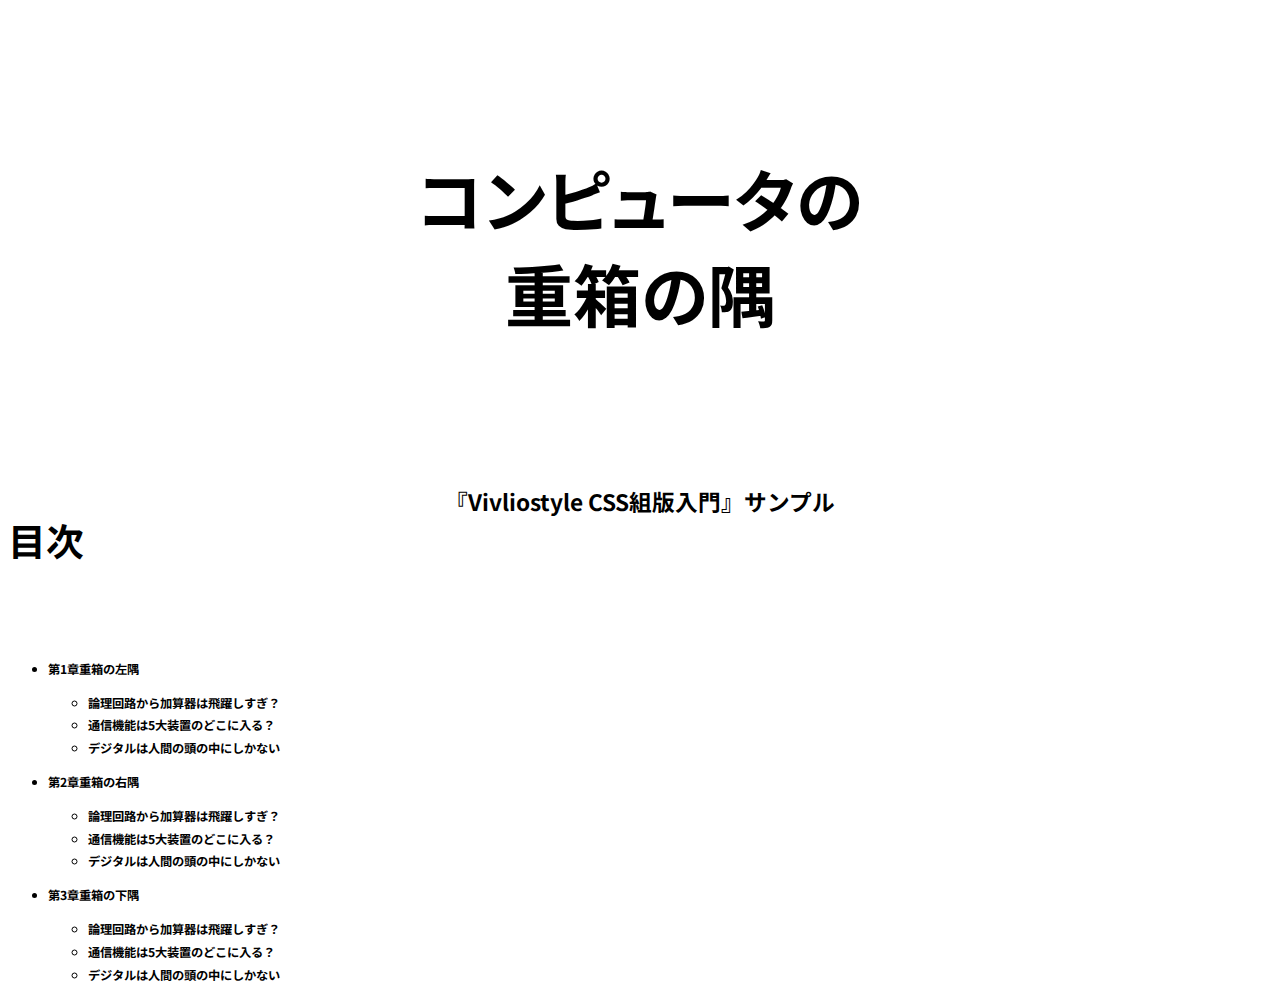
<file: samples/chapter4/0frontmatter.html>
<!doctype html>
<html>
  <head>
    <meta charset="utf-8">
    <title>コンピュータの&#x3C;br>重箱の隅</title>
    <meta name="viewport" content="width=device-width, initial-scale=1">
    <link rel="stylesheet" href="css/sample1.css">
    <link rel="stylesheet" href="css/toc.css">
  </head>
  <body>
    <section class="level1" aria-labelledby="コンピュータのbr重箱の隅">
      <h1 class="chapter" id="コンピュータのbr重箱の隅">コンピュータの<br>重箱の隅</h1>
      <div class="subtitle">『Vivliostyle CSS組版入門』サンプル</div>
      <section class="level2" aria-labelledby="目次">
        <h2 id="目次">目次</h2>
        <nav id="toc" role="doc-toc">
          <ul>
            <li><a class="toc-chapter" href="chapter1.html#h1_1">第1章重箱の左隅</a>
              <ul>
                <li><a class="toc-section" href="chapter1.html#h2_1">論理回路から加算器は飛躍しすぎ？</a></li>
                <li><a class="toc-section" href="chapter1.html#h2_2">通信機能は5大装置のどこに入る？</a></li>
                <li><a class="toc-section" href="chapter1.html#h2_3">デジタルは人間の頭の中にしかない</a></li>
              </ul>
            </li>
            <li><a class="toc-chapter" href="chapter2.html#h1_1">第2章重箱の右隅</a>
              <ul>
                <li><a class="toc-section" href="chapter2.html#h2_1">論理回路から加算器は飛躍しすぎ？</a></li>
                <li><a class="toc-section" href="chapter2.html#h2_2">通信機能は5大装置のどこに入る？</a></li>
                <li><a class="toc-section" href="chapter2.html#h2_3">デジタルは人間の頭の中にしかない</a></li>
              </ul>
            </li>
            <li><a class="toc-chapter" href="chapter3.html#h1_1">第3章重箱の下隅</a>
              <ul>
                <li><a class="toc-section" href="chapter3.html#h2_1">論理回路から加算器は飛躍しすぎ？</a></li>
                <li><a class="toc-section" href="chapter3.html#h2_2">通信機能は5大装置のどこに入る？</a></li>
                <li><a class="toc-section" href="chapter3.html#h2_3">デジタルは人間の頭の中にしかない</a></li>
              </ul>
            </li>
          </ul>
        </nav>
      </section>
    </section>
  </body>
</html>
</file>
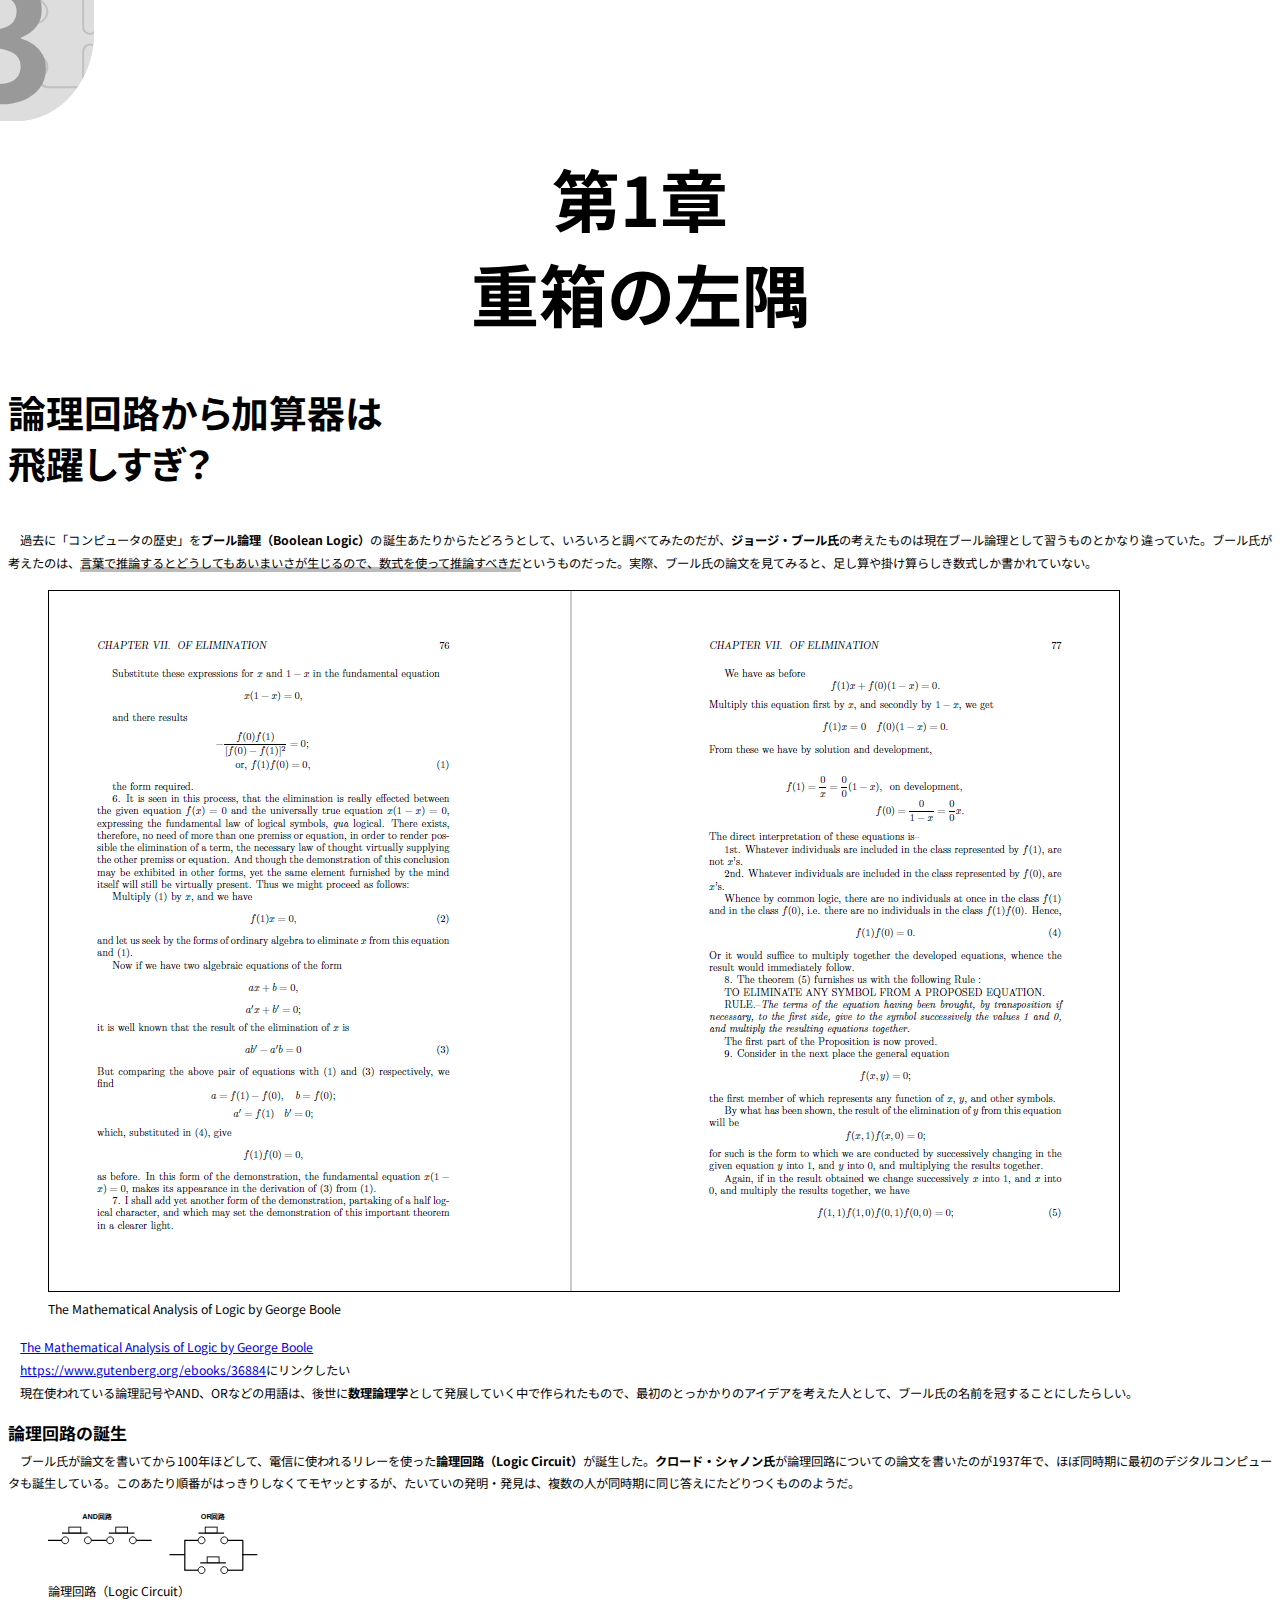
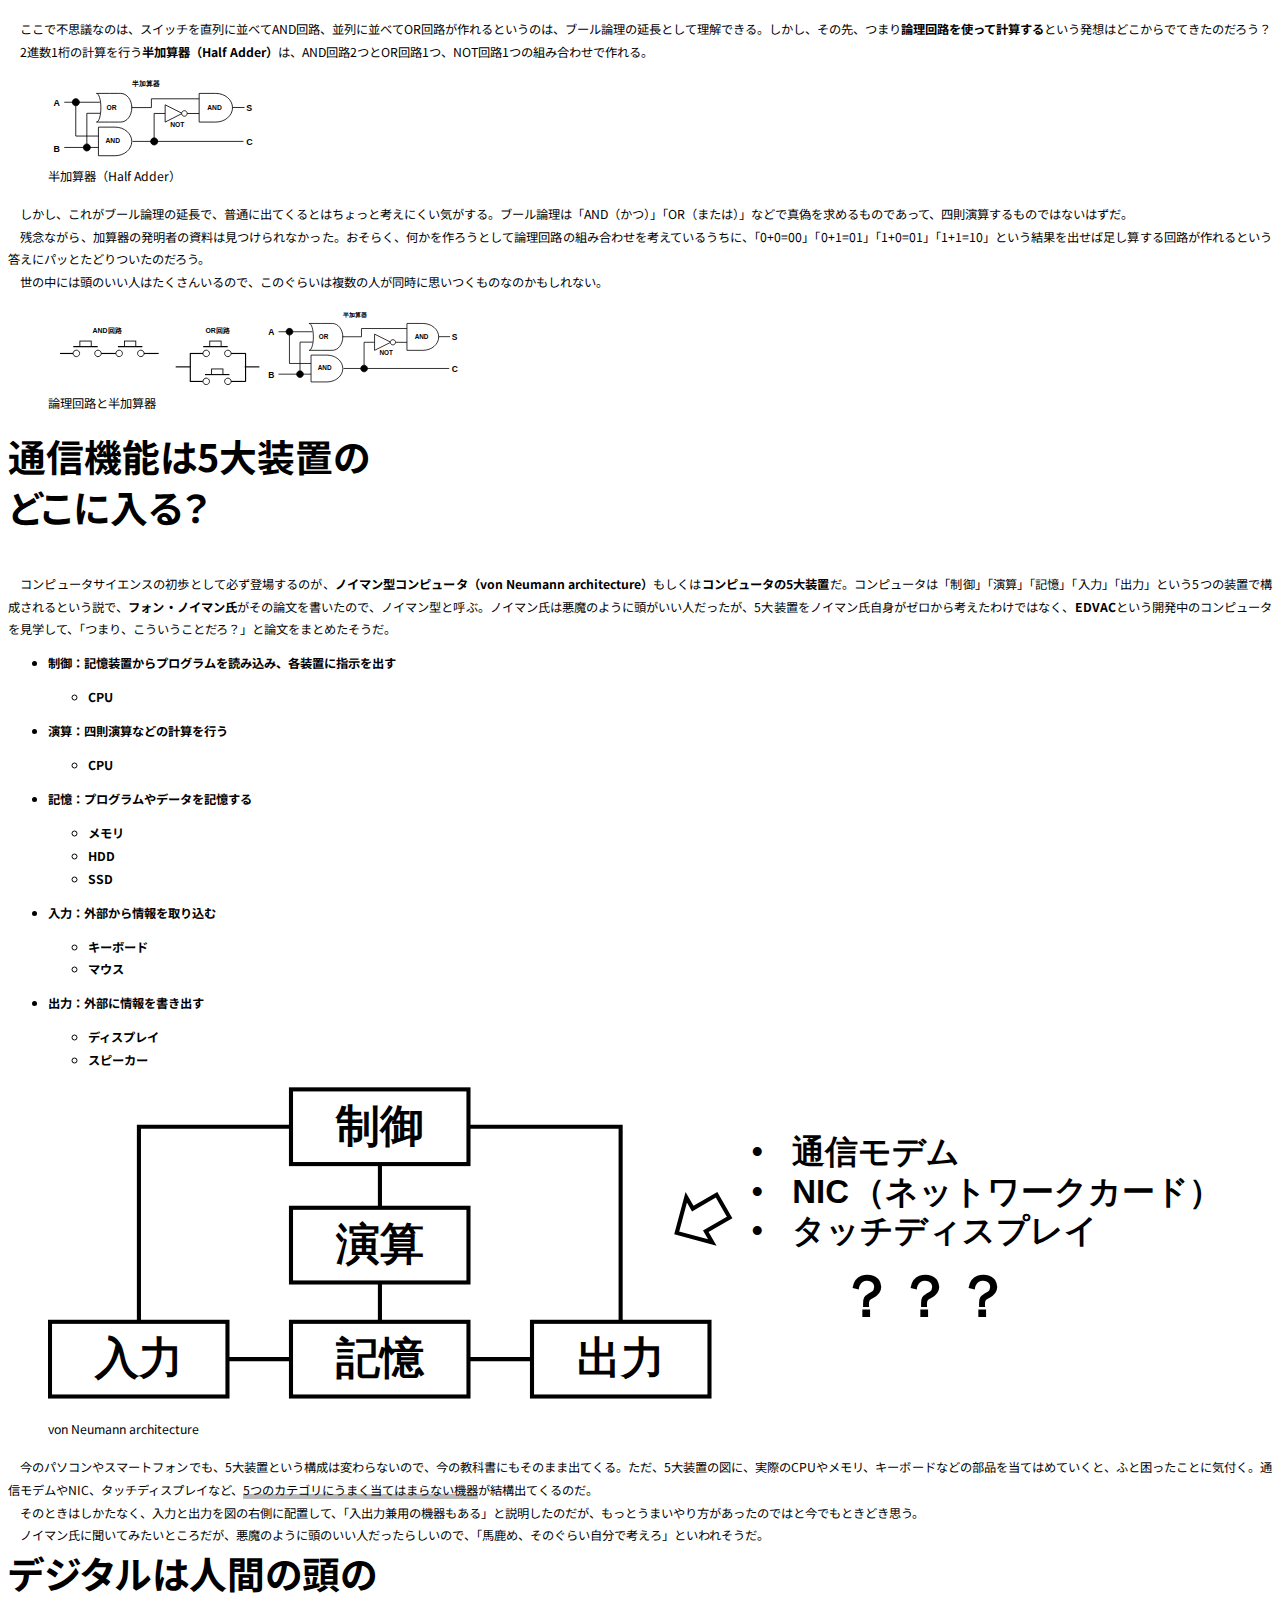
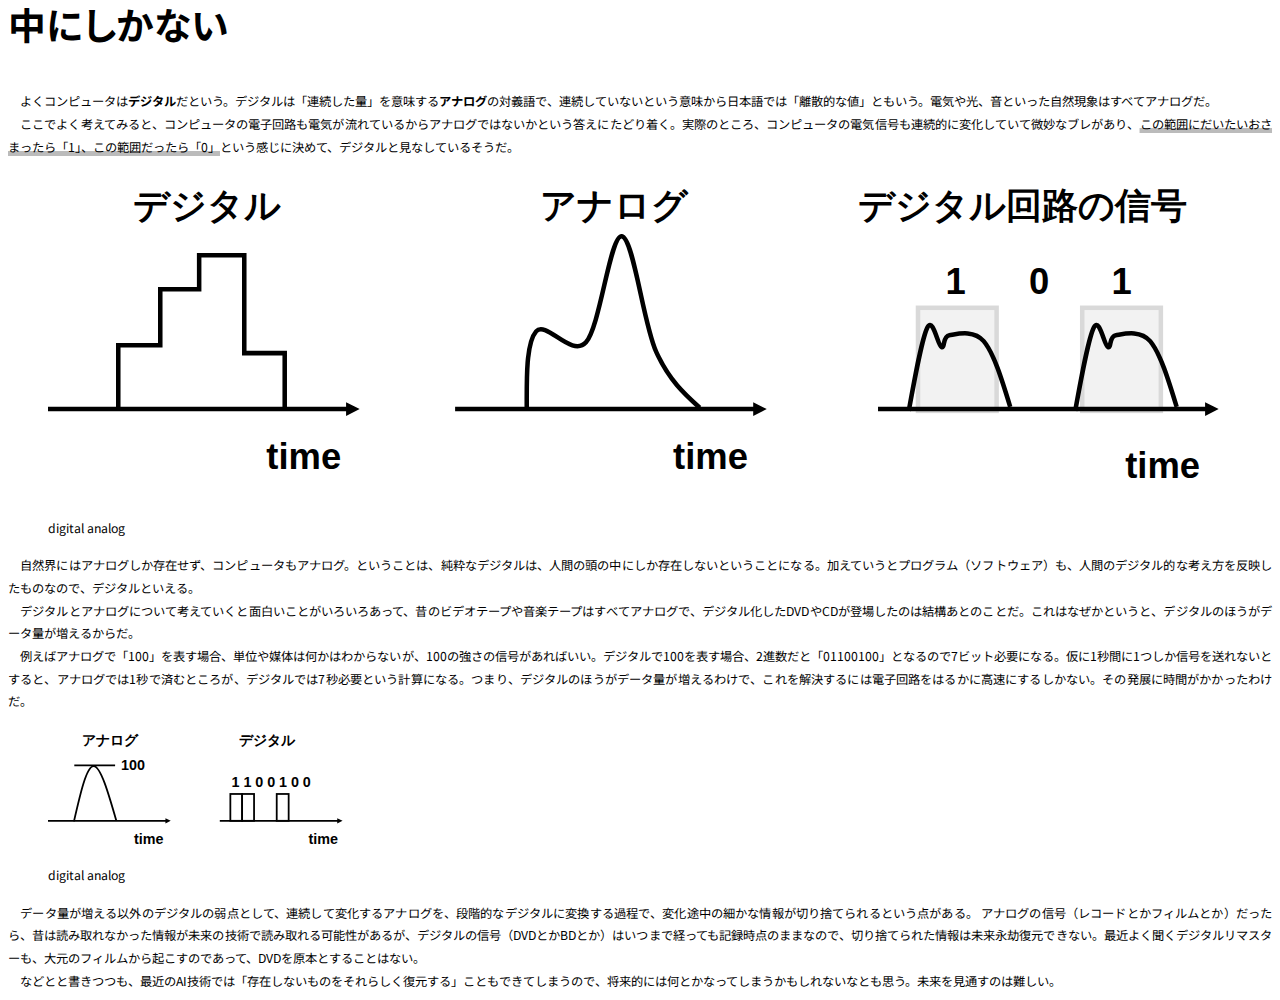
<file: samples/chapter4/chapter1.html>
<!doctype html>
<html>
  <head>
    <meta charset="utf-8">
    <title>第1章&#x3C;br>重箱の左隅</title>
    <meta name="viewport" content="width=device-width, initial-scale=1">
    <link rel="stylesheet" href="css/sample1.css">
  </head>
  <body>
    <section class="level1" aria-labelledby="h1_1">
      <h1 id="h1_1">第1章<br>重箱の左隅</h1>
      <section class="level2" aria-labelledby="h2_1">
        <h2 id="h2_1">論理回路から加算器は飛躍しすぎ？</h2>
        <p>過去に「コンピュータの歴史」を<strong>ブール論理（Boolean Logic）</strong>の誕生あたりからたどろうとして、いろいろと調べてみたのだが、<strong>ジョージ・ブール氏</strong>の考えたものは現在ブール論理として習うものとかなり違っていた。ブール氏が考えたのは、<em>言葉で推論するとどうしてもあいまいさが生じるので、数式を使って推論すべきだ</em>というものだった。実際、ブール氏の論文を見てみると、足し算や掛け算らしき数式しか書かれていない。</p>
        <figure>
          <img src="img/img1-bool.png" alt="The Mathematical Analysis of Logic by George Boole" class="float-bottom">
          <figcaption aria-hidden="true">The Mathematical Analysis of Logic by George Boole</figcaption>
        </figure>
        <p><a href="https://www.gutenberg.org/ebooks/36884">The Mathematical Analysis of Logic by George Boole</a></p>
        <p><a href="https://www.gutenberg.org/ebooks/36884">https://www.gutenberg.org/ebooks/36884</a>にリンクしたい</p>
        <p>現在使われている論理記号やAND、ORなどの用語は、後世に<strong>数理論理学</strong>として発展していく中で作られたもので、最初のとっかかりのアイデアを考えた人として、ブール氏の名前を冠することにしたらしい。</p>
        <section class="level3" aria-labelledby="論理回路の誕生">
          <h3 id="論理回路の誕生">論理回路の誕生</h3>
          <p>ブール氏が論文を書いてから100年ほどして、電信に使われるリレーを使った<strong>論理回路（Logic Circuit）</strong>が誕生した。<strong>クロード・シャノン氏</strong>が論理回路についての論文を書いたのが1937年で、ほぼ同時期に最初のデジタルコンピュータも誕生している。このあたり順番がはっきりしなくてモヤッとするが、たいていの発明・発見は、複数の人が同時期に同じ答えにたどりつくもののようだ。</p>
          <figure>
            <img src="img/img2-logic.svg" alt="論理回路（Logic Circuit）" width="210" class="float-right">
            <figcaption aria-hidden="true">論理回路（Logic Circuit）</figcaption>
          </figure>
          <p>ここで不思議なのは、スイッチを直列に並べてAND回路、並列に並べてOR回路が作れるというのは、ブール論理の延長として理解できる。しかし、その先、つまり<strong>論理回路を使って計算する</strong>という発想はどこからでてきたのだろう？</p>
          <p>2進数1桁の計算を行う<strong>半加算器（Half Adder）</strong>は、AND回路2つとOR回路1つ、NOT回路1つの組み合わせで作れる。</p>
          <figure>
            <img src="img/img3-adder.svg" alt="半加算器（Half Adder）" width="210" class="float-right">
            <figcaption aria-hidden="true">半加算器（Half Adder）</figcaption>
          </figure><!-- この![LWアイコン](img/icon.png){height=20}アイコンはインライン -->
          <p>しかし、これがブール論理の延長で、普通に出てくるとはちょっと考えにくい気がする。ブール論理は「AND（かつ）」「OR（または）」などで真偽を求めるものであって、四則演算するものではないはずだ。</p>
          <p>残念ながら、加算器の発明者の資料は見つけられなかった。おそらく、何かを作ろうとして論理回路の組み合わせを考えているうちに、「0+0=00」「0+1=01」「1+0=01」「1+1=10」という結果を出せば足し算する回路が作れるという答えにパッとたどりついたのだろう。</p>
          <p>世の中には頭のいい人はたくさんいるので、このぐらいは複数の人が同時に思いつくものなのかもしれない。</p>
          <figure>
            <p>
              <img src="img/img2-logic.svg" alt="論理回路（Logic Circuit）" width="200">
              <img src="img/img3-adder.svg" alt="半加算器（Half Adder）" width="200">
            </p>
            <figcaption>論理回路と半加算器</figcaption>
          </figure>
        </section>
      </section>
      <section class="level2" aria-labelledby="h2_2">
        <h2 id="h2_2">通信機能は5大装置のどこに入る？</h2>
        <p>コンピュータサイエンスの初歩として必ず登場するのが、<strong>ノイマン型コンピュータ（von Neumann architecture）</strong>もしくは<strong>コンピュータの5大装置</strong>だ。コンピュータは「制御」「演算」「記憶」「入力」「出力」という5つの装置で構成されるという説で、<strong>フォン・ノイマン氏</strong>がその論文を書いたので、ノイマン型と呼ぶ。ノイマン氏は悪魔のように頭がいい人だったが、5大装置をノイマン氏自身がゼロから考えたわけではなく、<strong>EDVAC</strong>という開発中のコンピュータを見学して、「つまり、こういうことだろ？」と論文をまとめたそうだ。</p>
        <ul>
          <li>制御：記憶装置からプログラムを読み込み、各装置に指示を出す
            <ul>
              <li>CPU</li>
            </ul>
          </li>
          <li>演算：四則演算などの計算を行う
            <ul>
              <li>CPU</li>
            </ul>
          </li>
          <li>記憶：プログラムやデータを記憶する
            <ul>
              <li>メモリ</li>
              <li>HDD</li>
              <li>SSD</li>
            </ul>
          </li>
          <li>入力：外部から情報を取り込む
            <ul>
              <li>キーボード</li>
              <li>マウス</li>
            </ul>
          </li>
          <li>出力：外部に情報を書き出す
            <ul>
              <li>ディスプレイ</li>
              <li>スピーカー</li>
            </ul>
          </li>
        </ul>
        <figure>
          <img src="img/img4-neumann.svg" alt="von Neumann architecture" class="float-bottom">
          <figcaption aria-hidden="true">von Neumann architecture</figcaption>
        </figure>
        <p>今のパソコンやスマートフォンでも、5大装置という構成は変わらないので、今の教科書にもそのまま出てくる。ただ、5大装置の図に、実際のCPUやメモリ、キーボードなどの部品を当てはめていくと、ふと困ったことに気付く。通信モデムやNIC、タッチディスプレイなど、<em>5つのカテゴリにうまく当てはまらない機器</em>が結構出てくるのだ。</p>
        <p>そのときはしかたなく、入力と出力を図の右側に配置して、「入出力兼用の機器もある」と説明したのだが、もっとうまいやり方があったのではと今でもときどき思う。</p>
        <p>ノイマン氏に聞いてみたいところだが、悪魔のように頭のいい人だったらしいので、「馬鹿め、そのぐらい自分で考えろ」といわれそうだ。</p>
      </section>
      <section class="level2" aria-labelledby="h2_3">
        <h2 id="h2_3">デジタルは人間の頭の中にしかない</h2>
        <p>よくコンピュータは<strong>デジタル</strong>だという。デジタルは「連続した量」を意味する<strong>アナログ</strong>の対義語で、連続していないという意味から日本語では「離散的な値」ともいう。電気や光、音といった自然現象はすべてアナログだ。</p>
        <p>ここでよく考えてみると、コンピュータの電子回路も電気が流れているからアナログではないかという答えにたどり着く。実際のところ、コンピュータの電気信号も連続的に変化していて微妙なブレがあり、<em>この範囲にだいたいおさまったら「1」、この範囲だったら「0」</em>という感じに決めて、デジタルと見なしているそうだ。</p>
        <figure>
          <img src="img/img5-digital.svg" alt="digital analog" class="float-bottom">
          <figcaption aria-hidden="true">digital analog</figcaption>
        </figure>
        <p>自然界にはアナログしか存在せず、コンピュータもアナログ。ということは、純粋なデジタルは、人間の頭の中にしか存在しないということになる。加えていうとプログラム（ソフトウェア）も、人間のデジタル的な考え方を反映したものなので、デジタルといえる。</p>
        <p>デジタルとアナログについて考えていくと面白いことがいろいろあって、昔のビデオテープや音楽テープはすべてアナログで、デジタル化したDVDやCDが登場したのは結構あとのことだ。これはなぜかというと、デジタルのほうがデータ量が増えるからだ。</p>
        <p>例えばアナログで「100」を表す場合、単位や媒体は何かはわからないが、100の強さの信号があればいい。デジタルで100を表す場合、2進数だと「01100100」となるので7ビット必要になる。仮に1秒間に1つしか信号を送れないとすると、アナログでは1秒で済むところが、デジタルでは7秒必要という計算になる。つまり、デジタルのほうがデータ量が増えるわけで、これを解決するには電子回路をはるかに高速にするしかない。その発展に時間がかかったわけだ。</p>
        <figure>
          <img src="img/img6-digital2.svg" alt="digital analog" width="300" class="float-bottom">
          <figcaption aria-hidden="true">digital analog</figcaption>
        </figure>
        <p>
          データ量が増える以外のデジタルの弱点として、連続して変化するアナログを、段階的なデジタルに変換する過程で、変化途中の細かな情報が切り捨てられるという点がある。
          アナログの信号（レコードとかフィルムとか）だったら、昔は読み取れなかった情報が未来の技術で読み取れる可能性があるが、デジタルの信号（DVDとかBDとか）はいつまで経っても記録時点のままなので、切り捨てられた情報は未来永劫復元できない。最近よく聞くデジタルリマスターも、大元のフィルムから起こすのであって、DVDを原本とすることはない。
        </p>
        <p>などとと書きつつも、最近のAI技術では「存在しないものをそれらしく復元する」こともできてしまうので、将来的には何とかなってしまうかもしれないなとも思う。未来を見通すのは難しい。</p>
      </section>
    </section>
  </body>
</html>
</file>
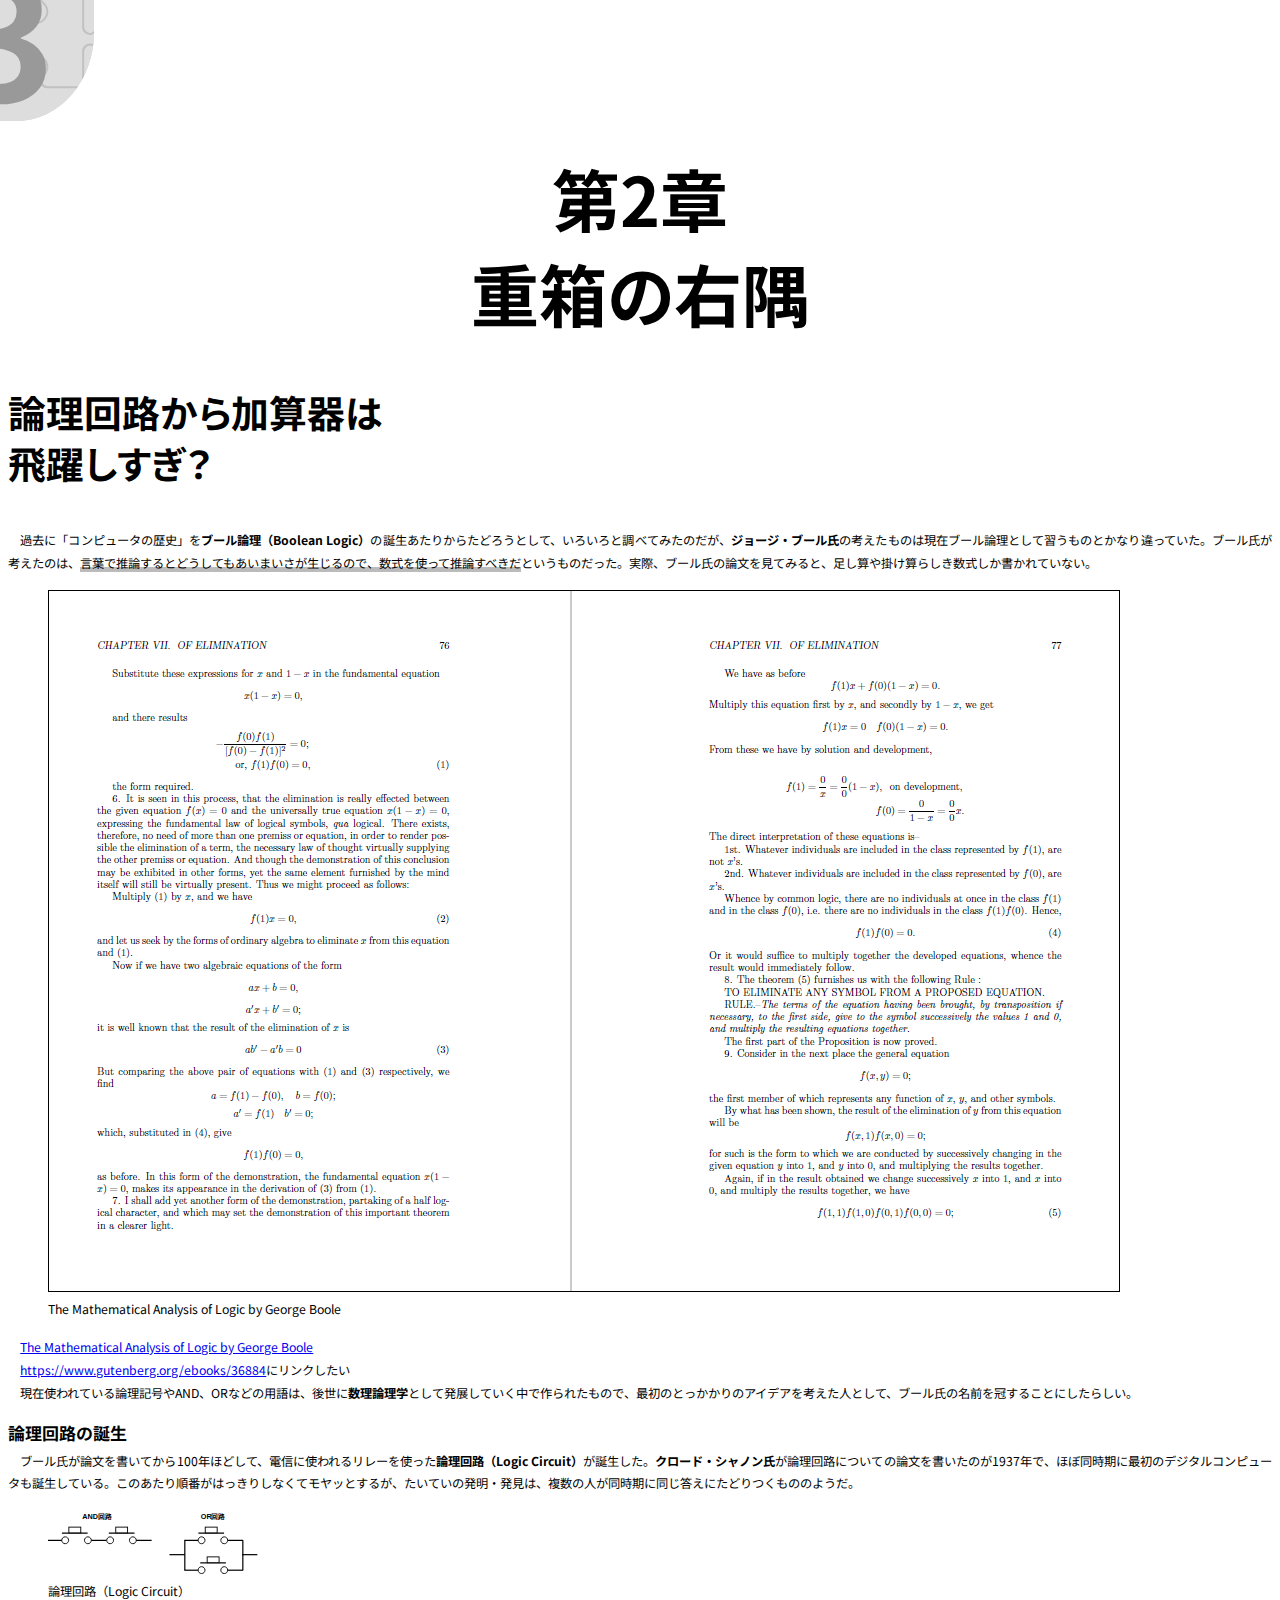
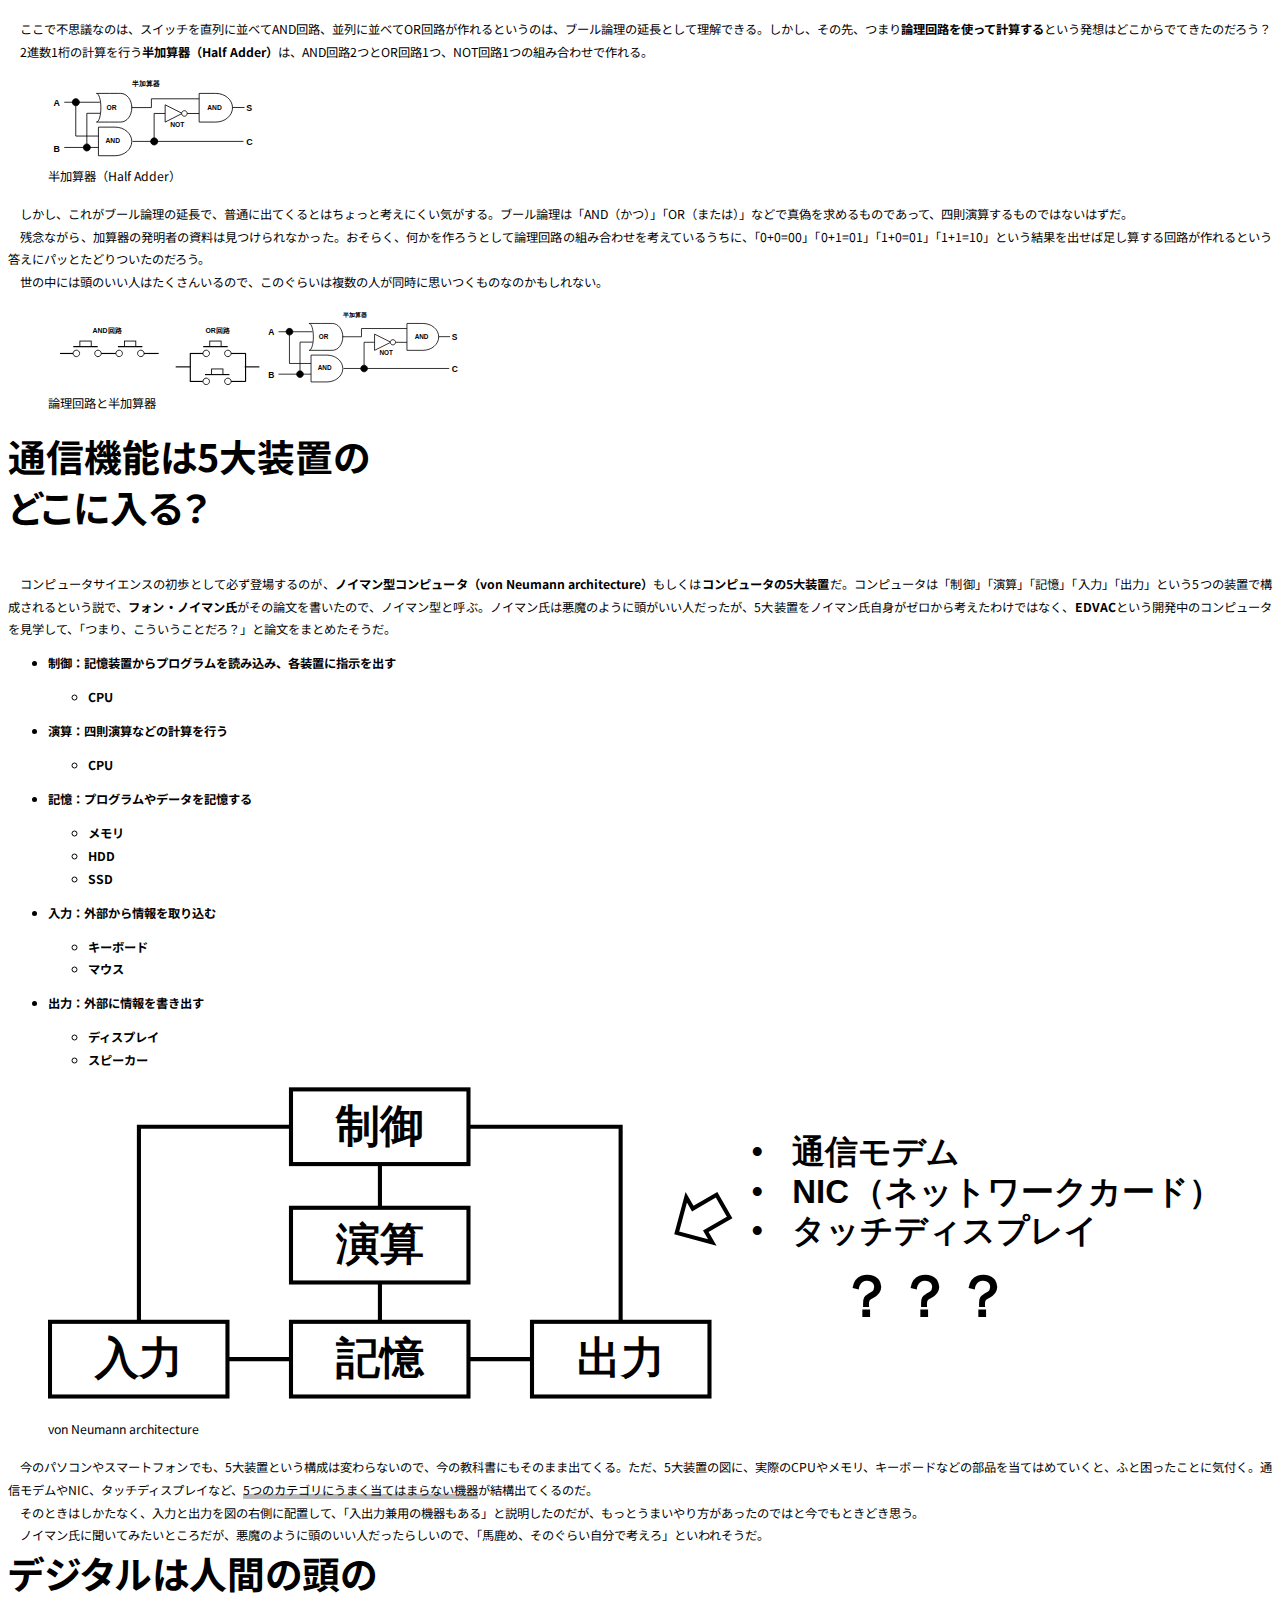
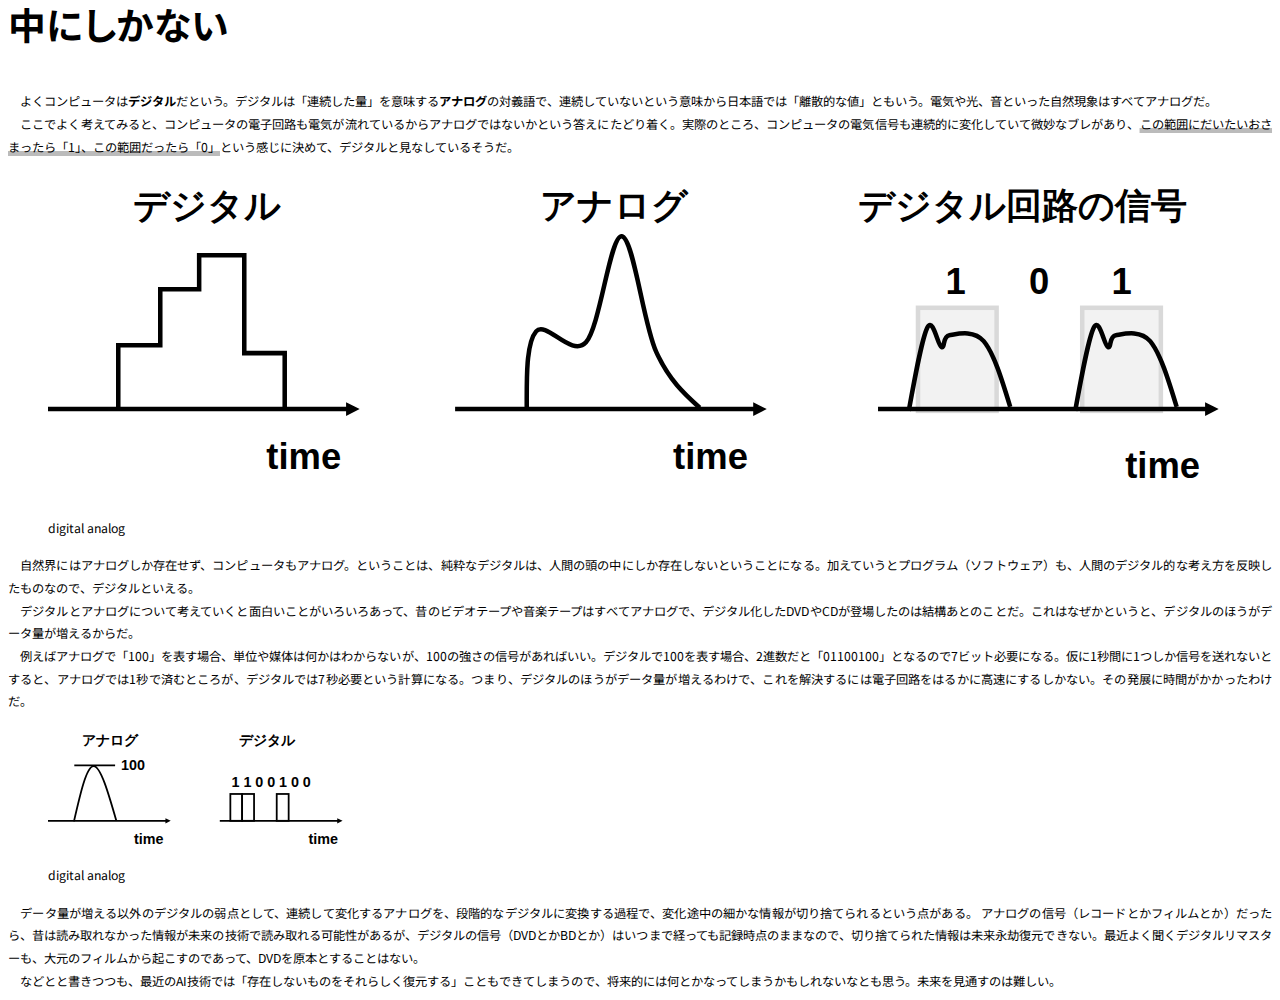
<file: samples/chapter4/chapter2.html>
<!doctype html>
<html>
  <head>
    <meta charset="utf-8">
    <title>第2章&#x3C;br>重箱の右隅</title>
    <meta name="viewport" content="width=device-width, initial-scale=1">
    <link rel="stylesheet" href="css/sample1.css">
  </head>
  <body>
    <section class="level1" aria-labelledby="h1_1">
      <h1 id="h1_1">第2章<br>重箱の右隅</h1>
      <section class="level2" aria-labelledby="h2_1">
        <h2 id="h2_1">論理回路から加算器は飛躍しすぎ？</h2>
        <p>過去に「コンピュータの歴史」を<strong>ブール論理（Boolean Logic）</strong>の誕生あたりからたどろうとして、いろいろと調べてみたのだが、<strong>ジョージ・ブール氏</strong>の考えたものは現在ブール論理として習うものとかなり違っていた。ブール氏が考えたのは、<em>言葉で推論するとどうしてもあいまいさが生じるので、数式を使って推論すべきだ</em>というものだった。実際、ブール氏の論文を見てみると、足し算や掛け算らしき数式しか書かれていない。</p>
        <figure>
          <img src="img/img1-bool.png" alt="The Mathematical Analysis of Logic by George Boole" class="float-bottom">
          <figcaption aria-hidden="true">The Mathematical Analysis of Logic by George Boole</figcaption>
        </figure>
        <p><a href="https://www.gutenberg.org/ebooks/36884">The Mathematical Analysis of Logic by George Boole</a></p>
        <p><a href="https://www.gutenberg.org/ebooks/36884">https://www.gutenberg.org/ebooks/36884</a>にリンクしたい</p>
        <p>現在使われている論理記号やAND、ORなどの用語は、後世に<strong>数理論理学</strong>として発展していく中で作られたもので、最初のとっかかりのアイデアを考えた人として、ブール氏の名前を冠することにしたらしい。</p>
        <section class="level3" aria-labelledby="論理回路の誕生">
          <h3 id="論理回路の誕生">論理回路の誕生</h3>
          <p>ブール氏が論文を書いてから100年ほどして、電信に使われるリレーを使った<strong>論理回路（Logic Circuit）</strong>が誕生した。<strong>クロード・シャノン氏</strong>が論理回路についての論文を書いたのが1937年で、ほぼ同時期に最初のデジタルコンピュータも誕生している。このあたり順番がはっきりしなくてモヤッとするが、たいていの発明・発見は、複数の人が同時期に同じ答えにたどりつくもののようだ。</p>
          <figure>
            <img src="img/img2-logic.svg" alt="論理回路（Logic Circuit）" width="210" class="float-right">
            <figcaption aria-hidden="true">論理回路（Logic Circuit）</figcaption>
          </figure>
          <p>ここで不思議なのは、スイッチを直列に並べてAND回路、並列に並べてOR回路が作れるというのは、ブール論理の延長として理解できる。しかし、その先、つまり<strong>論理回路を使って計算する</strong>という発想はどこからでてきたのだろう？</p>
          <p>2進数1桁の計算を行う<strong>半加算器（Half Adder）</strong>は、AND回路2つとOR回路1つ、NOT回路1つの組み合わせで作れる。</p>
          <figure>
            <img src="img/img3-adder.svg" alt="半加算器（Half Adder）" width="210" class="float-right">
            <figcaption aria-hidden="true">半加算器（Half Adder）</figcaption>
          </figure><!-- この![LWアイコン](img/icon.png){height=20}アイコンはインライン -->
          <p>しかし、これがブール論理の延長で、普通に出てくるとはちょっと考えにくい気がする。ブール論理は「AND（かつ）」「OR（または）」などで真偽を求めるものであって、四則演算するものではないはずだ。</p>
          <p>残念ながら、加算器の発明者の資料は見つけられなかった。おそらく、何かを作ろうとして論理回路の組み合わせを考えているうちに、「0+0=00」「0+1=01」「1+0=01」「1+1=10」という結果を出せば足し算する回路が作れるという答えにパッとたどりついたのだろう。</p>
          <p>世の中には頭のいい人はたくさんいるので、このぐらいは複数の人が同時に思いつくものなのかもしれない。</p>
          <figure>
            <p>
              <img src="img/img2-logic.svg" alt="論理回路（Logic Circuit）" width="200">
              <img src="img/img3-adder.svg" alt="半加算器（Half Adder）" width="200">
            </p>
            <figcaption>論理回路と半加算器</figcaption>
          </figure>
        </section>
      </section>
      <section class="level2" aria-labelledby="h2_2">
        <h2 id="h2_2">通信機能は5大装置のどこに入る？</h2>
        <p>コンピュータサイエンスの初歩として必ず登場するのが、<strong>ノイマン型コンピュータ（von Neumann architecture）</strong>もしくは<strong>コンピュータの5大装置</strong>だ。コンピュータは「制御」「演算」「記憶」「入力」「出力」という5つの装置で構成されるという説で、<strong>フォン・ノイマン氏</strong>がその論文を書いたので、ノイマン型と呼ぶ。ノイマン氏は悪魔のように頭がいい人だったが、5大装置をノイマン氏自身がゼロから考えたわけではなく、<strong>EDVAC</strong>という開発中のコンピュータを見学して、「つまり、こういうことだろ？」と論文をまとめたそうだ。</p>
        <ul>
          <li>制御：記憶装置からプログラムを読み込み、各装置に指示を出す
            <ul>
              <li>CPU</li>
            </ul>
          </li>
          <li>演算：四則演算などの計算を行う
            <ul>
              <li>CPU</li>
            </ul>
          </li>
          <li>記憶：プログラムやデータを記憶する
            <ul>
              <li>メモリ</li>
              <li>HDD</li>
              <li>SSD</li>
            </ul>
          </li>
          <li>入力：外部から情報を取り込む
            <ul>
              <li>キーボード</li>
              <li>マウス</li>
            </ul>
          </li>
          <li>出力：外部に情報を書き出す
            <ul>
              <li>ディスプレイ</li>
              <li>スピーカー</li>
            </ul>
          </li>
        </ul>
        <figure>
          <img src="img/img4-neumann.svg" alt="von Neumann architecture" class="float-bottom">
          <figcaption aria-hidden="true">von Neumann architecture</figcaption>
        </figure>
        <p>今のパソコンやスマートフォンでも、5大装置という構成は変わらないので、今の教科書にもそのまま出てくる。ただ、5大装置の図に、実際のCPUやメモリ、キーボードなどの部品を当てはめていくと、ふと困ったことに気付く。通信モデムやNIC、タッチディスプレイなど、<em>5つのカテゴリにうまく当てはまらない機器</em>が結構出てくるのだ。</p>
        <p>そのときはしかたなく、入力と出力を図の右側に配置して、「入出力兼用の機器もある」と説明したのだが、もっとうまいやり方があったのではと今でもときどき思う。</p>
        <p>ノイマン氏に聞いてみたいところだが、悪魔のように頭のいい人だったらしいので、「馬鹿め、そのぐらい自分で考えろ」といわれそうだ。</p>
      </section>
      <section class="level2" aria-labelledby="h2_3">
        <h2 id="h2_3">デジタルは人間の頭の中にしかない</h2>
        <p>よくコンピュータは<strong>デジタル</strong>だという。デジタルは「連続した量」を意味する<strong>アナログ</strong>の対義語で、連続していないという意味から日本語では「離散的な値」ともいう。電気や光、音といった自然現象はすべてアナログだ。</p>
        <p>ここでよく考えてみると、コンピュータの電子回路も電気が流れているからアナログではないかという答えにたどり着く。実際のところ、コンピュータの電気信号も連続的に変化していて微妙なブレがあり、<em>この範囲にだいたいおさまったら「1」、この範囲だったら「0」</em>という感じに決めて、デジタルと見なしているそうだ。</p>
        <figure>
          <img src="img/img5-digital.svg" alt="digital analog" class="float-bottom">
          <figcaption aria-hidden="true">digital analog</figcaption>
        </figure>
        <p>自然界にはアナログしか存在せず、コンピュータもアナログ。ということは、純粋なデジタルは、人間の頭の中にしか存在しないということになる。加えていうとプログラム（ソフトウェア）も、人間のデジタル的な考え方を反映したものなので、デジタルといえる。</p>
        <p>デジタルとアナログについて考えていくと面白いことがいろいろあって、昔のビデオテープや音楽テープはすべてアナログで、デジタル化したDVDやCDが登場したのは結構あとのことだ。これはなぜかというと、デジタルのほうがデータ量が増えるからだ。</p>
        <p>例えばアナログで「100」を表す場合、単位や媒体は何かはわからないが、100の強さの信号があればいい。デジタルで100を表す場合、2進数だと「01100100」となるので7ビット必要になる。仮に1秒間に1つしか信号を送れないとすると、アナログでは1秒で済むところが、デジタルでは7秒必要という計算になる。つまり、デジタルのほうがデータ量が増えるわけで、これを解決するには電子回路をはるかに高速にするしかない。その発展に時間がかかったわけだ。</p>
        <figure>
          <img src="img/img6-digital2.svg" alt="digital analog" width="300" class="float-bottom">
          <figcaption aria-hidden="true">digital analog</figcaption>
        </figure>
        <p>
          データ量が増える以外のデジタルの弱点として、連続して変化するアナログを、段階的なデジタルに変換する過程で、変化途中の細かな情報が切り捨てられるという点がある。
          アナログの信号（レコードとかフィルムとか）だったら、昔は読み取れなかった情報が未来の技術で読み取れる可能性があるが、デジタルの信号（DVDとかBDとか）はいつまで経っても記録時点のままなので、切り捨てられた情報は未来永劫復元できない。最近よく聞くデジタルリマスターも、大元のフィルムから起こすのであって、DVDを原本とすることはない。
        </p>
        <p>などとと書きつつも、最近のAI技術では「存在しないものをそれらしく復元する」こともできてしまうので、将来的には何とかなってしまうかもしれないなとも思う。未来を見通すのは難しい。</p>
      </section>
    </section>
  </body>
</html>
</file>
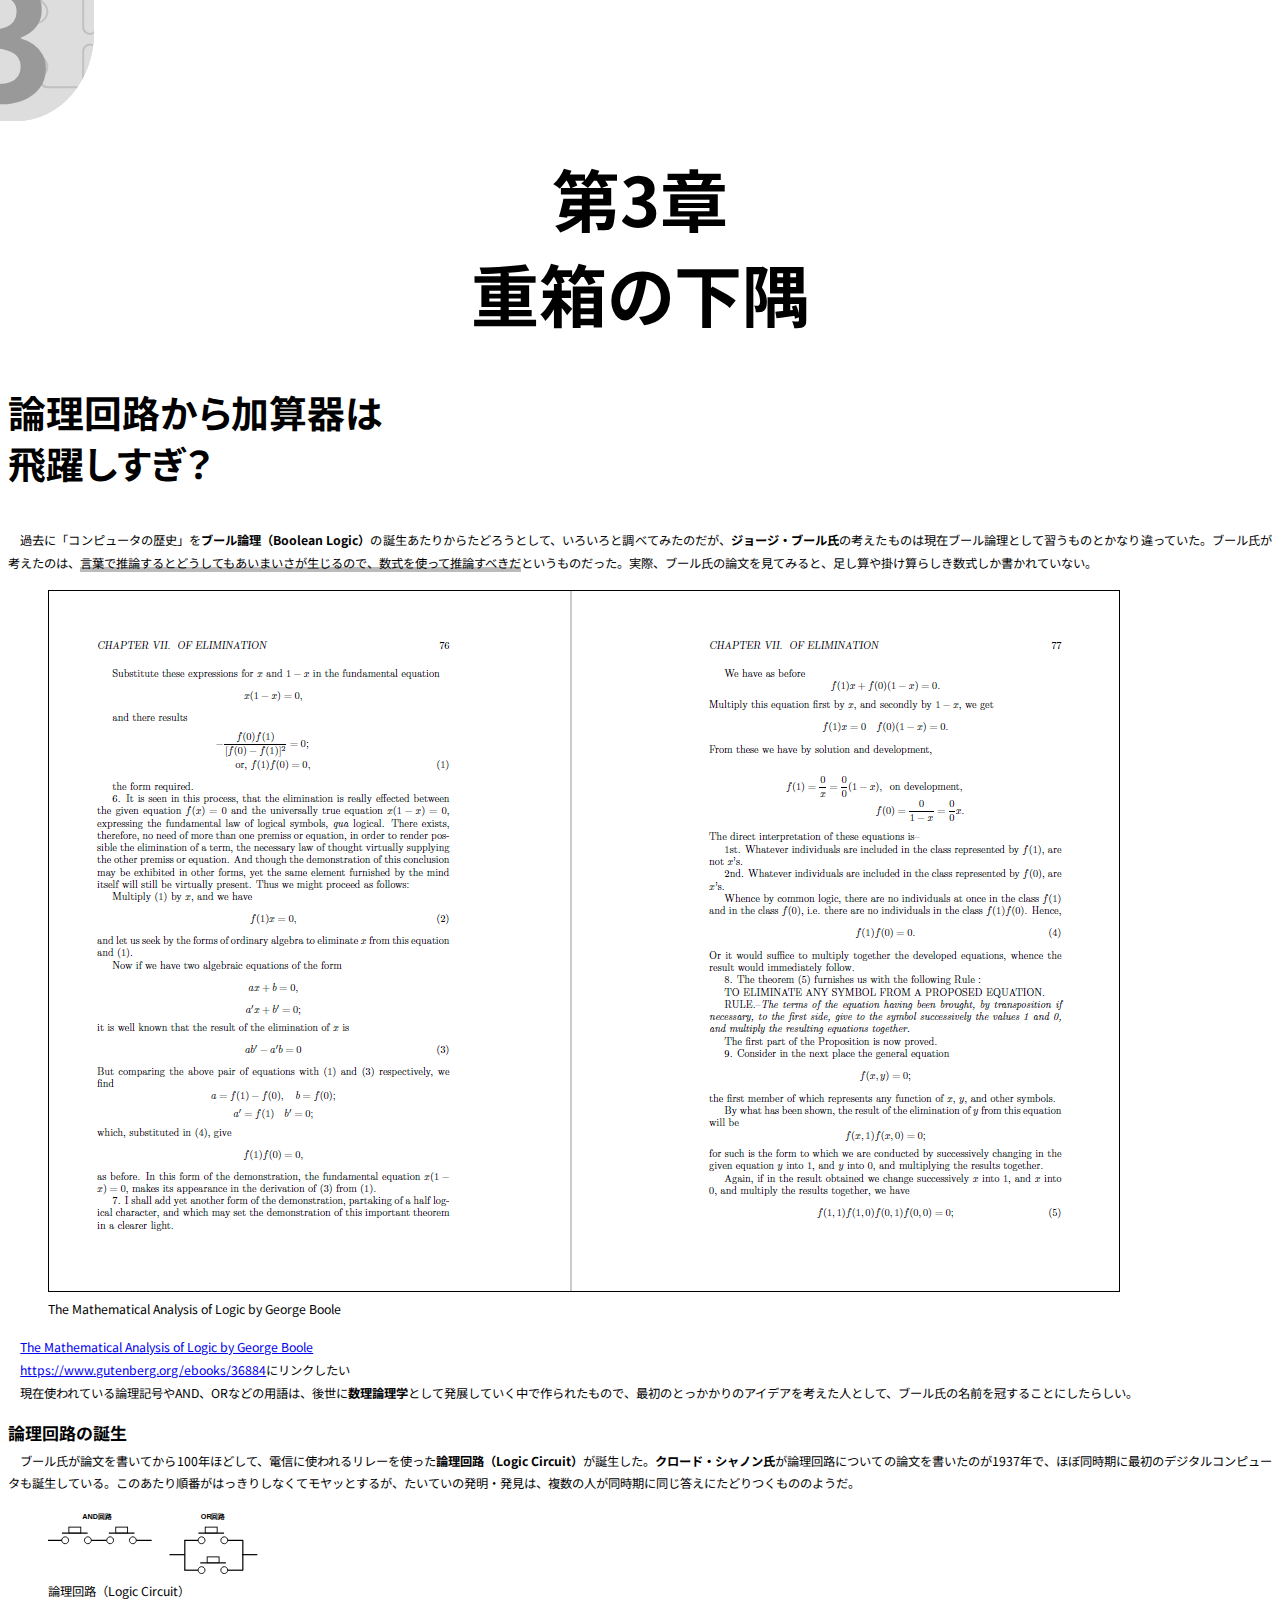
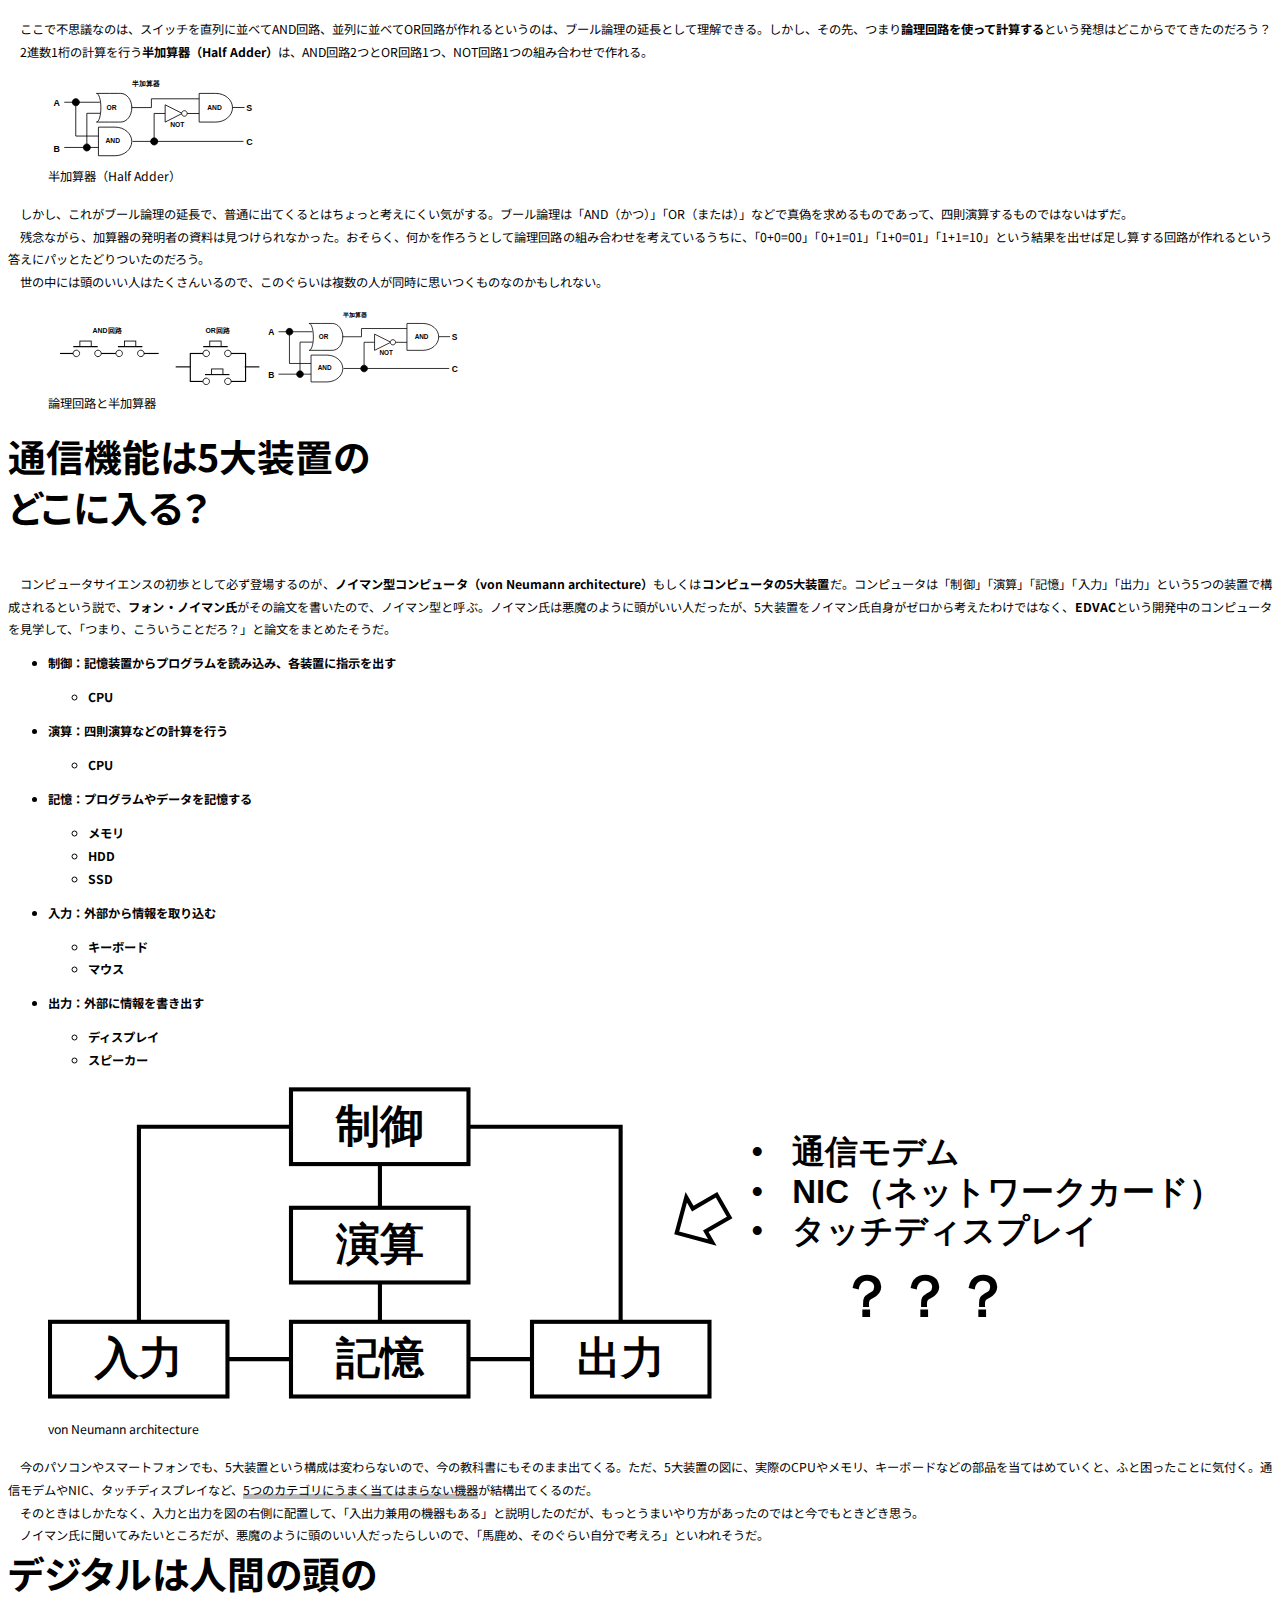
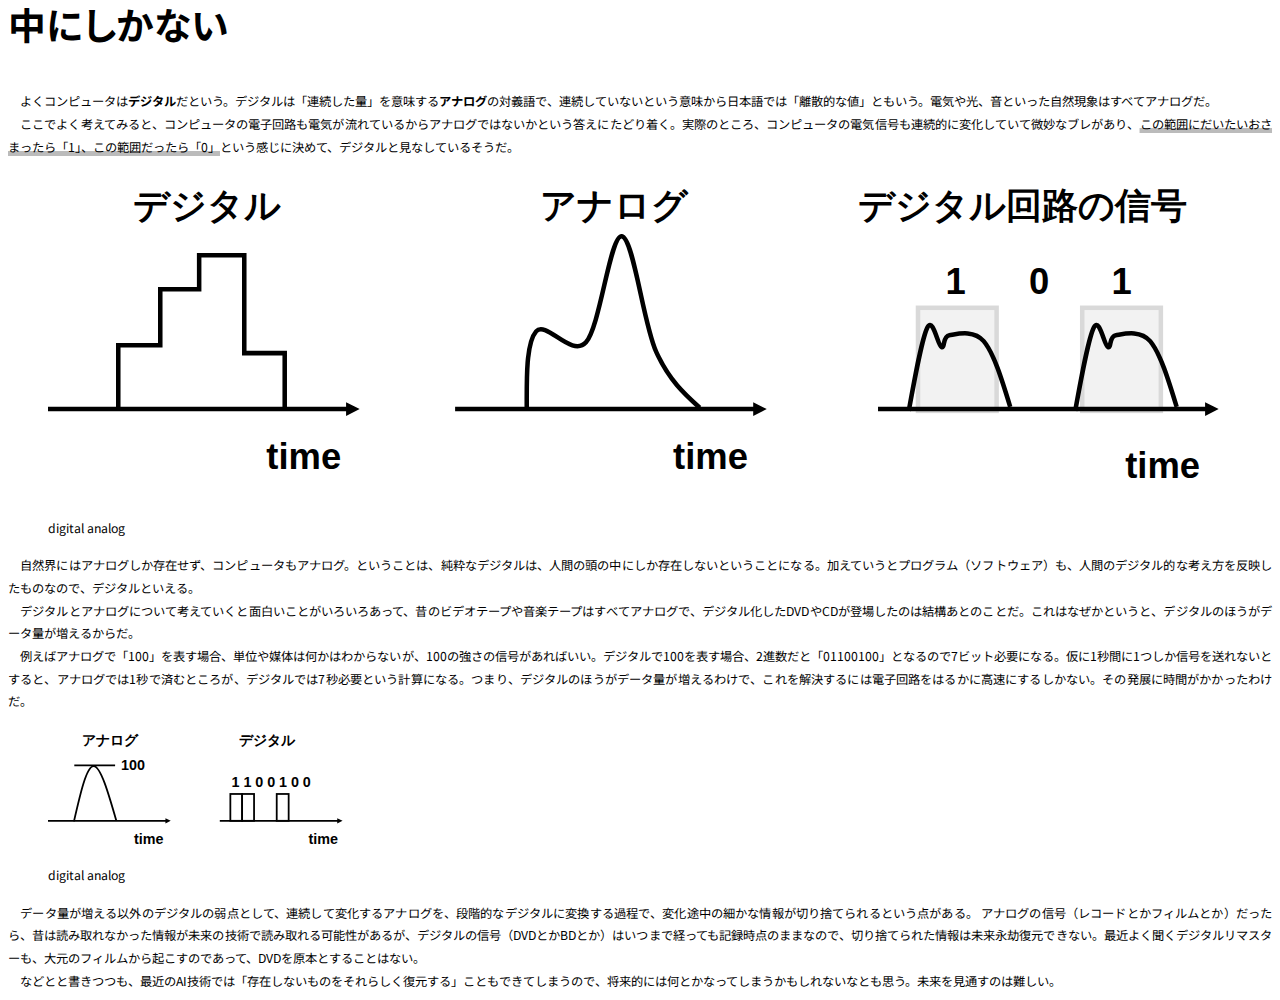
<file: samples/chapter4/chapter3.html>
<!doctype html>
<html>
  <head>
    <meta charset="utf-8">
    <title>第3章&#x3C;br>重箱の下隅</title>
    <meta name="viewport" content="width=device-width, initial-scale=1">
    <link rel="stylesheet" href="css/sample1.css">
  </head>
  <body>
    <section class="level1" aria-labelledby="h1_1">
      <h1 id="h1_1">第3章<br>重箱の下隅</h1>
      <section class="level2" aria-labelledby="h2_1">
        <h2 id="h2_1">論理回路から加算器は飛躍しすぎ？</h2>
        <p>過去に「コンピュータの歴史」を<strong>ブール論理（Boolean Logic）</strong>の誕生あたりからたどろうとして、いろいろと調べてみたのだが、<strong>ジョージ・ブール氏</strong>の考えたものは現在ブール論理として習うものとかなり違っていた。ブール氏が考えたのは、<em>言葉で推論するとどうしてもあいまいさが生じるので、数式を使って推論すべきだ</em>というものだった。実際、ブール氏の論文を見てみると、足し算や掛け算らしき数式しか書かれていない。</p>
        <figure>
          <img src="img/img1-bool.png" alt="The Mathematical Analysis of Logic by George Boole" class="float-bottom">
          <figcaption aria-hidden="true">The Mathematical Analysis of Logic by George Boole</figcaption>
        </figure>
        <p><a href="https://www.gutenberg.org/ebooks/36884">The Mathematical Analysis of Logic by George Boole</a></p>
        <p><a href="https://www.gutenberg.org/ebooks/36884">https://www.gutenberg.org/ebooks/36884</a>にリンクしたい</p>
        <p>現在使われている論理記号やAND、ORなどの用語は、後世に<strong>数理論理学</strong>として発展していく中で作られたもので、最初のとっかかりのアイデアを考えた人として、ブール氏の名前を冠することにしたらしい。</p>
        <section class="level3" aria-labelledby="論理回路の誕生">
          <h3 id="論理回路の誕生">論理回路の誕生</h3>
          <p>ブール氏が論文を書いてから100年ほどして、電信に使われるリレーを使った<strong>論理回路（Logic Circuit）</strong>が誕生した。<strong>クロード・シャノン氏</strong>が論理回路についての論文を書いたのが1937年で、ほぼ同時期に最初のデジタルコンピュータも誕生している。このあたり順番がはっきりしなくてモヤッとするが、たいていの発明・発見は、複数の人が同時期に同じ答えにたどりつくもののようだ。</p>
          <figure>
            <img src="img/img2-logic.svg" alt="論理回路（Logic Circuit）" width="210" class="float-right">
            <figcaption aria-hidden="true">論理回路（Logic Circuit）</figcaption>
          </figure>
          <p>ここで不思議なのは、スイッチを直列に並べてAND回路、並列に並べてOR回路が作れるというのは、ブール論理の延長として理解できる。しかし、その先、つまり<strong>論理回路を使って計算する</strong>という発想はどこからでてきたのだろう？</p>
          <p>2進数1桁の計算を行う<strong>半加算器（Half Adder）</strong>は、AND回路2つとOR回路1つ、NOT回路1つの組み合わせで作れる。</p>
          <figure>
            <img src="img/img3-adder.svg" alt="半加算器（Half Adder）" width="210" class="float-right">
            <figcaption aria-hidden="true">半加算器（Half Adder）</figcaption>
          </figure><!-- この![LWアイコン](img/icon.png){height=20}アイコンはインライン -->
          <p>しかし、これがブール論理の延長で、普通に出てくるとはちょっと考えにくい気がする。ブール論理は「AND（かつ）」「OR（または）」などで真偽を求めるものであって、四則演算するものではないはずだ。</p>
          <p>残念ながら、加算器の発明者の資料は見つけられなかった。おそらく、何かを作ろうとして論理回路の組み合わせを考えているうちに、「0+0=00」「0+1=01」「1+0=01」「1+1=10」という結果を出せば足し算する回路が作れるという答えにパッとたどりついたのだろう。</p>
          <p>世の中には頭のいい人はたくさんいるので、このぐらいは複数の人が同時に思いつくものなのかもしれない。</p>
          <figure>
            <p>
              <img src="img/img2-logic.svg" alt="論理回路（Logic Circuit）" width="200">
              <img src="img/img3-adder.svg" alt="半加算器（Half Adder）" width="200">
            </p>
            <figcaption>論理回路と半加算器</figcaption>
          </figure>
        </section>
      </section>
      <section class="level2" aria-labelledby="h2_2">
        <h2 id="h2_2">通信機能は5大装置のどこに入る？</h2>
        <p>コンピュータサイエンスの初歩として必ず登場するのが、<strong>ノイマン型コンピュータ（von Neumann architecture）</strong>もしくは<strong>コンピュータの5大装置</strong>だ。コンピュータは「制御」「演算」「記憶」「入力」「出力」という5つの装置で構成されるという説で、<strong>フォン・ノイマン氏</strong>がその論文を書いたので、ノイマン型と呼ぶ。ノイマン氏は悪魔のように頭がいい人だったが、5大装置をノイマン氏自身がゼロから考えたわけではなく、<strong>EDVAC</strong>という開発中のコンピュータを見学して、「つまり、こういうことだろ？」と論文をまとめたそうだ。</p>
        <ul>
          <li>制御：記憶装置からプログラムを読み込み、各装置に指示を出す
            <ul>
              <li>CPU</li>
            </ul>
          </li>
          <li>演算：四則演算などの計算を行う
            <ul>
              <li>CPU</li>
            </ul>
          </li>
          <li>記憶：プログラムやデータを記憶する
            <ul>
              <li>メモリ</li>
              <li>HDD</li>
              <li>SSD</li>
            </ul>
          </li>
          <li>入力：外部から情報を取り込む
            <ul>
              <li>キーボード</li>
              <li>マウス</li>
            </ul>
          </li>
          <li>出力：外部に情報を書き出す
            <ul>
              <li>ディスプレイ</li>
              <li>スピーカー</li>
            </ul>
          </li>
        </ul>
        <figure>
          <img src="img/img4-neumann.svg" alt="von Neumann architecture" class="float-bottom">
          <figcaption aria-hidden="true">von Neumann architecture</figcaption>
        </figure>
        <p>今のパソコンやスマートフォンでも、5大装置という構成は変わらないので、今の教科書にもそのまま出てくる。ただ、5大装置の図に、実際のCPUやメモリ、キーボードなどの部品を当てはめていくと、ふと困ったことに気付く。通信モデムやNIC、タッチディスプレイなど、<em>5つのカテゴリにうまく当てはまらない機器</em>が結構出てくるのだ。</p>
        <p>そのときはしかたなく、入力と出力を図の右側に配置して、「入出力兼用の機器もある」と説明したのだが、もっとうまいやり方があったのではと今でもときどき思う。</p>
        <p>ノイマン氏に聞いてみたいところだが、悪魔のように頭のいい人だったらしいので、「馬鹿め、そのぐらい自分で考えろ」といわれそうだ。</p>
      </section>
      <section class="level2" aria-labelledby="h2_3">
        <h2 id="h2_3">デジタルは人間の頭の中にしかない</h2>
        <p>よくコンピュータは<strong>デジタル</strong>だという。デジタルは「連続した量」を意味する<strong>アナログ</strong>の対義語で、連続していないという意味から日本語では「離散的な値」ともいう。電気や光、音といった自然現象はすべてアナログだ。</p>
        <p>ここでよく考えてみると、コンピュータの電子回路も電気が流れているからアナログではないかという答えにたどり着く。実際のところ、コンピュータの電気信号も連続的に変化していて微妙なブレがあり、<em>この範囲にだいたいおさまったら「1」、この範囲だったら「0」</em>という感じに決めて、デジタルと見なしているそうだ。</p>
        <figure>
          <img src="img/img5-digital.svg" alt="digital analog" class="float-bottom">
          <figcaption aria-hidden="true">digital analog</figcaption>
        </figure>
        <p>自然界にはアナログしか存在せず、コンピュータもアナログ。ということは、純粋なデジタルは、人間の頭の中にしか存在しないということになる。加えていうとプログラム（ソフトウェア）も、人間のデジタル的な考え方を反映したものなので、デジタルといえる。</p>
        <p>デジタルとアナログについて考えていくと面白いことがいろいろあって、昔のビデオテープや音楽テープはすべてアナログで、デジタル化したDVDやCDが登場したのは結構あとのことだ。これはなぜかというと、デジタルのほうがデータ量が増えるからだ。</p>
        <p>例えばアナログで「100」を表す場合、単位や媒体は何かはわからないが、100の強さの信号があればいい。デジタルで100を表す場合、2進数だと「01100100」となるので7ビット必要になる。仮に1秒間に1つしか信号を送れないとすると、アナログでは1秒で済むところが、デジタルでは7秒必要という計算になる。つまり、デジタルのほうがデータ量が増えるわけで、これを解決するには電子回路をはるかに高速にするしかない。その発展に時間がかかったわけだ。</p>
        <figure>
          <img src="img/img6-digital2.svg" alt="digital analog" width="300" class="float-bottom">
          <figcaption aria-hidden="true">digital analog</figcaption>
        </figure>
        <p>
          データ量が増える以外のデジタルの弱点として、連続して変化するアナログを、段階的なデジタルに変換する過程で、変化途中の細かな情報が切り捨てられるという点がある。
          アナログの信号（レコードとかフィルムとか）だったら、昔は読み取れなかった情報が未来の技術で読み取れる可能性があるが、デジタルの信号（DVDとかBDとか）はいつまで経っても記録時点のままなので、切り捨てられた情報は未来永劫復元できない。最近よく聞くデジタルリマスターも、大元のフィルムから起こすのであって、DVDを原本とすることはない。
        </p>
        <p>などとと書きつつも、最近のAI技術では「存在しないものをそれらしく復元する」こともできてしまうので、将来的には何とかなってしまうかもしれないなとも思う。未来を見通すのは難しい。</p>
      </section>
    </section>
  </body>
</html>
</file>
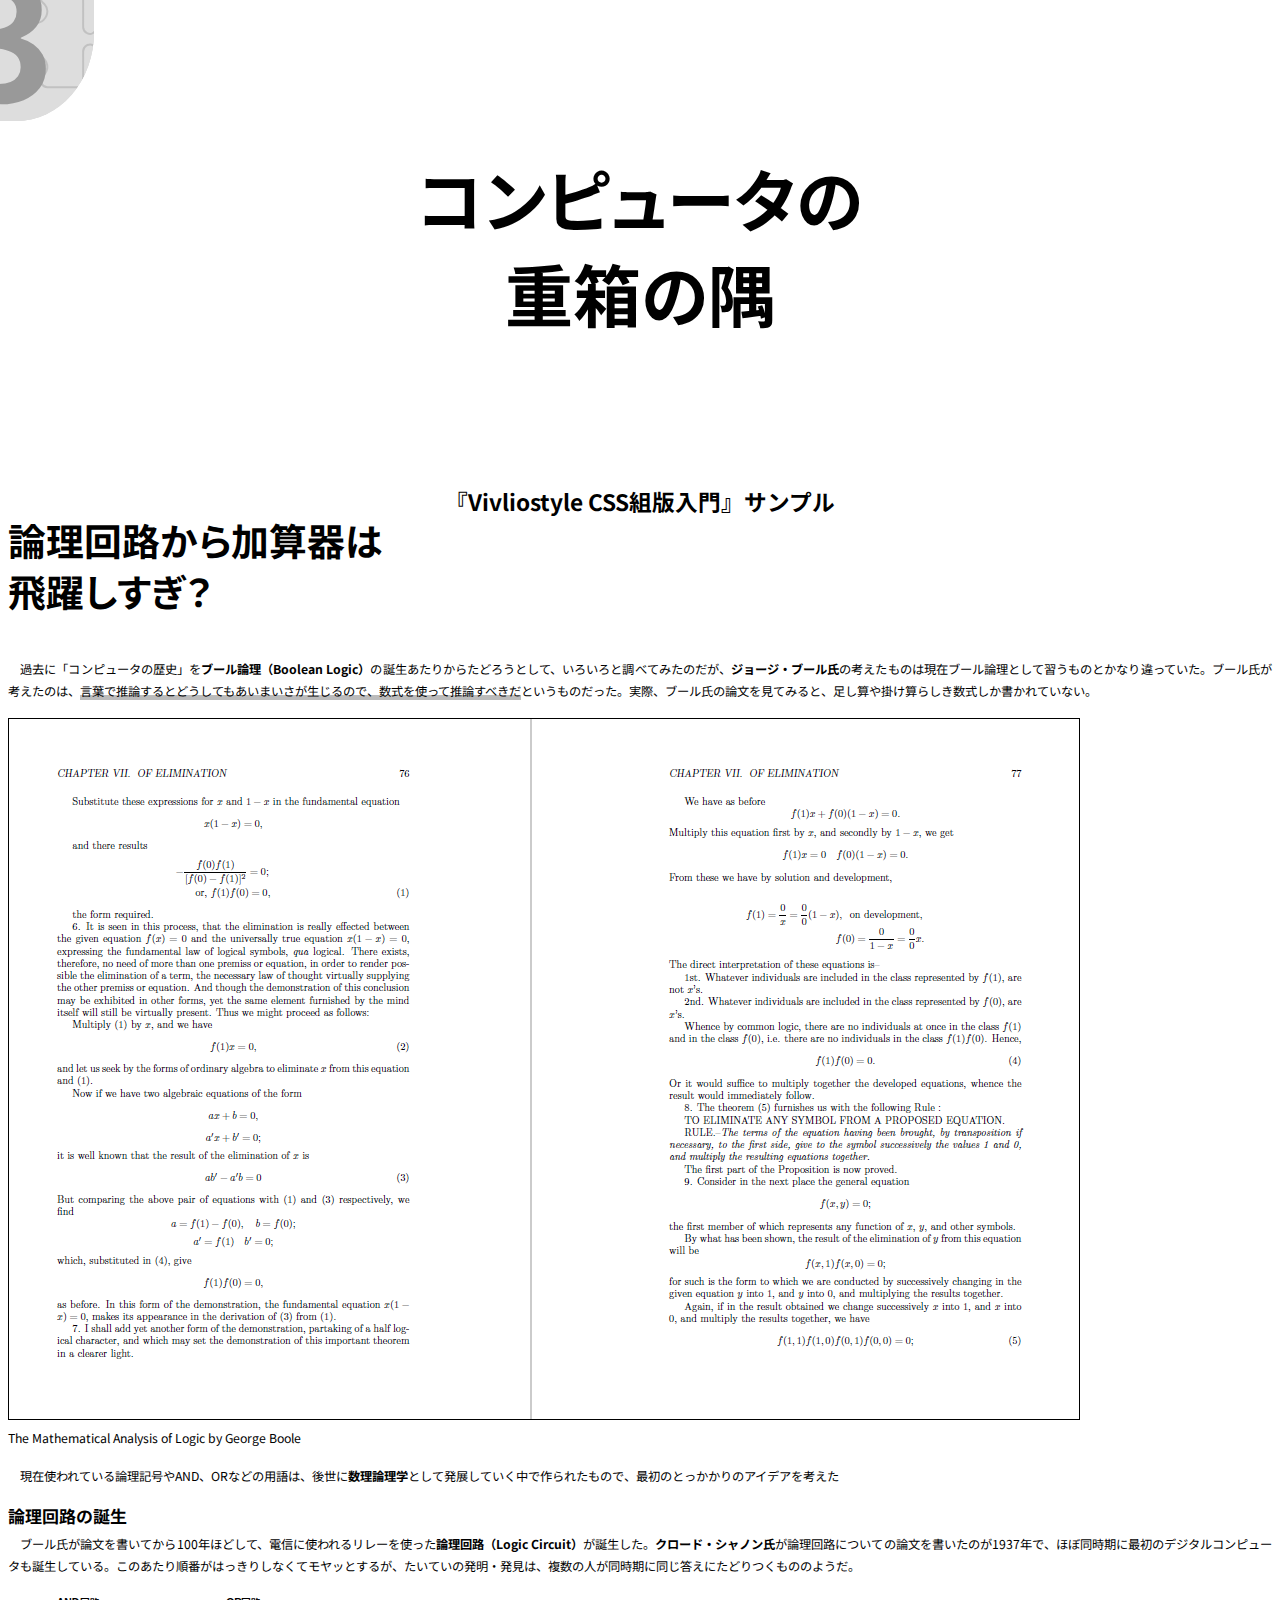
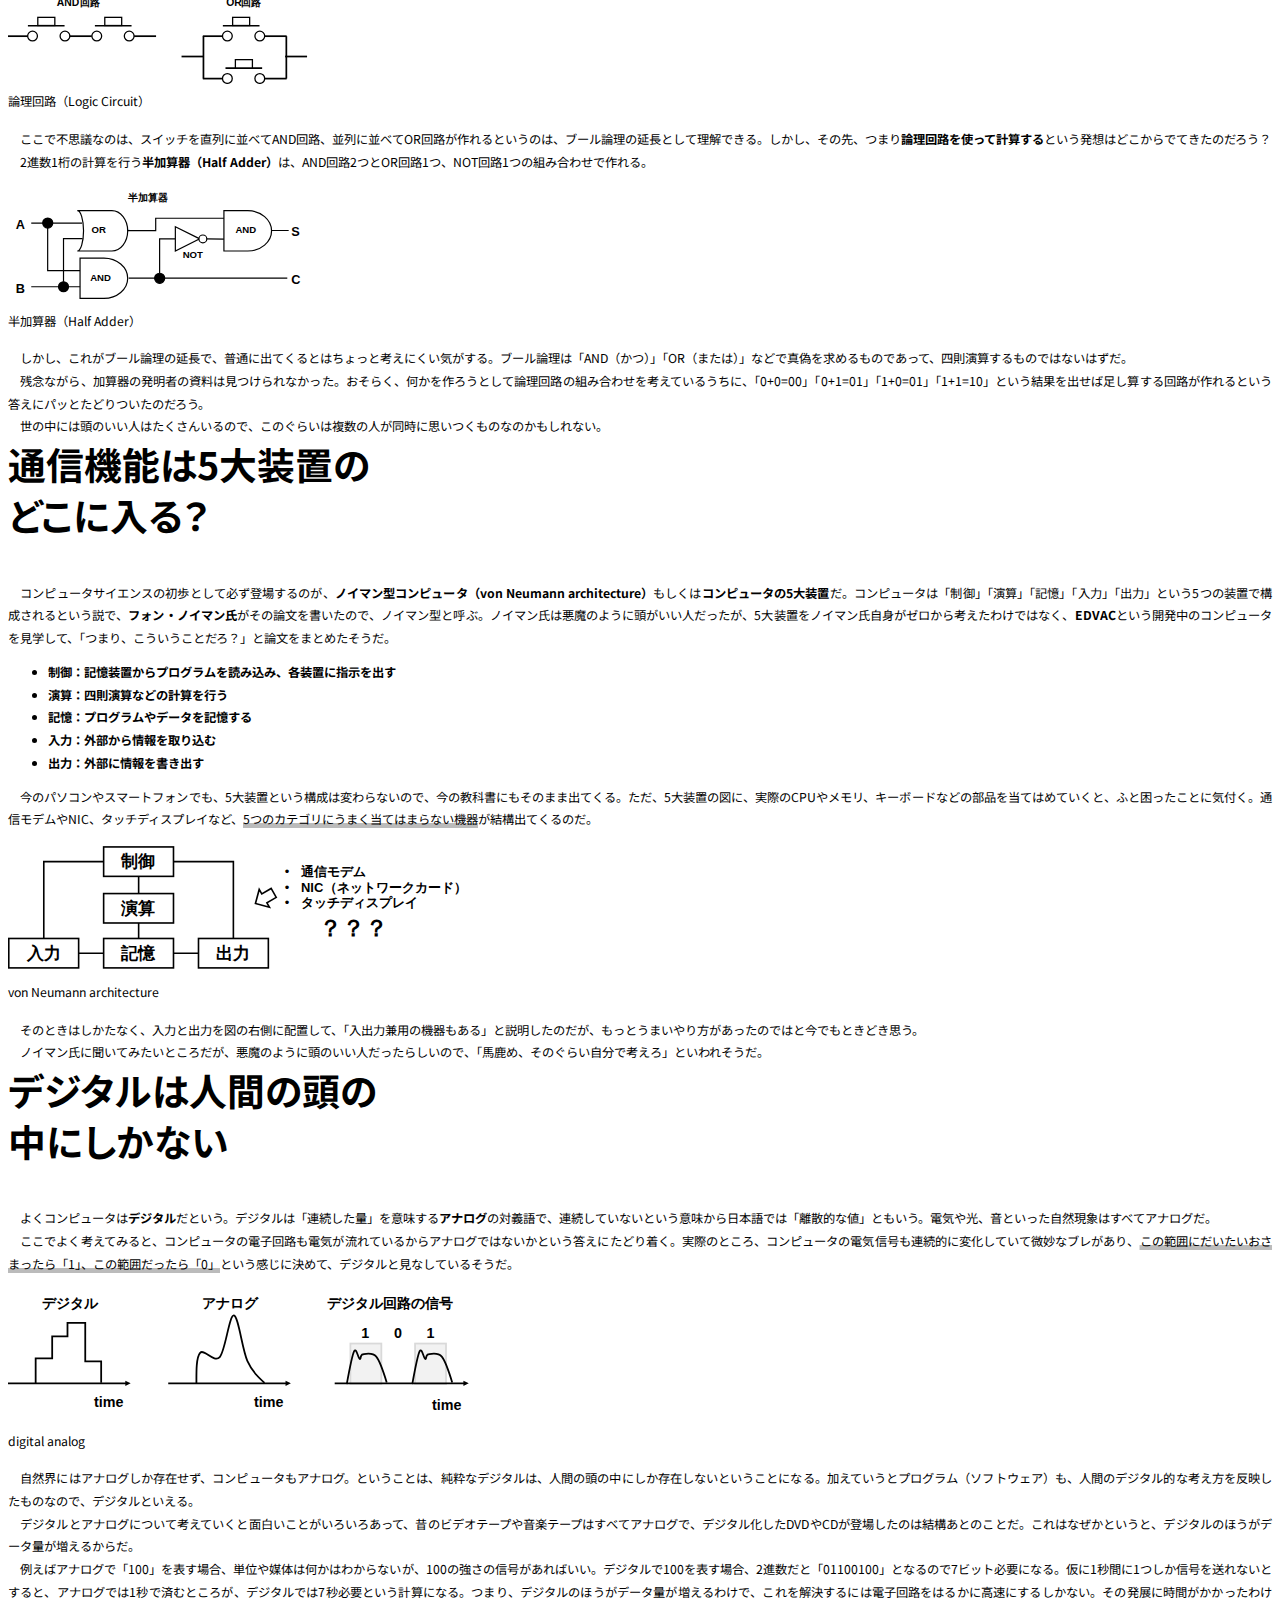
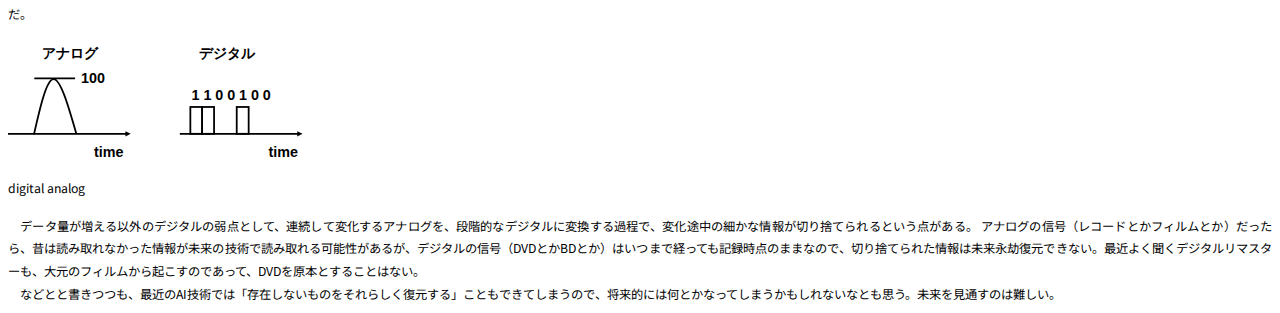
<file: samples/kumihan/sample1.html>
<!DOCTYPE html>
<html>
  <head>
    <meta charset="utf-8" />
    <title>コンピュータの重箱の隅</title>
    <meta name="viewport" content="width=device-width, initial-scale=1" />
    <link rel="stylesheet" href="css/sample1.css" />
  </head>
  <body>
    <h1>コンピュータの<br />重箱の隅</h1>
    <div class="subtitle">『Vivliostyle CSS組版入門』サンプル</div>
    <h2>論理回路から加算器は飛躍しすぎ？</h2>
    <p>過去に「コンピュータの歴史」を<strong>ブール論理（Boolean Logic）</strong>の誕生あたりからたどろうとして、いろいろと調べてみたのだが、<strong>ジョージ・ブール氏</strong>の考えたものは現在ブール論理として習うものとかなり違っていた。ブール氏が考えたのは、<em>言葉で推論するとどうしてもあいまいさが生じるので、数式を使って推論すべきだ</em>というものだった。実際、ブール氏の論文を見てみると、足し算や掛け算らしき数式しか書かれていない。</p>
    <figure>
      <img src="img/img1-bool.png" alt="The Mathematical Analysis of Logic by George Boole" />
      <figcaption aria-hidden="true">The Mathematical Analysis of Logic by George Boole</figcaption>
    </figure>
    <p>現在使われている論理記号やAND、ORなどの用語は、後世に<strong>数理論理学</strong>として発展していく中で作られたもので、最初のとっかかりのアイデアを考えた</p>
    <h3>論理回路の誕生</h3>
    <p>ブール氏が論文を書いてから100年ほどして、電信に使われるリレーを使った<strong>論理回路（Logic Circuit）</strong>が誕生した。<strong>クロード・シャノン氏</strong>が論理回路についての論文を書いたのが1937年で、ほぼ同時期に最初のデジタルコンピュータも誕生している。このあたり順番がはっきりしなくてモヤッとするが、たいていの発明・発見は、複数の人が同時期に同じ答えにたどりつくもののようだ。</p>
    <figure>
      <img src="img/img2-logic.svg" alt="論理回路（Logic Circuit）" width="300" />
      <figcaption aria-hidden="true">論理回路（Logic Circuit）</figcaption>
    </figure>
    <p>ここで不思議なのは、スイッチを直列に並べてAND回路、並列に並べてOR回路が作れるというのは、ブール論理の延長として理解できる。しかし、その先、つまり<strong>論理回路を使って計算する</strong>という発想はどこからでてきたのだろう？</p>
    <p>2進数1桁の計算を行う<strong>半加算器（Half Adder）</strong>は、AND回路2つとOR回路1つ、NOT回路1つの組み合わせで作れる。</p>
    <figure>
      <img src="img/img3-adder.svg" alt="半加算器（Half Adder）" width="300" />
      <figcaption aria-hidden="true">半加算器（Half Adder）</figcaption>
    </figure>
    <p>しかし、これがブール論理の延長で、普通に出てくるとはちょっと考えにくい気がする。ブール論理は「AND（かつ）」「OR（または）」などで真偽を求めるものであって、四則演算するものではないはずだ。</p>
    <p>残念ながら、加算器の発明者の資料は見つけられなかった。おそらく、何かを作ろうとして論理回路の組み合わせを考えているうちに、「0+0=00」「0+1=01」「1+0=01」「1+1=10」という結果を出せば足し算する回路が作れるという答えにパッとたどりついたのだろう。</p>
    <p>世の中には頭のいい人はたくさんいるので、このぐらいは複数の人が同時に思いつくものなのかもしれない。</p>

    <h2>通信機能は5大装置のどこに入る？</h2>
    <p>コンピュータサイエンスの初歩として必ず登場するのが、<strong>ノイマン型コンピュータ（von Neumann architecture）</strong>もしくは<strong>コンピュータの5大装置</strong>だ。コンピュータは「制御」「演算」「記憶」「入力」「出力」という5つの装置で構成されるという説で、<strong>フォン・ノイマン氏</strong>がその論文を書いたので、ノイマン型と呼ぶ。ノイマン氏は悪魔のように頭がいい人だったが、5大装置をノイマン氏自身がゼロから考えたわけではなく、<strong>EDVAC</strong>という開発中のコンピュータを見学して、「つまり、こういうことだろ？」と論文をまとめたそうだ。</p>
    <ul>
      <li>制御：記憶装置からプログラムを読み込み、各装置に指示を出す</li>
      <li>演算：四則演算などの計算を行う</li>
      <li>記憶：プログラムやデータを記憶する</li>
      <li>入力：外部から情報を取り込む</li>
      <li>出力：外部に情報を書き出す</li>
    </ul>
    <p>今のパソコンやスマートフォンでも、5大装置という構成は変わらないので、今の教科書にもそのまま出てくる。ただ、5大装置の図に、実際のCPUやメモリ、キーボードなどの部品を当てはめていくと、ふと困ったことに気付く。通信モデムやNIC、タッチディスプレイなど、<em>5つのカテゴリにうまく当てはまらない機器</em>が結構出てくるのだ。</p>
    <figure>
      <img src="img/img4-neumann.svg" alt="von Neumann architecture" width="466" />
      <figcaption aria-hidden="true">von Neumann architecture</figcaption>
    </figure>
    <p>そのときはしかたなく、入力と出力を図の右側に配置して、「入出力兼用の機器もある」と説明したのだが、もっとうまいやり方があったのではと今でもときどき思う。</p>
    <p>ノイマン氏に聞いてみたいところだが、悪魔のように頭のいい人だったらしいので、「馬鹿め、そのぐらい自分で考えろ」といわれそうだ。</p>

    <h2>デジタルは人間の頭の中にしかない</h2>
    <p>よくコンピュータは<strong>デジタル</strong>だという。デジタルは「連続した量」を意味する<strong>アナログ</strong>の対義語で、連続していないという意味から日本語では「離散的な値」ともいう。電気や光、音といった自然現象はすべてアナログだ。</p>
    <p>ここでよく考えてみると、コンピュータの電子回路も電気が流れているからアナログではないかという答えにたどり着く。実際のところ、コンピュータの電気信号も連続的に変化していて微妙なブレがあり、<em>この範囲にだいたいおさまったら「1」、この範囲だったら「0」</em>という感じに決めて、デジタルと見なしているそうだ。</p>
    <figure>
      <img src="img/img5-digital.svg" alt="digital analog" width="466" />
      <figcaption aria-hidden="true">digital analog</figcaption>
    </figure>
    <p>自然界にはアナログしか存在せず、コンピュータもアナログ。ということは、純粋なデジタルは、人間の頭の中にしか存在しないということになる。加えていうとプログラム（ソフトウェア）も、人間のデジタル的な考え方を反映したものなので、デジタルといえる。</p>
    <p>デジタルとアナログについて考えていくと面白いことがいろいろあって、昔のビデオテープや音楽テープはすべてアナログで、デジタル化したDVDやCDが登場したのは結構あとのことだ。これはなぜかというと、デジタルのほうがデータ量が増えるからだ。</p>
    <p>例えばアナログで「100」を表す場合、単位や媒体は何かはわからないが、100の強さの信号があればいい。デジタルで100を表す場合、2進数だと「01100100」となるので7ビット必要になる。仮に1秒間に1つしか信号を送れないとすると、アナログでは1秒で済むところが、デジタルでは7秒必要という計算になる。つまり、デジタルのほうがデータ量が増えるわけで、これを解決するには電子回路をはるかに高速にするしかない。その発展に時間がかかったわけだ。</p>
    <figure>
      <img src="img/img6-digital2.svg" alt="digital analog" width="300" />
      <figcaption aria-hidden="true">digital analog</figcaption>
    </figure>
    <p>データ量が増える以外のデジタルの弱点として、連続して変化するアナログを、段階的なデジタルに変換する過程で、変化途中の細かな情報が切り捨てられるという点がある。 アナログの信号（レコードとかフィルムとか）だったら、昔は読み取れなかった情報が未来の技術で読み取れる可能性があるが、デジタルの信号（DVDとかBDとか）はいつまで経っても記録時点のままなので、切り捨てられた情報は未来永劫復元できない。最近よく聞くデジタルリマスターも、大元のフィルムから起こすのであって、DVDを原本とすることはない。</p>
    <p>などとと書きつつも、最近のAI技術では「存在しないものをそれらしく復元する」こともできてしまうので、将来的には何とかなってしまうかもしれないなとも思う。未来を見通すのは難しい。</p>
  </body>
</html>
</file>
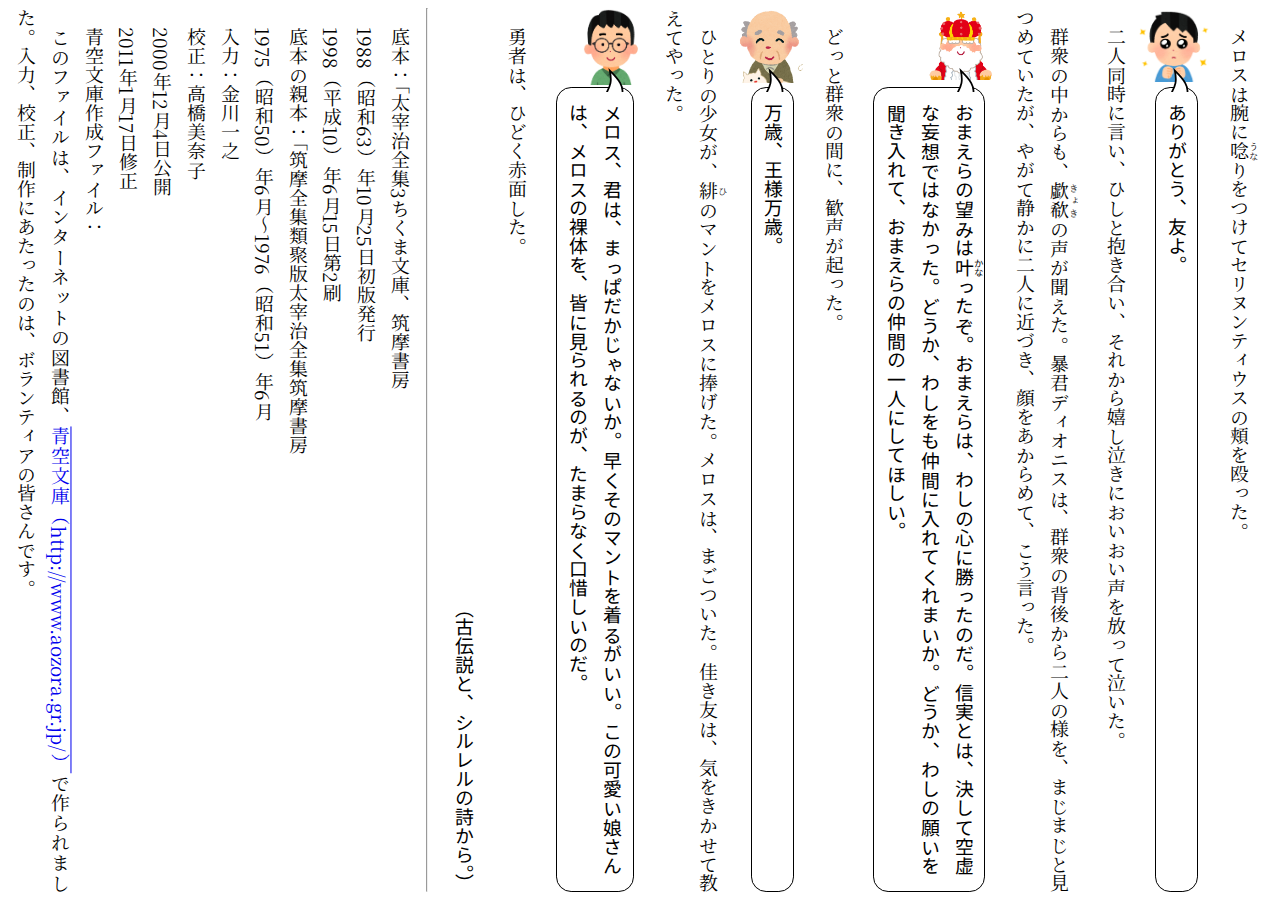
<file: samples/melos/sample5_x_Melos.html>
<!DOCTYPE html>
<html lang="ja">
  <head>
    <meta charset="UTF-8" />
    <meta http-equiv="X-UA-Compatible" content="IE=edge" />
    <meta name="viewport" content="width=device-width, initial-scale=1.0" />
    <link rel="stylesheet" href="css/sample5x-fukitate.css" />
    <title>太宰治 走れメロス</title>
  </head>
  <body>
    <h1 class="title">走れメロス</h1>
    <p class="author">太宰治</p>

    <hr class="pagebreak" />

    <p>
      メロス<img src="img/face_angry_man5.png" alt="メロスの顔" />は激怒した。必ず、かの<ruby><rb>邪智暴虐</rb><rp>（</rp><rt>じゃちぼうぎゃく</rt><rp>）</rp></ruby>の王<img src="img/royal_king_gyokuza.png" alt="王様の顔" />を除かなければならぬと決意した。メロスには政治がわからぬ。メロスは、村の牧人である。笛を吹き、羊と遊んで暮して来た。けれども邪悪に対しては、人一倍に敏感であった。きょう未明メロスは村を出発し、野を越え山越え、十里はなれた<ruby><rb>此</rb><rp>（</rp><rt>こ</rt><rp>）</rp></ruby>のシラクスの市にやって来た。メロスには父も、母も無い。女房も無い。十六の、内気な妹と二人暮しだ。この妹は、村の或る律気な一牧人を、近々、<ruby><rb>花婿</rb><rp>（</rp><rt>はなむこ</rt><rp>）</rp></ruby
      >として迎える事になっていた。結婚式も間近かなのである。メロスは、それゆえ、花嫁の衣裳やら祝宴の御馳走やらを買いに、はるばる市にやって来たのだ。先ず、その品々を買い集め、それから都の大路をぶらぶら歩いた。メロスには竹馬の友があった。セリヌンティウス<img
        src="img/megane_lloyd_man.png"
        alt="セリヌンティウスの顔" />である。今は此のシラクスの市で、石工をしている。その友を、これから訪ねてみるつもりなのだ。久しく逢わなかったのだから、訪ねて行くのが楽しみである。歩いているうちにメロスは、まちの様子を怪しく思った。ひっそりしている。もう既に日も落ちて、まちの暗いのは当りまえだが、けれども、なんだか、夜のせいばかりでは無く、市全体が、やけに寂しい。のんきなメロスも、だんだん不安になって来た。路で逢った若い衆をつかまえて、何かあったのか、二年まえに此の市に来たときは、夜でも皆が歌をうたって、まちは賑やかであった<ruby><rb>筈</rb><rp>（</rp><rt>はず</rt><rp>）</rp></ruby>だが、と質問した。若い衆は、首を振って答えなかった。しばらく歩いて<ruby><rb>老爺</rb><rp>（</rp><rt>ろうや</rt><rp>）</rp></ruby
      >に逢い、こんどはもっと、語勢を強くして質問した。老爺は答えなかった。メロスは両手で老爺のからだをゆすぶって質問を重ねた。老爺は、あたりをはばかる低声で、わずか答えた。
    </p>
    <p class="serif oldman"><span class="hidden-paren">「</span>王様は、人を殺します。<span class="hidden-paren">」</span></p>
    <p class="serif melos"><span class="hidden-paren">「</span>なぜ殺すのだ。<span class="hidden-paren">」</span></p>
    <p class="serif oldman"><span class="hidden-paren">「</span>悪心を抱いている、というのですが、誰もそんな、悪心を持っては居りませぬ。<span class="hidden-paren">」</span></p>
    <p class="serif melos"><span class="hidden-paren">「</span>たくさんの人を殺したのか。<span class="hidden-paren">」</span></p>
    <p class="serif oldman">
      <span class="hidden-paren">「</span>はい、はじめは王様の妹婿さまを。それから、御自身のお<ruby><rb>世嗣</rb><rp>（</rp><rt>よつぎ</rt><rp>）</rp></ruby>を。それから、妹さまを。それから、妹さまの御子さまを。それから、皇后さまを。それから、賢臣のアレキス様を。<span class="hidden-paren">」</span>
    </p>
    <p class="serif melos"><span class="hidden-paren">「</span>おどろいた。国王は乱心か。<span class="hidden-paren">」</span></p>
    <p class="serif oldman"><span class="hidden-paren">「</span>いいえ、乱心ではございませぬ。人を、信ずる事が出来ぬ、というのです。このごろは、臣下の心をも、お疑いになり、少しく派手な暮しをしている者には、人質ひとりずつ差し出すことを命じて居ります。御命令を拒めば十字架にかけられて、殺されます。きょうは、六人殺されました。<span class="hidden-paren">」</span></p>
    <p>聞いて、メロスは激怒した。</p>
    <p class="serif melos">
      <span class="hidden-paren">「</span><ruby><rb>呆</rb><rp>（</rp><rt>あき</rt><rp>）</rp></ruby>れた王だ。生かして置けぬ。<span class="hidden-paren">」</span>
    </p>
    <p>
      メロスは、単純な男であった。買い物を、背負ったままで、のそのそ王城にはいって行った。たちまち彼は、<ruby><rb>巡邏</rb><rp>（</rp><rt>じゅんら</rt><rp>）</rp></ruby>の警吏に捕縛された。調べられて、メロスの懐中からは短剣が出て来たので、騒ぎが大きくなってしまった。メロスは、王の前に引き出された。
    </p>
    <p class="serif king"><span class="hidden-paren">「</span>この短刀で何をするつもりであったか。言え！<span class="hidden-paren">」</span></p>
    <p>
      暴君ディオニスは静かに、けれども威厳を<ruby><rb>以</rb><rp>（</rp><rt>もっ</rt><rp>）</rp></ruby>て問いつめた。その王の顔は<ruby><rb>蒼白</rb><rp>（</rp><rt>そうはく</rt><rp>）</rp></ruby>で、<ruby><rb>眉間</rb><rp>（</rp><rt>みけん</rt><rp>）</rp></ruby>の<ruby><rb>皺</rb><rp>（</rp><rt>しわ</rt><rp>）</rp></ruby>は、刻み込まれたように深かった。
    </p>
    <p class="serif melos"><span class="hidden-paren">「</span>市を暴君の手から救うのだ。<span class="hidden-paren">」</span></p>
    <p>とメロスは悪びれずに答えた。</p>
    <p class="serif king"><span class="hidden-paren">「</span>おまえがか？<span class="hidden-paren">」</span></p>
    <p>
      王は、<ruby><rb>憫笑</rb><rp>（</rp><rt>びんしょう</rt><rp>）</rp></ruby>した。
    </p>
    <p class="serif king"><span class="hidden-paren">「</span>仕方の無いやつじゃ。おまえには、わしの孤独がわからぬ。<span class="hidden-paren">」</span></p>
    <p class="serif melos"><span class="hidden-paren">「</span>言うな！<span class="hidden-paren">」</span></p>
    <p>
      とメロスは、いきり立って<ruby><rb>反駁</rb><rp>（</rp><rt>はんばく</rt><rp>）</rp></ruby>した。
    </p>
    <p class="serif melos"><span class="hidden-paren">「</span>人の心を疑うのは、最も恥ずべき悪徳だ。王は、民の忠誠をさえ疑って居られる。<span class="hidden-paren">」</span></p>
    <p class="serif king"><span class="hidden-paren">「</span>疑うのが、正当の心構えなのだと、わしに教えてくれたのは、おまえたちだ。人の心は、あてにならない。人間は、もともと私慾のかたまりさ。信じては、ならぬ。<span class="hidden-paren">」</span></p>
    <p>
      暴君は落着いて<ruby><rb>呟</rb><rp>（</rp><rt>つぶや</rt><rp>）</rp></ruby>き、ほっと<ruby><rb>溜息</rb><rp>（</rp><rt>ためいき</rt><rp>）</rp></ruby>をついた。
    </p>
    <p class="serif king"><span class="hidden-paren">「</span>わしだって、平和を望んでいるのだが。<span class="hidden-paren">」</span></p>
    <p class="serif melos"><span class="hidden-paren">「</span>なんの為の平和だ。自分の地位を守る為か。<span class="hidden-paren">」</span></p>
    <p>こんどはメロスが嘲笑した。</p>
    <p class="serif melos"><span class="hidden-paren">「</span>罪の無い人を殺して、何が平和だ。<span class="hidden-paren">」</span></p>
    <p class="serif king">
      <span class="hidden-paren">「</span>だまれ、<ruby><rb>下賤</rb><rp>（</rp><rt>げせん</rt><rp>）</rp></ruby>の者。<span class="hidden-paren">」</span>
    </p>
    <p>王は、さっと顔を挙げて報いた。</p>
    <p class="serif king">
      <span class="hidden-paren">「</span>口では、どんな清らかな事でも言える。わしには、人の腹綿の奥底が見え透いてならぬ。おまえだって、いまに、<ruby><rb>磔</rb><rp>（</rp><rt>はりつけ</rt><rp>）</rp></ruby>になってから、泣いて<ruby><rb>詫</rb><rp>（</rp><rt>わ</rt><rp>）</rp></ruby>びたって聞かぬぞ。<span class="hidden-paren">」</span>
    </p>
    <p class="serif melos">
      <span class="hidden-paren">「</span>ああ、王は<ruby><rb>悧巧</rb><rp>（</rp><rt>りこう</rt><rp>）</rp></ruby>だ。<ruby><rb>自惚</rb><rp>（</rp><rt>うぬぼ</rt><rp>）</rp></ruby>れているがよい。私は、ちゃんと死ぬる覚悟で居るのに。命乞いなど決してしない。ただ、――<span class="hidden-paren">」</span>
    </p>
    <p>と言いかけて、メロスは足もとに視線を落し瞬時ためらい、</p>
    <p class="serif melos pien"><span class="hidden-paren">「</span>ただ、私に情をかけたいつもりなら、処刑までに三日間の日限を与えて下さい。たった一人の妹に、亭主を持たせてやりたいのです。三日のうちに、私は村で結婚式を挙げさせ、必ず、ここへ帰って来ます。<span class="hidden-paren">」</span></p>
    <p class="serif king"><span class="hidden-paren">「</span>ばかな。<span class="hidden-paren">」</span></p>
    <p>
      と暴君は、<ruby><rb>嗄</rb><rp>（</rp><rt>しわが</rt><rp>）</rp></ruby>れた声で低く笑った。
    </p>
    <p class="serif king">
      <span class="hidden-paren">「</span>とんでもない<ruby><rb>嘘</rb><rp>（</rp><rt>うそ</rt><rp>）</rp></ruby>を言うわい。逃がした小鳥が帰って来るというのか。<span class="hidden-paren">」</span>
    </p>
    <p class="serif melos pien"><span class="hidden-paren">「</span>そうです。帰って来るのです。<span class="hidden-paren">」</span></p>
    <p>メロスは必死で言い張った。</p>
    <p class="serif melos pien"><span class="hidden-paren">「</span>私は約束を守ります。私を、三日間だけ許して下さい。妹が、私の帰りを待っているのだ。そんなに私を信じられないならば、よろしい、この市にセリヌンティウスという石工がいます。私の無二の友人だ。あれを、人質としてここに置いて行こう。私が逃げてしまって、三日目の日暮まで、ここに帰って来なかったら、あの友人を絞め殺して下さい。たのむ、そうして下さい。<span class="hidden-paren">」</span></p>
    <p>
      それを聞いて王は、残虐な気持で、そっと<ruby><rb>北叟笑</rb><rp>（</rp><rt>ほくそえ</rt><rp>）</rp></ruby>んだ。生意気なことを言うわい。どうせ帰って来ないにきまっている。この嘘つきに<ruby><rb>騙</rb><rp>（</rp><rt>だま</rt><rp>）</rp></ruby>された振りして、放してやるのも面白い。そうして身代りの男を、三日目に殺してやるのも気味がいい。人は、これだから信じられぬと、わしは悲しい顔して、その身代りの男を磔刑に処してやるのだ。世の中の、正直者とかいう<ruby><rb>奴輩</rb><rp>（</rp><rt>やつばら</rt><rp>）</rp></ruby>にうんと見せつけてやりたいものさ。
    </p>
    <p class="serif king"><span class="hidden-paren">「</span>願いを、聞いた。その身代りを呼ぶがよい。三日目には日没までに帰って来い。おくれたら、その身代りを、きっと殺すぞ。ちょっとおくれて来るがいい。おまえの罪は、永遠にゆるしてやろうぞ。<span class="hidden-paren">」</span></p>
    <p class="serif melos"><span class="hidden-paren">「</span>なに、何をおっしゃる。<span class="hidden-paren">」</span></p>
    <p class="serif king"><span class="hidden-paren">「</span>はは。いのちが大事だったら、おくれて来い。おまえの心は、わかっているぞ。<span class="hidden-paren">」</span></p>
    <p>
      メロスは口惜しく、<ruby><rb>地団駄</rb><rp>（</rp><rt>じだんだ</rt><rp>）</rp></ruby>踏んだ。ものも言いたくなくなった。
    </p>
    <p>
      竹馬の友、セリヌンティウスは、深夜、王城に召された。暴君ディオニスの面前で、<ruby><rb>佳</rb><rp>（</rp><rt>よ</rt><rp>）</rp></ruby>き友と佳き友は、二年ぶりで相逢うた。メロスは、友に一切の事情を語った。セリヌンティウスは無言で<ruby><rb>首肯</rb><rp>（</rp><rt>うなず</rt><rp>）</rp></ruby>き、メロスをひしと抱きしめた。友と友の間は、それでよかった。セリヌンティウスは、縄打たれた。メロスは、すぐに出発した。初夏、満天の星である。
    </p>
    <p>
      メロスはその夜、一睡もせず十里の路を急ぎに急いで、村へ到着したのは、<ruby><rb>翌</rb><rp>（</rp><rt>あく</rt><rp>）</rp></ruby>る日の午前、陽は既に高く昇って、村人たちは野に出て仕事をはじめていた。メロスの十六の妹も、きょうは兄の代りに羊群の番をしていた。よろめいて歩いて来る兄の、疲労<ruby><rb>困憊</rb><rp>（</rp><rt>こんぱい</rt><rp>）</rp></ruby>の姿を見つけて驚いた。そうして、うるさく兄に質問を浴びせた。
    </p>
    <p class="serif melos aseri"><span class="hidden-paren">「</span>なんでも無い。<span class="hidden-paren">」</span></p>
    <p>メロスは無理に笑おうと努めた。</p>
    <p class="serif melos aseri"><span class="hidden-paren">「</span>市に用事を残して来た。またすぐ市に行かなければならぬ。あす、おまえの結婚式を挙げる。早いほうがよかろう。<span class="hidden-paren">」</span></p>
    <p>妹は頬をあからめた。</p>
    <p class="serif melos aseri">
      <span class="hidden-paren">「</span>うれしいか。<ruby><rb>綺麗</rb><rp>（</rp><rt>きれい</rt><rp>）</rp></ruby>な衣裳も買って来た。さあ、これから行って、村の人たちに知らせて来い。結婚式は、あすだと。<span class="hidden-paren">」</span>
    </p>
    <p>メロスは、また、よろよろと歩き出し、家へ帰って神々の祭壇を飾り、祝宴の席を調え、間もなく床に倒れ伏し、呼吸もせぬくらいの深い眠りに落ちてしまった。</p>
    <p>
      眼が覚めたのは夜だった。メロスは起きてすぐ、花婿の家を訪れた。そうして、少し事情があるから、結婚式を明日にしてくれ、と頼んだ。婿の牧人は驚き、それはいけない、こちらには未だ何の仕度も出来ていない、<ruby><rb>葡萄</rb><rp>（</rp><rt>ぶどう</rt><rp>）</rp></ruby>の季節まで待ってくれ、と答えた。メロスは、待つことは出来ぬ、どうか明日にしてくれ給え、と更に押してたのんだ。婿の牧人も頑強であった。なかなか承諾してくれない。夜明けまで議論をつづけて、やっと、どうにか婿をなだめ、すかして、説き伏せた。結婚式は、真昼に行われた。新郎新婦の、神々への宣誓が済んだころ、黒雲が空を覆い、ぽつりぽつり雨が降り出し、やがて車軸を流すような大雨となった。祝宴に列席していた村人たちは、何か不吉なものを感じたが、それでも、めいめい気持を引きたて、狭い家の中で、むんむん蒸し暑いのも<ruby
        ><rb>怺</rb><rp>（</rp><rt>こら</rt><rp>）</rp></ruby
      >え、陽気に歌をうたい、手を<ruby><rb>拍</rb><rp>（</rp><rt>う</rt><rp>）</rp></ruby>った。メロスも、満面に喜色を<ruby><rb>湛</rb><rp>（</rp><rt>たた</rt><rp>）</rp></ruby>え、しばらくは、王とのあの約束をさえ忘れていた。祝宴は、夜に入っていよいよ乱れ華やかになり、人々は、外の豪雨を全く気にしなくなった。メロスは、一生このままここにいたい、と思った。この佳い人たちと生涯暮して行きたいと願ったが、いまは、自分のからだで、自分のものでは無い。ままならぬ事である。メロスは、わが身に鞭打ち、ついに出発を決意した。あすの日没までには、まだ十分の時が在る。ちょっと一眠りして、それからすぐに出発しよう、と考えた。その頃には、雨も小降りになっていよう。少しでも永くこの家に愚図愚図とどまっていたかった。メロスほどの男にも、やはり未練の情というものは在る。今宵呆然、歓喜に酔っているらしい花嫁に近寄り、
    </p>
    <p class="serif melos aseri"><span class="hidden-paren">「</span>おめでとう。私は疲れてしまったから、ちょっとご免こうむって眠りたい。眼が覚めたら、すぐに市に出かける。大切な用事があるのだ。私がいなくても、もうおまえには優しい亭主があるのだから、決して寂しい事は無い。おまえの兄の、一ばんきらいなものは、人を疑う事と、それから、嘘をつく事だ。おまえも、それは、知っているね。亭主との間に、どんな秘密でも作ってはならぬ。おまえに言いたいのは、それだけだ。おまえの兄は、たぶん偉い男なのだから、おまえもその誇りを持っていろ。<span class="hidden-paren">」</span></p>
    <p>
      花嫁は、夢見心地で<ruby><rb>首肯</rb><rp>（</rp><rt>うなず</rt><rp>）</rp></ruby>いた。メロスは、それから花婿の肩をたたいて、
    </p>
    <p class="serif melos aseri"><span class="hidden-paren">「</span>仕度の無いのはお互さまさ。私の家にも、宝といっては、妹と羊だけだ。他には、何も無い。全部あげよう。もう一つ、メロスの弟になったことを誇ってくれ。<span class="hidden-paren">」</span></p>
    <p>
      花婿は<ruby><rb>揉</rb><rp>（</rp><rt>も</rt><rp>）</rp></ruby>み手して、てれていた。メロスは笑って村人たちにも<ruby><rb>会釈</rb><rp>（</rp><rt>えしゃく</rt><rp>）</rp></ruby>して、宴席から立ち去り、羊小屋にもぐり込んで、死んだように深く眠った。
    </p>
    <p>眼が覚めたのは翌る日の薄明の頃である。メロスは跳ね起き、南無三、寝過したか、いや、まだまだ大丈夫、これからすぐに出発すれば、約束の刻限までには十分間に合う。きょうは是非とも、あの王に、人の信実の存するところを見せてやろう。そうして笑って磔の台に上ってやる。メロスは、悠々と身仕度をはじめた。雨も、いくぶん小降りになっている様子である。身仕度は出来た。さて、メロスは、ぶるんと両腕を大きく振って、雨中、矢の如く走り出た。</p>
    <p>
      私は、今宵、殺される。殺される為に走るのだ。身代りの友を救う為に走るのだ。王の<ruby><rb>奸佞</rb><rp>（</rp><rt>かんねい</rt><rp>）</rp></ruby>邪智を打ち破る為に走るのだ。走らなければならぬ。そうして、私は殺される。若い時から名誉を守れ。さらば、ふるさと。若いメロスは、つらかった。幾度か、立ちどまりそうになった。えい、えいと大声挙げて自身を叱りながら走った。村を出て、野を横切り、森をくぐり抜け、隣村に着いた頃には、雨も<ruby><rb>止</rb><rp>（</rp><rt>や</rt><rp>）</rp></ruby>み、日は高く昇って、そろそろ暑くなって来た。メロスは<ruby><rb>額</rb><rp>（</rp><rt>ひたい</rt><rp>）</rp></ruby
      >の汗をこぶしで払い、ここまで来れば大丈夫、もはや故郷への未練は無い。妹たちは、きっと佳い夫婦になるだろう。私には、いま、なんの気がかりも無い筈だ。まっすぐに王城に行き着けば、それでよいのだ。そんなに急ぐ必要も無い。ゆっくり歩こう、と持ちまえの<ruby><rb>呑気</rb><rp>（</rp><rt>のんき</rt><rp>）</rp></ruby>さを取り返し、好きな小歌をいい声で歌い出した。ぶらぶら歩いて二里行き三里行き、そろそろ全里程の半ばに到達した頃、降って<ruby><rb>湧</rb><rp>（</rp><rt>わ</rt><rp>）</rp></ruby>いた災難、メロスの足は、はたと、とまった。見よ、前方の川を。きのうの豪雨で山の水源地は<ruby><rb>氾濫</rb><rp>（</rp><rt>はんらん</rt><rp>）</rp></ruby>し、濁流<ruby><rb>滔々</rb><rp>（</rp><rt>とうとう</rt><rp>）</rp></ruby>と下流に集り、猛勢一挙に橋を破壊し、どうどうと響きをあげる激流が、<ruby
        ><rb>木葉微塵</rb><rp>（</rp><rt>こっぱみじん</rt><rp>）</rp></ruby
      >に<ruby><rb>橋桁</rb><rp>（</rp><rt>はしげた</rt><rp>）</rp></ruby>を跳ね飛ばしていた。彼は茫然と、立ちすくんだ。あちこちと眺めまわし、また、声を限りに呼びたててみたが、<ruby><rb>繋舟</rb><rp>（</rp><rt>けいしゅう</rt><rp>）</rp></ruby>は残らず浪に<ruby><rb>浚</rb><rp>（</rp><rt>さら</rt><rp>）</rp></ruby>われて影なく、渡守りの姿も見えない。流れはいよいよ、ふくれ上り、海のようになっている。メロスは川岸にうずくまり、男泣きに泣きながらゼウスに手を挙げて哀願した。
    </p>
    <p class="serif melos aseri">
      「ああ、<ruby><rb>鎮</rb><rp>（</rp><rt>しず</rt><rp>）</rp></ruby>めたまえ、荒れ狂う流れを！時は刻々に過ぎて行きます。太陽も既に真昼時です。あれが沈んでしまわぬうちに、王城に行き着くことが出来なかったら、あの佳い友達が、私のために死ぬのです。<span class="hidden-paren">」</span>
    </p>
    <p>
      濁流は、メロスの叫びをせせら笑う如く、ますます激しく躍り狂う。浪は浪を呑み、捲き、<ruby><rb>煽</rb><rp>（</rp><rt>あお</rt><rp>）</rp></ruby>り立て、そうして時は、刻一刻と消えて行く。今はメロスも覚悟した。泳ぎ切るより他に無い。ああ、神々も照覧あれ！濁流にも負けぬ愛と誠の偉大な力を、いまこそ発揮して見せる。メロスは、ざんぶと流れに飛び込み、百匹の大蛇のようにのた打ち荒れ狂う浪を相手に、必死の闘争を開始した。満身の力を腕にこめて、押し寄せ渦巻き引きずる流れを、なんのこれしきと<ruby><rb>掻</rb><rp>（</rp><rt>か</rt><rp>）</rp></ruby>きわけ掻きわけ、めくらめっぽう獅子奮迅の人の子の姿には、神も哀れと思ったか、ついに<ruby><rb>憐愍</rb><rp>（</rp><rt>れんびん</rt><rp>）</rp></ruby
      >を垂れてくれた。押し流されつつも、見事、対岸の樹木の幹に、すがりつく事が出来たのである。ありがたい。メロスは馬のように大きな胴震いを一つして、すぐにまた先きを急いだ。一刻といえども、むだには出来ない。陽は既に西に傾きかけている。ぜいぜい荒い呼吸をしながら峠をのぼり、のぼり切って、ほっとした時、突然、目の前に一隊の山賊が躍り出た。
    </p>
    <p class="serif pirates"><span class="hidden-paren">「</span>待て。<span class="hidden-paren">」</span></p>
    <p class="serif melos aseri"><span class="hidden-paren">「</span>何をするのだ。私は陽の沈まぬうちに王城へ行かなければならぬ。放せ。<span class="hidden-paren">」</span></p>
    <p class="serif pirates"><span class="hidden-paren">「</span>どっこい放さぬ。持ちもの全部を置いて行け。<span class="hidden-paren">」</span></p>
    <p class="serif melos aseri"><span class="hidden-paren">「</span>私にはいのちの他には何も無い。その、たった一つの命も、これから王にくれてやるのだ。<span class="hidden-paren">」</span></p>
    <p class="serif pirates"><span class="hidden-paren">「</span>その、いのちが欲しいのだ。<span class="hidden-paren">」</span></p>
    <p class="serif melos aseri"><span class="hidden-paren">「</span>さては、王の命令で、ここで私を待ち伏せしていたのだな。<span class="hidden-paren">」</span></p>
    <p>
      山賊たちは、ものも言わず一斉に<ruby><rb>棍棒</rb><rp>（</rp><rt>こんぼう</rt><rp>）</rp></ruby>を振り挙げた。メロスはひょいと、からだを折り曲げ、飛鳥の如く身近かの一人に襲いかかり、その棍棒を奪い取って、
    </p>
    <p class="serif melos"><span class="hidden-paren">「</span>気の毒だが正義のためだ！<span class="hidden-paren">」</span></p>
    <p>
      と猛然一撃、たちまち、三人を殴り倒し、残る者のひるむ<ruby><rb>隙</rb><rp>（</rp><rt>すき</rt><rp>）</rp></ruby>に、さっさと走って峠を下った。一気に峠を駈け降りたが、<ruby><rb>流石</rb><rp>（</rp><rt>さすが</rt><rp>）</rp></ruby>に疲労し、折から午後の<ruby><rb>灼熱</rb><rp>（</rp><rt>しゃくねつ</rt><rp>）</rp></ruby>の太陽がまともに、かっと照って来て、メロスは幾度となく<ruby><rb>眩暈</rb><rp>（</rp><rt>めまい</rt><rp>）</rp></ruby>を感じ、これではならぬ、と気を取り直しては、よろよろ二、三歩あるいて、ついに、がくりと膝を折った。立ち上る事が出来ぬのだ。天を仰いで、くやし泣きに泣き出した。ああ、あ、濁流を泳ぎ切り、山賊を三人も撃ち倒し<ruby><rb>韋駄天</rb><rp>（</rp><rt>いだてん</rt><rp>）</rp></ruby
      >、ここまで突破して来たメロスよ。真の勇者、メロスよ。今、ここで、疲れ切って動けなくなるとは情無い。愛する友は、おまえを信じたばかりに、やがて殺されなければならぬ。おまえは、<ruby><rb>稀代</rb><rp>（</rp><rt>きたい</rt><rp>）</rp></ruby>の不信の人間、まさしく王の思う<ruby><rb>壺</rb><rp>（</rp><rt>つぼ</rt><rp>）</rp></ruby>だぞ、と自分を叱ってみるのだが、全身<ruby><rb>萎</rb><rp>（</rp><rt>な</rt><rp>）</rp></ruby>えて、もはや<ruby><rb>芋虫</rb><rp>（</rp><rt>いもむし</rt><rp>）</rp></ruby>ほどにも前進かなわぬ。路傍の草原にごろりと寝ころがった。身体疲労すれば、精神も共にやられる。もう、どうでもいいという、勇者に不似合いな<ruby><rb>不貞腐</rb><rp>（</rp><rt>ふてくさ</rt><rp>）</rp></ruby
      >れた根性が、心の隅に巣喰った。私は、これほど努力したのだ。約束を破る心は、みじんも無かった。神も照覧、私は精一ぱいに努めて来たのだ。動けなくなるまで走って来たのだ。私は不信の徒では無い。ああ、できる事なら私の胸を<ruby><rb>截</rb><rp>（</rp><rt>た</rt><rp>）</rp></ruby>ち割って、真紅の心臓をお目に掛けたい。愛と信実の血液だけで動いているこの心臓を見せてやりたい。けれども私は、この大事な時に、精も根も尽きたのだ。私は、よくよく不幸な男だ。私は、きっと笑われる。私の一家も笑われる。私は友を<ruby><rb>欺</rb><rp>（</rp><rt>あざむ</rt><rp>）</rp></ruby
      >いた。中途で倒れるのは、はじめから何もしないのと同じ事だ。ああ、もう、どうでもいい。これが、私の定った運命なのかも知れない。セリヌンティウスよ、ゆるしてくれ。君は、いつでも私を信じた。私も君を、欺かなかった。私たちは、本当に佳い友と友であったのだ。いちどだって、暗い疑惑の雲を、お互い胸に宿したことは無かった。いまだって、君は私を無心に待っているだろう。ああ、待っているだろう。ありがとう、セリヌンティウス。よくも私を信じてくれた。それを思えば、たまらない。友と友の間の信実は、この世で一ばん誇るべき宝なのだからな。セリヌンティウス、私は走ったのだ。君を欺くつもりは、みじんも無かった。信じてくれ！私は急ぎに急いでここまで来たのだ。濁流を突破した。山賊の囲みからも、するりと抜けて一気に峠を駈け降りて来たのだ。私だから、出来たのだよ。ああ、この上、私に望み給うな。放って置いてくれ。どうでも、いいのだ。私は負けたのだ。だらしが無い。笑ってくれ。王は私に、ちょっとおくれて来い、と耳打ちした。おくれたら、身代りを殺して、私を助けてくれると約束した。私は王の卑劣を憎んだ。けれども、今になってみると、私は王の言うままになっている。私は、おくれて行くだろう。王は、ひとり合点して私を笑い、そうして事も無く私を放免するだろう。そうなったら、私は、死ぬよりつらい。私は、永遠に裏切者だ。地上で最も、不名誉の人種だ。セリヌンティウスよ、私も死ぬぞ。君と一緒に死なせてくれ。君だけは私を信じてくれるにちがい無い。いや、それも私の、ひとりよがりか？ああ、もういっそ、悪徳者として生き伸びてやろうか。村には私の家が在る。羊も居る。妹夫婦は、まさか私を村から追い出すような事はしないだろう。正義だの、信実だの、愛だの、考えてみれば、くだらない。人を殺して自分が生きる。それが人間世界の定法ではなかったか。ああ、何もかも、ばかばかしい。私は、醜い裏切り者だ。どうとも、勝手にするがよい。やんぬる<ruby
        ><rb>哉</rb><rp>（</rp><rt>かな</rt><rp>）</rp></ruby
      >。――四肢を投げ出して、うとうと、まどろんでしまった。
    </p>
    <p>
      ふと耳に、<ruby><rb>潺々</rb><rp>（</rp><rt>せんせん</rt><rp>）</rp></ruby>、水の流れる音が聞えた。そっと頭をもたげ、息を呑んで耳をすました。すぐ足もとで、水が流れているらしい。よろよろ起き上って、見ると、岩の裂目から<ruby><rb>滾々</rb><rp>（</rp><rt>こんこん</rt><rp>）</rp></ruby>と、何か小さく<ruby><rb>囁</rb><rp>（</rp><rt>ささや</rt><rp>）</rp></ruby>きながら清水が湧き出ているのである。その泉に吸い込まれるようにメロスは身をかがめた。水を両手で<ruby><rb>掬</rb><rp>（</rp><rt>すく</rt><rp>）</rp></ruby>って、一くち飲んだ。ほうと長い溜息が出て、夢から覚めたような気がした。歩ける。行こう。肉体の疲労<ruby><rb>恢復</rb><rp>（</rp><rt>かいふく</rt><rp>）</rp></ruby
      >と共に、わずかながら希望が生れた。義務遂行の希望である。わが身を殺して、名誉を守る希望である。斜陽は赤い光を、樹々の葉に投じ、葉も枝も燃えるばかりに輝いている。日没までには、まだ間がある。私を、待っている人があるのだ。少しも疑わず、静かに期待してくれている人があるのだ。私は、信じられている。私の命なぞは、問題ではない。死んでお詫び、などと気のいい事は言って居られぬ。私は、信頼に報いなければならぬ。いまはただその一事だ。走れ！メロス。
    </p>
    <p>私は信頼されている。私は信頼されている。先刻の、あの悪魔の囁きは、あれは夢だ。悪い夢だ。忘れてしまえ。五臓が疲れているときは、ふいとあんな悪い夢を見るものだ。メロス、おまえの恥ではない。やはり、おまえは真の勇者だ。再び立って走れるようになったではないか。ありがたい！私は、正義の士として死ぬ事が出来るぞ。ああ、陽が沈む。ずんずん沈む。待ってくれ、ゼウスよ。私は生れた時から正直な男であった。正直な男のままにして死なせて下さい。</p>
    <p>
      路行く人を押しのけ、<ruby><rb>跳</rb><rp>（</rp><rt>は</rt><rp>）</rp></ruby>ねとばし、メロスは黒い風のように走った。野原で酒宴の、その宴席のまっただ中を駈け抜け、酒宴の人たちを仰天させ、犬を<ruby><rb>蹴</rb><rp>（</rp><rt>け</rt><rp>）</rp></ruby>とばし、小川を飛び越え、少しずつ沈んでゆく太陽の、十倍も早く走った。一団の旅人と<ruby><rb>颯</rb><rp>（</rp><rt>さ</rt><rp>）</rp></ruby
      >っとすれちがった瞬間、不吉な会話を小耳にはさんだ。「いまごろは、あの男も、磔にかかっているよ。」ああ、その男、その男のために私は、いまこんなに走っているのだ。その男を死なせてはならない。急げ、メロス。おくれてはならぬ。愛と誠の力を、いまこそ知らせてやるがよい。風態なんかは、どうでもいい。メロスは、いまは、ほとんど全裸体であった。呼吸も出来ず、二度、三度、口から血が噴き出た。見える。はるか向うに小さく、シラクスの市の塔楼が見える。塔楼は、夕陽を受けてきらきら光っている。
    </p>
    <p class="serif youngman"><span class="hidden-paren">「</span>ああ、メロス様。<span class="hidden-paren">」</span></p>
    <p>うめくような声が、風と共に聞えた。</p>
    <p class="serif melos aseri"><span class="hidden-paren">「</span>誰だ。<span class="hidden-paren">」</span></p>
    <p>メロスは走りながら尋ねた。</p>
    <p class="serif youngman"><span class="hidden-paren">「</span>フィロストラトスでございます。貴方のお友達セリヌンティウス様の弟子でございます。<span class="hidden-paren">」</span></p>
    <p>その若い石工も、メロスの後について走りながら叫んだ。</p>
    <p class="serif youngman">
      <span class="hidden-paren">「</span>もう、駄目でございます。むだでございます。走るのは、やめて下さい。もう、あの<ruby><rb>方</rb><rp>（</rp><rt>かた</rt><rp>）</rp></ruby>をお助けになることは出来ません。<span class="hidden-paren">」</span>
    </p>
    <p class="serif melos aseri"><span class="hidden-paren">「</span>いや、まだ陽は沈まぬ。<span class="hidden-paren">」</span></p>
    <p class="serif youngman"><span class="hidden-paren">「</span>ちょうど今、あの方が死刑になるところです。ああ、あなたは遅かった。おうらみ申します。ほんの少し、もうちょっとでも、早かったなら！<span class="hidden-paren">」</span></p>
    <p class="serif melos aseri"><span class="hidden-paren">「</span>いや、まだ陽は沈まぬ。<span class="hidden-paren">」</span>メロスは胸の張り裂ける思いで、赤く大きい夕陽ばかりを見つめていた。走るより他は無い。</p>
    <p class="serif youngman"><span class="hidden-paren">「</span>やめて下さい。走るのは、やめて下さい。いまはご自分のお命が大事です。あの方は、あなたを信じて居りました。刑場に引き出されても、平気でいました。王様が、さんざんあの方をからかっても、メロスは来ます、とだけ答え、強い信念を持ちつづけている様子でございました。<span class="hidden-paren">」</span></p>
    <p class="serif melos aseri"><span class="hidden-paren">「</span>それだから、走るのだ。信じられているから走るのだ。間に合う、間に合わぬは問題でないのだ。人の命も問題でないのだ。私は、なんだか、もっと恐ろしく大きいものの為に走っているのだ。ついて来い！フィロストラトス。<span class="hidden-paren">」</span></p>
    <p class="serif youngman"><span class="hidden-paren">「</span>ああ、あなたは気が狂ったか。それでは、うんと走るがいい。ひょっとしたら、間に合わぬものでもない。走るがいい。<span class="hidden-paren">」</span></p>
    <p>言うにや及ぶ。まだ陽は沈まぬ。最後の死力を尽して、メロスは走った。メロスの頭は、からっぽだ。何一つ考えていない。ただ、わけのわからぬ大きな力にひきずられて走った。陽は、ゆらゆら地平線に没し、まさに最後の一片の残光も、消えようとした時、メロスは疾風の如く刑場に突入した。間に合った。</p>
    <p class="serif melos aseri"><span class="hidden-paren">「</span>待て。その人を殺してはならぬ。メロスが帰って来た。約束のとおり、いま、帰って来た。<span class="hidden-paren">」</span></p>
    <p>
      と大声で刑場の群衆にむかって叫んだつもりであったが、<ruby><rb>喉</rb><rp>（</rp><rt>のど</rt><rp>）</rp></ruby>がつぶれて<ruby><rb>嗄</rb><rp>（</rp><rt>しわが</rt><rp>）</rp></ruby>れた声が<ruby><rb>幽</rb><rp>（</rp><rt>かす</rt><rp>）</rp></ruby>かに出たばかり、群衆は、ひとりとして彼の到着に気がつかない。すでに磔の柱が高々と立てられ、縄を打たれたセリヌンティウスは、徐々に釣り上げられてゆく。メロスはそれを目撃して最後の勇、先刻、濁流を泳いだように群衆を掻きわけ、掻きわけ、
    </p>
    <p class="serif melos aseri"><span class="hidden-paren">「</span>私だ、刑吏！殺されるのは、私だ。メロスだ。彼を人質にした私は、ここにいる！<span class="hidden-paren">」</span></p>
    <p>
      と、かすれた声で精一ぱいに叫びながら、ついに磔台に昇り、釣り上げられてゆく友の両足に、<ruby><rb>齧</rb><rp>（</rp><rt>かじ</rt><rp>）</rp></ruby>りついた。群衆は、どよめいた。あっぱれ。ゆるせ、と口々にわめいた。セリヌンティウスの縄は、ほどかれたのである。
    </p>
    <p class="serif melos aseri"><span class="hidden-paren">「</span>セリヌンティウス。<span class="hidden-paren">」</span></p>
    <p>メロスは眼に涙を浮べて言った。</p>
    <p class="serif melos aseri">
      <span class="hidden-paren">「</span>私を殴れ。ちから一ぱいに頬を殴れ。私は、途中で一度、悪い夢を見た。君が<ruby><rb>若</rb><rp>（</rp><rt>も</rt><rp>）</rp></ruby>し私を殴ってくれなかったら、私は君と抱擁する資格さえ無いのだ。殴れ。<span class="hidden-paren">」</span>
    </p>
    <p>
      セリヌンティウスは、すべてを察した様子で<ruby><rb>首肯</rb><rp>（</rp><rt>うなず</rt><rp>）</rp></ruby>き、刑場一ぱいに鳴り響くほど音高くメロスの右頬を殴った。殴ってから優しく<ruby><rb>微笑</rb><rp>（</rp><rt>ほほえ</rt><rp>）</rp></ruby>み、
    </p>
    <p class="serif friend"><span class="hidden-paren">「</span>メロス、私を殴れ。同じくらい音高く私の頬を殴れ。私はこの三日の間、たった一度だけ、ちらと君を疑った。生れて、はじめて君を疑った。君が私を殴ってくれなければ、私は君と抱擁できない。<span class="hidden-paren">」</span></p>
    <p>
      メロスは腕に<ruby><rb>唸</rb><rp>（</rp><rt>うな</rt><rp>）</rp></ruby>りをつけてセリヌンティウスの頬を殴った。
    </p>
    <p class="serif melos pien"><span class="hidden-paren">「</span>ありがとう、友よ。<span class="hidden-paren">」</span></p>
    <p>二人同時に言い、ひしと抱き合い、それから嬉し泣きにおいおい声を放って泣いた。</p>
    <p>
      群衆の中からも、<ruby><rb>歔欷</rb><rp>（</rp><rt>きょき</rt><rp>）</rp></ruby>の声が聞えた。暴君ディオニスは、群衆の背後から二人の様を、まじまじと見つめていたが、やがて静かに二人に近づき、顔をあからめて、こう言った。
    </p>
    <p class="serif king">
      <span class="hidden-paren">「</span>おまえらの望みは<ruby><rb>叶</rb><rp>（</rp><rt>かな</rt><rp>）</rp></ruby>ったぞ。おまえらは、わしの心に勝ったのだ。信実とは、決して空虚な妄想ではなかった。どうか、わしをも仲間に入れてくれまいか。どうか、わしの願いを聞き入れて、おまえらの仲間の一人にしてほしい。<span class="hidden-paren">」</span>
    </p>
    <p>どっと群衆の間に、歓声が起った。</p>
    <p class="serif oldman"><span class="hidden-paren">「</span>万歳、王様万歳。<span class="hidden-paren">」</span></p>
    <p>
      ひとりの少女が、<ruby><rb>緋</rb><rp>（</rp><rt>ひ</rt><rp>）</rp></ruby>のマントをメロスに捧げた。メロスは、まごついた。佳き友は、気をきかせて教えてやった。
    </p>
    <p class="serif friend"><span class="hidden-paren">「</span>メロス、君は、まっぱだかじゃないか。早くそのマントを着るがいい。この可愛い娘さんは、メロスの裸体を、皆に見られるのが、たまらなく口惜しいのだ。<span class="hidden-paren">」</span></p>
    <p>勇者は、ひどく赤面した。</p>
    <p></p>
    <div class="chitsuki_1" style="text-align: right; margin-right: 1em">（古伝説と、シルレルの詩から。）</div>

    <hr class="pagebreak" />

    <div class="bibliographical_information">
      <hr />
      <p>底本：「太宰治全集3<span class="hidden-paren">」</span>ちくま文庫、筑摩書房</p>
      <p>1988（昭和63）年10月25日初版発行</p>
      <p>1998（平成10）年6月15日第2刷</p>
      <p>底本の親本：「筑摩全集類聚版太宰治全集<span class="hidden-paren">」</span>筑摩書房</p>
      <p>1975（昭和50）年6月～1976（昭和51）年6月</p>
      <p>入力：金川一之</p>
      <p>校正：高橋美奈子</p>
      <p>2000年12月4日公開</p>
      <p>2011年1月17日修正</p>
      <p>青空文庫作成ファイル：</p>
      <p>このファイルは、インターネットの図書館、<a href="http://www.aozora.gr.jp/">青空文庫（http://www.aozora.gr.jp/）</a>で作られました。入力、校正、制作にあたったのは、ボランティアの皆さんです。</p>
    </div>
  </body>
</html>
</file>
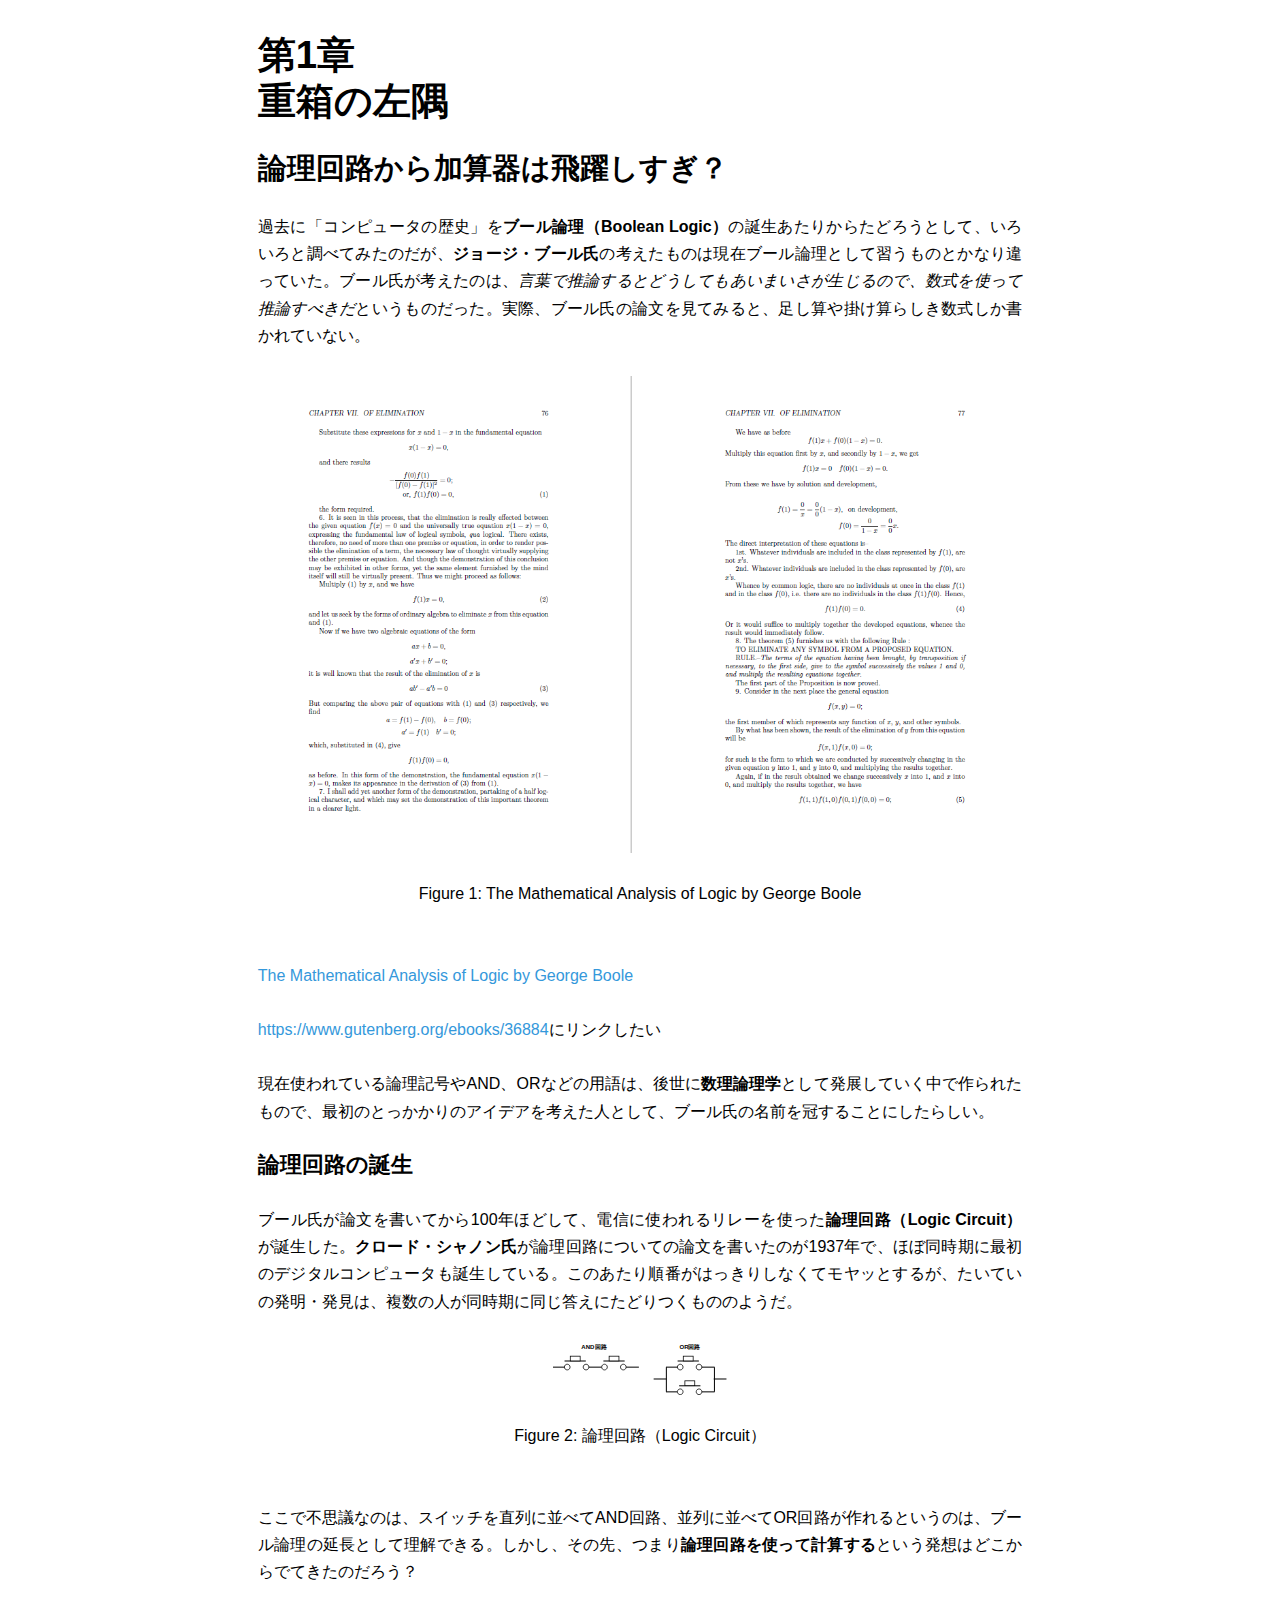
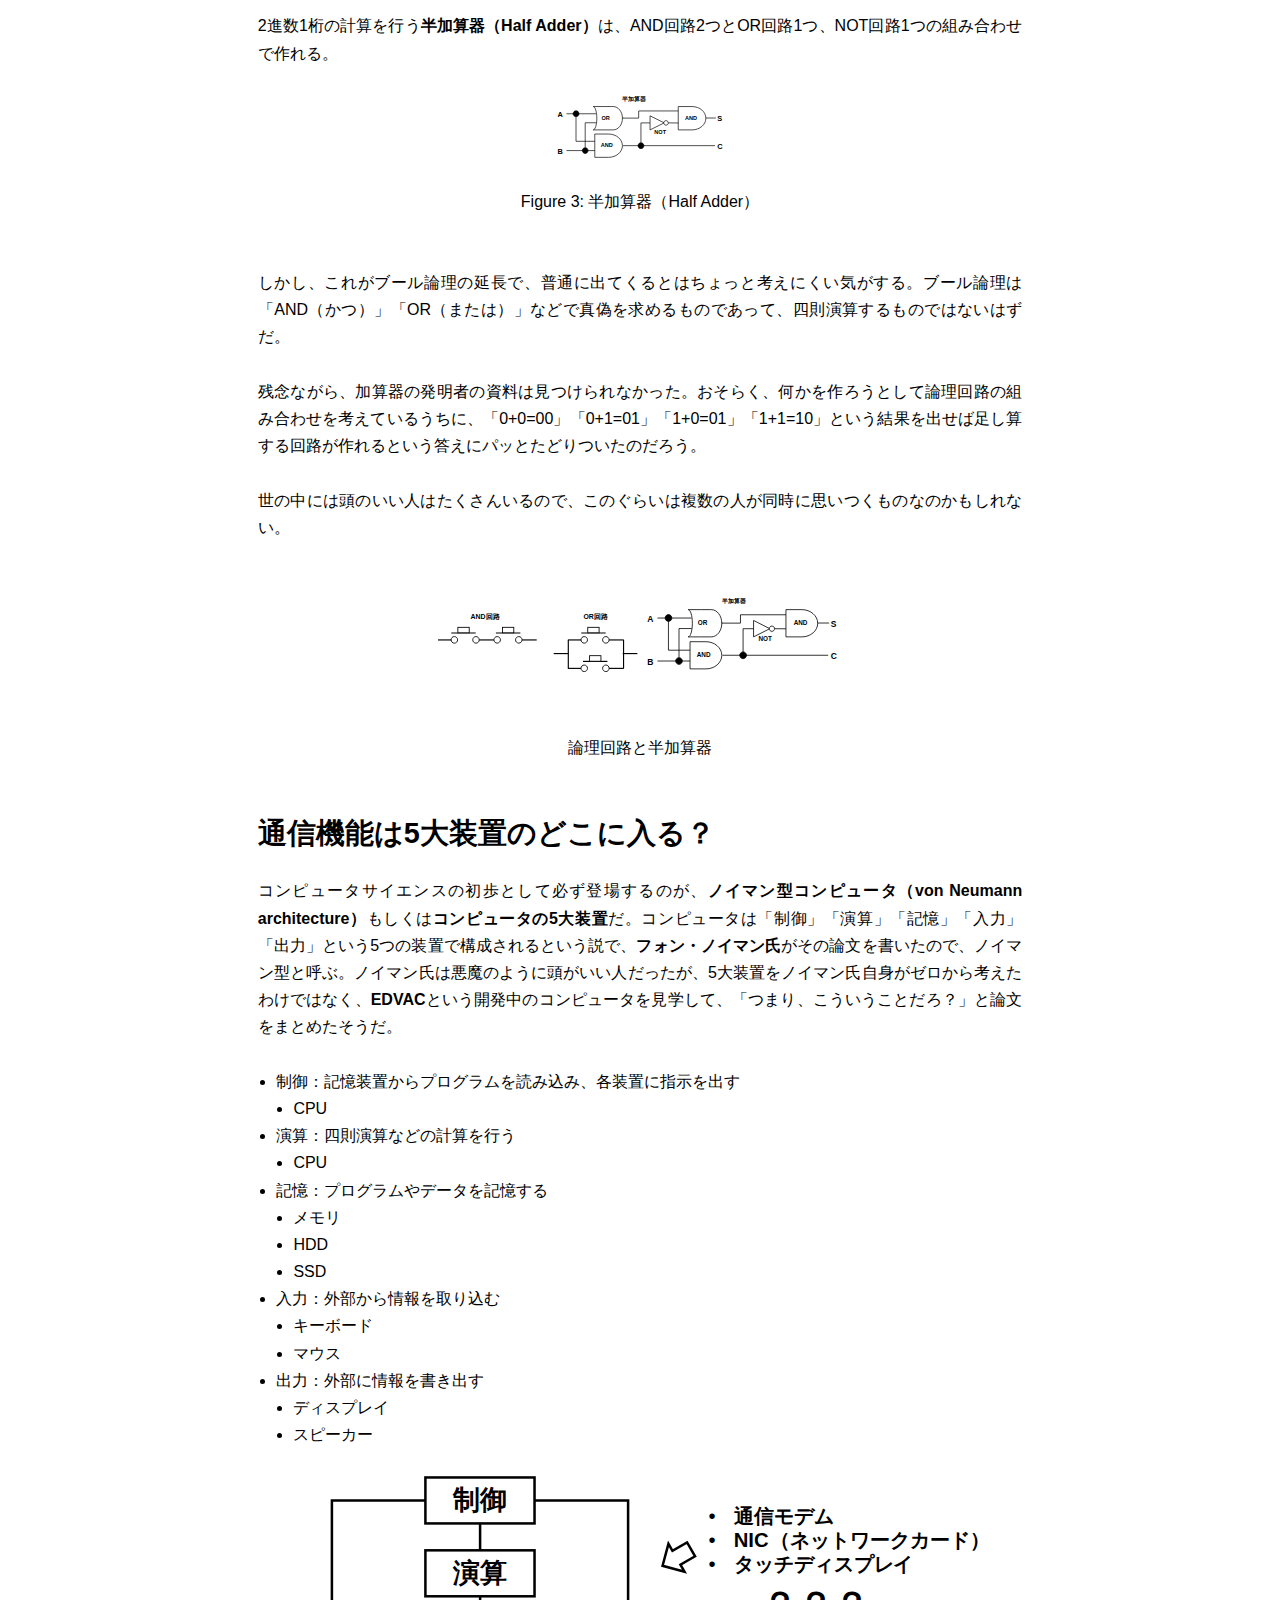
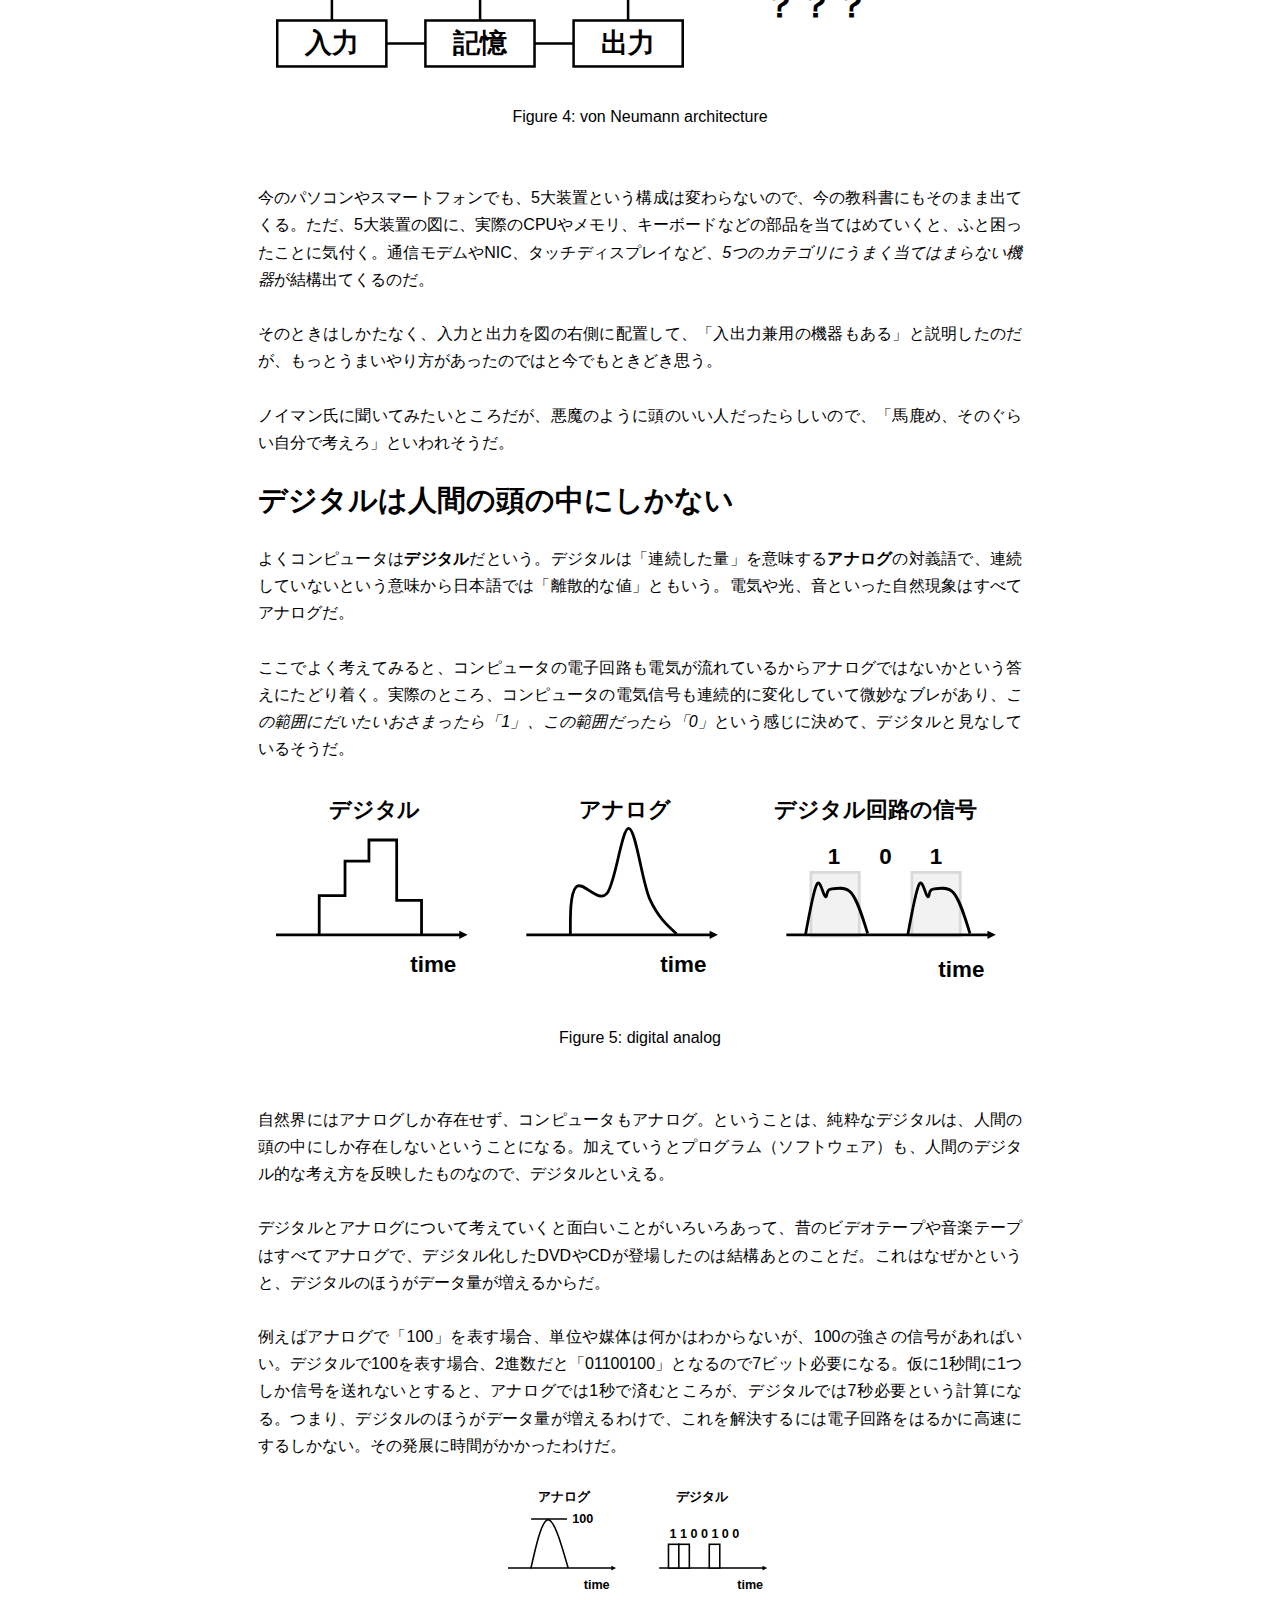
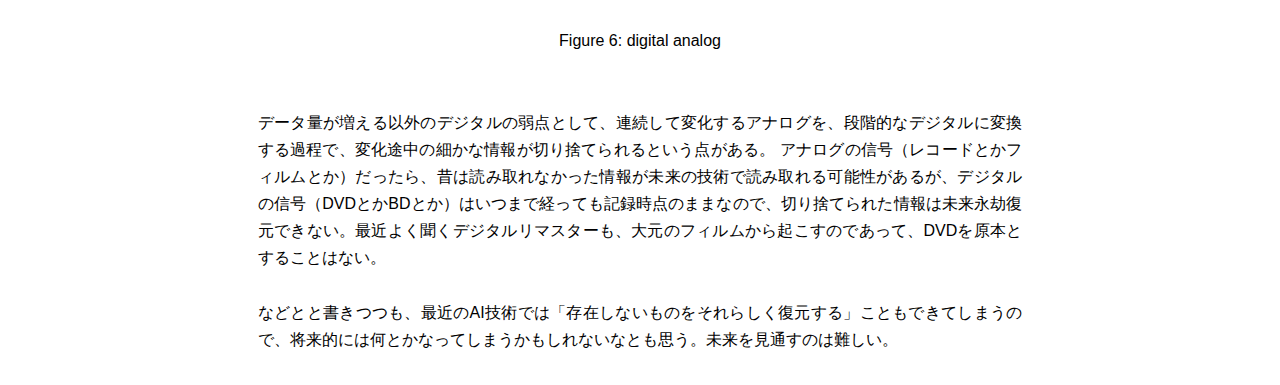
<file: samples/chapter4/theme_test/sample1.html>
<!doctype html>
<html>
  <head>
    <meta charset="utf-8">
    <title>第1章&#x3C;br>重箱の左隅</title>
    <meta name="viewport" content="width=device-width, initial-scale=1">
    <link rel="stylesheet" href="themes/packages/@vivliostyle/theme-techbook/theme.css">
  </head>
  <body>
    <section class="level1" aria-labelledby="h1_1">
      <h1 id="h1_1">第1章<br>重箱の左隅</h1>
      <section class="level2" aria-labelledby="h2_1">
        <h2 id="h2_1">論理回路から加算器は飛躍しすぎ？</h2>
        <p>過去に「コンピュータの歴史」を<strong>ブール論理（Boolean Logic）</strong>の誕生あたりからたどろうとして、いろいろと調べてみたのだが、<strong>ジョージ・ブール氏</strong>の考えたものは現在ブール論理として習うものとかなり違っていた。ブール氏が考えたのは、<em>言葉で推論するとどうしてもあいまいさが生じるので、数式を使って推論すべきだ</em>というものだった。実際、ブール氏の論文を見てみると、足し算や掛け算らしき数式しか書かれていない。</p>
        <figure>
          <img src="img/img1-bool.png" alt="The Mathematical Analysis of Logic by George Boole" class="float-bottom">
          <figcaption aria-hidden="true">The Mathematical Analysis of Logic by George Boole</figcaption>
        </figure>
        <p><a href="https://www.gutenberg.org/ebooks/36884">The Mathematical Analysis of Logic by George Boole</a></p>
        <p><a href="https://www.gutenberg.org/ebooks/36884">https://www.gutenberg.org/ebooks/36884</a>にリンクしたい</p>
        <p>現在使われている論理記号やAND、ORなどの用語は、後世に<strong>数理論理学</strong>として発展していく中で作られたもので、最初のとっかかりのアイデアを考えた人として、ブール氏の名前を冠することにしたらしい。</p>
        <section class="level3" aria-labelledby="論理回路の誕生">
          <h3 id="論理回路の誕生">論理回路の誕生</h3>
          <p>ブール氏が論文を書いてから100年ほどして、電信に使われるリレーを使った<strong>論理回路（Logic Circuit）</strong>が誕生した。<strong>クロード・シャノン氏</strong>が論理回路についての論文を書いたのが1937年で、ほぼ同時期に最初のデジタルコンピュータも誕生している。このあたり順番がはっきりしなくてモヤッとするが、たいていの発明・発見は、複数の人が同時期に同じ答えにたどりつくもののようだ。</p>
          <figure>
            <img src="img/img2-logic.svg" alt="論理回路（Logic Circuit）" width="210" class="float-right">
            <figcaption aria-hidden="true">論理回路（Logic Circuit）</figcaption>
          </figure>
          <p>ここで不思議なのは、スイッチを直列に並べてAND回路、並列に並べてOR回路が作れるというのは、ブール論理の延長として理解できる。しかし、その先、つまり<strong>論理回路を使って計算する</strong>という発想はどこからでてきたのだろう？</p>
          <p>2進数1桁の計算を行う<strong>半加算器（Half Adder）</strong>は、AND回路2つとOR回路1つ、NOT回路1つの組み合わせで作れる。</p>
          <figure>
            <img src="img/img3-adder.svg" alt="半加算器（Half Adder）" width="210" class="float-right">
            <figcaption aria-hidden="true">半加算器（Half Adder）</figcaption>
          </figure><!-- この![LWアイコン](img/icon.png){height=20}アイコンはインライン -->
          <p>しかし、これがブール論理の延長で、普通に出てくるとはちょっと考えにくい気がする。ブール論理は「AND（かつ）」「OR（または）」などで真偽を求めるものであって、四則演算するものではないはずだ。</p>
          <p>残念ながら、加算器の発明者の資料は見つけられなかった。おそらく、何かを作ろうとして論理回路の組み合わせを考えているうちに、「0+0=00」「0+1=01」「1+0=01」「1+1=10」という結果を出せば足し算する回路が作れるという答えにパッとたどりついたのだろう。</p>
          <p>世の中には頭のいい人はたくさんいるので、このぐらいは複数の人が同時に思いつくものなのかもしれない。</p>
          <figure>
            <p>
              <img src="img/img2-logic.svg" alt="論理回路（Logic Circuit）" width="200">
              <img src="img/img3-adder.svg" alt="半加算器（Half Adder）" width="200">
            </p>
            <figcaption>論理回路と半加算器</figcaption>
          </figure>
        </section>
      </section>
      <section class="level2" aria-labelledby="h2_2">
        <h2 id="h2_2">通信機能は5大装置のどこに入る？</h2>
        <p>コンピュータサイエンスの初歩として必ず登場するのが、<strong>ノイマン型コンピュータ（von Neumann architecture）</strong>もしくは<strong>コンピュータの5大装置</strong>だ。コンピュータは「制御」「演算」「記憶」「入力」「出力」という5つの装置で構成されるという説で、<strong>フォン・ノイマン氏</strong>がその論文を書いたので、ノイマン型と呼ぶ。ノイマン氏は悪魔のように頭がいい人だったが、5大装置をノイマン氏自身がゼロから考えたわけではなく、<strong>EDVAC</strong>という開発中のコンピュータを見学して、「つまり、こういうことだろ？」と論文をまとめたそうだ。</p>
        <ul>
          <li>制御：記憶装置からプログラムを読み込み、各装置に指示を出す
            <ul>
              <li>CPU</li>
            </ul>
          </li>
          <li>演算：四則演算などの計算を行う
            <ul>
              <li>CPU</li>
            </ul>
          </li>
          <li>記憶：プログラムやデータを記憶する
            <ul>
              <li>メモリ</li>
              <li>HDD</li>
              <li>SSD</li>
            </ul>
          </li>
          <li>入力：外部から情報を取り込む
            <ul>
              <li>キーボード</li>
              <li>マウス</li>
            </ul>
          </li>
          <li>出力：外部に情報を書き出す
            <ul>
              <li>ディスプレイ</li>
              <li>スピーカー</li>
            </ul>
          </li>
        </ul>
        <figure>
          <img src="img/img4-neumann.svg" alt="von Neumann architecture" class="float-bottom">
          <figcaption aria-hidden="true">von Neumann architecture</figcaption>
        </figure>
        <p>今のパソコンやスマートフォンでも、5大装置という構成は変わらないので、今の教科書にもそのまま出てくる。ただ、5大装置の図に、実際のCPUやメモリ、キーボードなどの部品を当てはめていくと、ふと困ったことに気付く。通信モデムやNIC、タッチディスプレイなど、<em>5つのカテゴリにうまく当てはまらない機器</em>が結構出てくるのだ。</p>
        <p>そのときはしかたなく、入力と出力を図の右側に配置して、「入出力兼用の機器もある」と説明したのだが、もっとうまいやり方があったのではと今でもときどき思う。</p>
        <p>ノイマン氏に聞いてみたいところだが、悪魔のように頭のいい人だったらしいので、「馬鹿め、そのぐらい自分で考えろ」といわれそうだ。</p>
      </section>
      <section class="level2" aria-labelledby="h2_3">
        <h2 id="h2_3">デジタルは人間の頭の中にしかない</h2>
        <p>よくコンピュータは<strong>デジタル</strong>だという。デジタルは「連続した量」を意味する<strong>アナログ</strong>の対義語で、連続していないという意味から日本語では「離散的な値」ともいう。電気や光、音といった自然現象はすべてアナログだ。</p>
        <p>ここでよく考えてみると、コンピュータの電子回路も電気が流れているからアナログではないかという答えにたどり着く。実際のところ、コンピュータの電気信号も連続的に変化していて微妙なブレがあり、<em>この範囲にだいたいおさまったら「1」、この範囲だったら「0」</em>という感じに決めて、デジタルと見なしているそうだ。</p>
        <figure>
          <img src="img/img5-digital.svg" alt="digital analog" class="float-bottom">
          <figcaption aria-hidden="true">digital analog</figcaption>
        </figure>
        <p>自然界にはアナログしか存在せず、コンピュータもアナログ。ということは、純粋なデジタルは、人間の頭の中にしか存在しないということになる。加えていうとプログラム（ソフトウェア）も、人間のデジタル的な考え方を反映したものなので、デジタルといえる。</p>
        <p>デジタルとアナログについて考えていくと面白いことがいろいろあって、昔のビデオテープや音楽テープはすべてアナログで、デジタル化したDVDやCDが登場したのは結構あとのことだ。これはなぜかというと、デジタルのほうがデータ量が増えるからだ。</p>
        <p>例えばアナログで「100」を表す場合、単位や媒体は何かはわからないが、100の強さの信号があればいい。デジタルで100を表す場合、2進数だと「01100100」となるので7ビット必要になる。仮に1秒間に1つしか信号を送れないとすると、アナログでは1秒で済むところが、デジタルでは7秒必要という計算になる。つまり、デジタルのほうがデータ量が増えるわけで、これを解決するには電子回路をはるかに高速にするしかない。その発展に時間がかかったわけだ。</p>
        <figure>
          <img src="img/img6-digital2.svg" alt="digital analog" width="300" class="float-bottom">
          <figcaption aria-hidden="true">digital analog</figcaption>
        </figure>
        <p>
          データ量が増える以外のデジタルの弱点として、連続して変化するアナログを、段階的なデジタルに変換する過程で、変化途中の細かな情報が切り捨てられるという点がある。
          アナログの信号（レコードとかフィルムとか）だったら、昔は読み取れなかった情報が未来の技術で読み取れる可能性があるが、デジタルの信号（DVDとかBDとか）はいつまで経っても記録時点のままなので、切り捨てられた情報は未来永劫復元できない。最近よく聞くデジタルリマスターも、大元のフィルムから起こすのであって、DVDを原本とすることはない。
        </p>
        <p>などとと書きつつも、最近のAI技術では「存在しないものをそれらしく復元する」こともできてしまうので、将来的には何とかなってしまうかもしれないなとも思う。未来を見通すのは難しい。</p>
      </section>
    </section>
  </body>
</html>
</file>
<file: samples/chapter4/css/sample1.css>
@charset "utf-8";
@import url("https://fonts.googleapis.com/css2?family=Noto+Sans+JP:wght@400;700&display=swap");

* {
  box-sizing: border-box;
}

@page {
  size: A5;
  font-size: 10Q;
  @bottom-center {
    content: counter(page);
  }
}
@page: left {
  margin-block: 15mm;
  margin-inline: 16mm 18.25mm;
}
@page: right {
  margin-block: 15mm;
  margin-inline: 18.25mm 16mm;
}
@page: nth(1) {
  margin: 0;
  background-color: #dddddd;
  background-image: url("data:image/svg+xml,%3Csvg xmlns='http://www.w3.org/2000/svg' width='192' height='192' viewBox='0 0 192 192'%3E%3Cpath fill='%23999999' fill-opacity='0.4' d='M192 15v2a11 11 0 0 0-11 11c0 1.94 1.16 4.75 2.53 6.11l2.36 2.36a6.93 6.93 0 0 1 1.22 7.56l-.43.84a8.08 8.08 0 0 1-6.66 4.13H145v35.02a6.1 6.1 0 0 0 3.03 4.87l.84.43c1.58.79 4 .4 5.24-.85l2.36-2.36a12.04 12.04 0 0 1 7.51-3.11 13 13 0 1 1 .02 26 12 12 0 0 1-7.53-3.11l-2.36-2.36a4.93 4.93 0 0 0-5.24-.85l-.84.43a6.1 6.1 0 0 0-3.03 4.87V143h35.02a8.08 8.08 0 0 1 6.66 4.13l.43.84a6.91 6.91 0 0 1-1.22 7.56l-2.36 2.36A10.06 10.06 0 0 0 181 164a11 11 0 0 0 11 11v2a13 13 0 0 1-13-13 12 12 0 0 1 3.11-7.53l2.36-2.36a4.93 4.93 0 0 0 .85-5.24l-.43-.84a6.1 6.1 0 0 0-4.87-3.03H145v35.02a8.08 8.08 0 0 1-4.13 6.66l-.84.43a6.91 6.91 0 0 1-7.56-1.22l-2.36-2.36A10.06 10.06 0 0 0 124 181a11 11 0 0 0-11 11h-2a13 13 0 0 1 13-13c2.47 0 5.79 1.37 7.53 3.11l2.36 2.36a4.94 4.94 0 0 0 5.24.85l.84-.43a6.1 6.1 0 0 0 3.03-4.87V145h-35.02a8.08 8.08 0 0 1-6.66-4.13l-.43-.84a6.91 6.91 0 0 1 1.22-7.56l2.36-2.36A10.06 10.06 0 0 0 107 124a11 11 0 0 0-22 0c0 1.94 1.16 4.75 2.53 6.11l2.36 2.36a6.93 6.93 0 0 1 1.22 7.56l-.43.84a8.08 8.08 0 0 1-6.66 4.13H49v35.02a6.1 6.1 0 0 0 3.03 4.87l.84.43c1.58.79 4 .4 5.24-.85l2.36-2.36a12.04 12.04 0 0 1 7.51-3.11A13 13 0 0 1 81 192h-2a11 11 0 0 0-11-11c-1.94 0-4.75 1.16-6.11 2.53l-2.36 2.36a6.93 6.93 0 0 1-7.56 1.22l-.84-.43a8.08 8.08 0 0 1-4.13-6.66V145H11.98a6.1 6.1 0 0 0-4.87 3.03l-.43.84c-.79 1.58-.4 4 .85 5.24l2.36 2.36a12.04 12.04 0 0 1 3.11 7.51A13 13 0 0 1 0 177v-2a11 11 0 0 0 11-11c0-1.94-1.16-4.75-2.53-6.11l-2.36-2.36a6.93 6.93 0 0 1-1.22-7.56l.43-.84a8.08 8.08 0 0 1 6.66-4.13H47v-35.02a6.1 6.1 0 0 0-3.03-4.87l-.84-.43c-1.59-.8-4-.4-5.24.85l-2.36 2.36A12 12 0 0 1 28 109a13 13 0 1 1 0-26c2.47 0 5.79 1.37 7.53 3.11l2.36 2.36a4.94 4.94 0 0 0 5.24.85l.84-.43A6.1 6.1 0 0 0 47 84.02V49H11.98a8.08 8.08 0 0 1-6.66-4.13l-.43-.84a6.91 6.91 0 0 1 1.22-7.56l2.36-2.36A10.06 10.06 0 0 0 11 28 11 11 0 0 0 0 17v-2a13 13 0 0 1 13 13c0 2.47-1.37 5.79-3.11 7.53l-2.36 2.36a4.94 4.94 0 0 0-.85 5.24l.43.84A6.1 6.1 0 0 0 11.98 47H47V11.98a8.08 8.08 0 0 1 4.13-6.66l.84-.43a6.91 6.91 0 0 1 7.56 1.22l2.36 2.36A10.06 10.06 0 0 0 68 11 11 11 0 0 0 79 0h2a13 13 0 0 1-13 13 12 12 0 0 1-7.53-3.11l-2.36-2.36a4.93 4.93 0 0 0-5.24-.85l-.84.43A6.1 6.1 0 0 0 49 11.98V47h35.02a8.08 8.08 0 0 1 6.66 4.13l.43.84a6.91 6.91 0 0 1-1.22 7.56l-2.36 2.36A10.06 10.06 0 0 0 85 68a11 11 0 0 0 22 0c0-1.94-1.16-4.75-2.53-6.11l-2.36-2.36a6.93 6.93 0 0 1-1.22-7.56l.43-.84a8.08 8.08 0 0 1 6.66-4.13H143V11.98a6.1 6.1 0 0 0-3.03-4.87l-.84-.43c-1.59-.8-4-.4-5.24.85l-2.36 2.36A12 12 0 0 1 124 13a13 13 0 0 1-13-13h2a11 11 0 0 0 11 11c1.94 0 4.75-1.16 6.11-2.53l2.36-2.36a6.93 6.93 0 0 1 7.56-1.22l.84.43a8.08 8.08 0 0 1 4.13 6.66V47h35.02a6.1 6.1 0 0 0 4.87-3.03l.43-.84c.8-1.59.4-4-.85-5.24l-2.36-2.36A12 12 0 0 1 179 28a13 13 0 0 1 13-13zM84.02 143a6.1 6.1 0 0 0 4.87-3.03l.43-.84c.8-1.59.4-4-.85-5.24l-2.36-2.36A12 12 0 0 1 83 124a13 13 0 1 1 26 0c0 2.47-1.37 5.79-3.11 7.53l-2.36 2.36a4.94 4.94 0 0 0-.85 5.24l.43.84a6.1 6.1 0 0 0 4.87 3.03H143v-35.02a8.08 8.08 0 0 1 4.13-6.66l.84-.43a6.91 6.91 0 0 1 7.56 1.22l2.36 2.36A10.06 10.06 0 0 0 164 107a11 11 0 0 0 0-22c-1.94 0-4.75 1.16-6.11 2.53l-2.36 2.36a6.93 6.93 0 0 1-7.56 1.22l-.84-.43a8.08 8.08 0 0 1-4.13-6.66V49h-35.02a6.1 6.1 0 0 0-4.87 3.03l-.43.84c-.79 1.58-.4 4 .85 5.24l2.36 2.36a12.04 12.04 0 0 1 3.11 7.51A13 13 0 1 1 83 68a12 12 0 0 1 3.11-7.53l2.36-2.36a4.93 4.93 0 0 0 .85-5.24l-.43-.84A6.1 6.1 0 0 0 84.02 49H49v35.02a8.08 8.08 0 0 1-4.13 6.66l-.84.43a6.91 6.91 0 0 1-7.56-1.22l-2.36-2.36A10.06 10.06 0 0 0 28 85a11 11 0 0 0 0 22c1.94 0 4.75-1.16 6.11-2.53l2.36-2.36a6.93 6.93 0 0 1 7.56-1.22l.84.43a8.08 8.08 0 0 1 4.13 6.66V143h35.02z'%3E%3C/path%3E%3C/svg%3E");
  @bottom-center {
    content: none;
  }
}

body {
  font-size: 13Q;
  line-height: 24Q;
  font-family: "Noto Sans JP";
  font-weight: 400;
  text-spacing: auto;
  widows: 1;
  orphans: 1;
}

/* 見出し類 */
h1,
h2,
h3,
h4,
h5,
h6 {
  font-feature-settings: "palt";
  text-spacing: none;
}

h1 {
  break-before: recto;
  font-size: 72Q;
  line-height: 100Q;
  margin-block-start: 40mm;
  text-align: center;
  counter-reset: section-counter 0;
}

.subtitle {
  font-size: 24Q;
  text-align: center;
  font-weight: 700;
  margin-block-start: 40mm;
}

h2 {
  break-before: verso;
  font-size: 40Q;
  line-height: 54Q;
  inline-size: 10em;
  block-size: 2lh;
  margin-block: 0 11mm;
}

h2::before {
  content: counter(section-counter);
  color: #999;
  counter-increment: section-counter;

  background-color: #ddd;
  background-image: url("data:image/svg+xml,%3Csvg xmlns='http://www.w3.org/2000/svg' width='192' height='192' viewBox='0 0 192 192'%3E%3Cpath fill='%23999999' fill-opacity='0.4' d='M192 15v2a11 11 0 0 0-11 11c0 1.94 1.16 4.75 2.53 6.11l2.36 2.36a6.93 6.93 0 0 1 1.22 7.56l-.43.84a8.08 8.08 0 0 1-6.66 4.13H145v35.02a6.1 6.1 0 0 0 3.03 4.87l.84.43c1.58.79 4 .4 5.24-.85l2.36-2.36a12.04 12.04 0 0 1 7.51-3.11 13 13 0 1 1 .02 26 12 12 0 0 1-7.53-3.11l-2.36-2.36a4.93 4.93 0 0 0-5.24-.85l-.84.43a6.1 6.1 0 0 0-3.03 4.87V143h35.02a8.08 8.08 0 0 1 6.66 4.13l.43.84a6.91 6.91 0 0 1-1.22 7.56l-2.36 2.36A10.06 10.06 0 0 0 181 164a11 11 0 0 0 11 11v2a13 13 0 0 1-13-13 12 12 0 0 1 3.11-7.53l2.36-2.36a4.93 4.93 0 0 0 .85-5.24l-.43-.84a6.1 6.1 0 0 0-4.87-3.03H145v35.02a8.08 8.08 0 0 1-4.13 6.66l-.84.43a6.91 6.91 0 0 1-7.56-1.22l-2.36-2.36A10.06 10.06 0 0 0 124 181a11 11 0 0 0-11 11h-2a13 13 0 0 1 13-13c2.47 0 5.79 1.37 7.53 3.11l2.36 2.36a4.94 4.94 0 0 0 5.24.85l.84-.43a6.1 6.1 0 0 0 3.03-4.87V145h-35.02a8.08 8.08 0 0 1-6.66-4.13l-.43-.84a6.91 6.91 0 0 1 1.22-7.56l2.36-2.36A10.06 10.06 0 0 0 107 124a11 11 0 0 0-22 0c0 1.94 1.16 4.75 2.53 6.11l2.36 2.36a6.93 6.93 0 0 1 1.22 7.56l-.43.84a8.08 8.08 0 0 1-6.66 4.13H49v35.02a6.1 6.1 0 0 0 3.03 4.87l.84.43c1.58.79 4 .4 5.24-.85l2.36-2.36a12.04 12.04 0 0 1 7.51-3.11A13 13 0 0 1 81 192h-2a11 11 0 0 0-11-11c-1.94 0-4.75 1.16-6.11 2.53l-2.36 2.36a6.93 6.93 0 0 1-7.56 1.22l-.84-.43a8.08 8.08 0 0 1-4.13-6.66V145H11.98a6.1 6.1 0 0 0-4.87 3.03l-.43.84c-.79 1.58-.4 4 .85 5.24l2.36 2.36a12.04 12.04 0 0 1 3.11 7.51A13 13 0 0 1 0 177v-2a11 11 0 0 0 11-11c0-1.94-1.16-4.75-2.53-6.11l-2.36-2.36a6.93 6.93 0 0 1-1.22-7.56l.43-.84a8.08 8.08 0 0 1 6.66-4.13H47v-35.02a6.1 6.1 0 0 0-3.03-4.87l-.84-.43c-1.59-.8-4-.4-5.24.85l-2.36 2.36A12 12 0 0 1 28 109a13 13 0 1 1 0-26c2.47 0 5.79 1.37 7.53 3.11l2.36 2.36a4.94 4.94 0 0 0 5.24.85l.84-.43A6.1 6.1 0 0 0 47 84.02V49H11.98a8.08 8.08 0 0 1-6.66-4.13l-.43-.84a6.91 6.91 0 0 1 1.22-7.56l2.36-2.36A10.06 10.06 0 0 0 11 28 11 11 0 0 0 0 17v-2a13 13 0 0 1 13 13c0 2.47-1.37 5.79-3.11 7.53l-2.36 2.36a4.94 4.94 0 0 0-.85 5.24l.43.84A6.1 6.1 0 0 0 11.98 47H47V11.98a8.08 8.08 0 0 1 4.13-6.66l.84-.43a6.91 6.91 0 0 1 7.56 1.22l2.36 2.36A10.06 10.06 0 0 0 68 11 11 11 0 0 0 79 0h2a13 13 0 0 1-13 13 12 12 0 0 1-7.53-3.11l-2.36-2.36a4.93 4.93 0 0 0-5.24-.85l-.84.43A6.1 6.1 0 0 0 49 11.98V47h35.02a8.08 8.08 0 0 1 6.66 4.13l.43.84a6.91 6.91 0 0 1-1.22 7.56l-2.36 2.36A10.06 10.06 0 0 0 85 68a11 11 0 0 0 22 0c0-1.94-1.16-4.75-2.53-6.11l-2.36-2.36a6.93 6.93 0 0 1-1.22-7.56l.43-.84a8.08 8.08 0 0 1 6.66-4.13H143V11.98a6.1 6.1 0 0 0-3.03-4.87l-.84-.43c-1.59-.8-4-.4-5.24.85l-2.36 2.36A12 12 0 0 1 124 13a13 13 0 0 1-13-13h2a11 11 0 0 0 11 11c1.94 0 4.75-1.16 6.11-2.53l2.36-2.36a6.93 6.93 0 0 1 7.56-1.22l.84.43a8.08 8.08 0 0 1 4.13 6.66V47h35.02a6.1 6.1 0 0 0 4.87-3.03l.43-.84c.8-1.59.4-4-.85-5.24l-2.36-2.36A12 12 0 0 1 179 28a13 13 0 0 1 13-13zM84.02 143a6.1 6.1 0 0 0 4.87-3.03l.43-.84c.8-1.59.4-4-.85-5.24l-2.36-2.36A12 12 0 0 1 83 124a13 13 0 1 1 26 0c0 2.47-1.37 5.79-3.11 7.53l-2.36 2.36a4.94 4.94 0 0 0-.85 5.24l.43.84a6.1 6.1 0 0 0 4.87 3.03H143v-35.02a8.08 8.08 0 0 1 4.13-6.66l.84-.43a6.91 6.91 0 0 1 7.56 1.22l2.36 2.36A10.06 10.06 0 0 0 164 107a11 11 0 0 0 0-22c-1.94 0-4.75 1.16-6.11 2.53l-2.36 2.36a6.93 6.93 0 0 1-7.56 1.22l-.84-.43a8.08 8.08 0 0 1-4.13-6.66V49h-35.02a6.1 6.1 0 0 0-4.87 3.03l-.43.84c-.79 1.58-.4 4 .85 5.24l2.36 2.36a12.04 12.04 0 0 1 3.11 7.51A13 13 0 1 1 83 68a12 12 0 0 1 3.11-7.53l2.36-2.36a4.93 4.93 0 0 0 .85-5.24l-.43-.84A6.1 6.1 0 0 0 84.02 49H49v35.02a8.08 8.08 0 0 1-4.13 6.66l-.84.43a6.91 6.91 0 0 1-7.56-1.22l-2.36-2.36A10.06 10.06 0 0 0 28 85a11 11 0 0 0 0 22c1.94 0 4.75-1.16 6.11-2.53l2.36-2.36a6.93 6.93 0 0 1 7.56-1.22l.84.43a8.08 8.08 0 0 1 4.13 6.66V143h35.02z'%3E%3C/path%3E%3C/svg%3E");
  font-size: 180Q;
  line-height: 1em;
  inline-size: 37mm;
  block-size: 47mm;
  padding-inline-start: 4mm;
  border-end-end-radius: 50%;
  position: absolute;
  inset-block-start: -15mm;
  inset-inline-start: -16mm;
  z-index: -1;
}

h3 {
  font-size: 18Q;
  line-height: 24Q;
  margin-block-start: 0.8lh;
  margin-block-end: 0.2lh;
  margin-break: auto;
}

p {
  font-size: 13Q;
  line-height: 24Q;
  text-indent: 1em;
  text-align: justify;
  margin-block: 0;
}

ul,
ol {
  margin-block: 0.5lh;
  margin-inline: 0 2em;
  font-weight: 700;
}

em {
  font-style: normal;
  text-decoration: underline;
  text-decoration-thickness: 0.4em;
  text-decoration-color: #bbb;
  text-underline-offset: -0.1em;
  text-decoration-skip-ink: none;
}

figure {
  margin-block: 4mm;
}
figure.float-right {
  float: inline-end;
  inline-size: 17em;
  margin-block: 2mm;
  margin-inline: 2em 0;
}

img {
  max-inline-size: 100%;
  border: solid 0.5mm #000;
}

img[src$=".svg"] {
  border: none;
}
</file>
<file: samples/chapter4/css/toc.css>
h2::before {
  content: none;
}
#toc a {
  color: #000;
  text-decoration: none;
}
#toc a::after {
  content: leader(dotted) target-counter(attr(href url), page);
  margin-inline-start: 1em;
  text-align: end;
}
</file>
<file: samples/kumihan/css/sample1.css>
@charset "utf-8";
@import url("https://fonts.googleapis.com/css2?family=Noto+Sans+JP:wght@400;700&display=swap");

* {
  box-sizing: border-box;
}

@page {
  size: 148mm 210mm;
  font-size: 10Q;
  @bottom-center {
    content: counter(page);
  }
}
@page: left {
  margin-block: 15mm;
  margin-inline: 16mm 18.25mm;
}
@page: right {
  margin-block: 15mm;
  margin-inline: 18.25mm 16mm;
}
@page: nth(1) {
  margin: 0;
  background-color: #dddddd;
  background-image: url("data:image/svg+xml,%3Csvg xmlns='http://www.w3.org/2000/svg' width='192' height='192' viewBox='0 0 192 192'%3E%3Cpath fill='%23999999' fill-opacity='0.4' d='M192 15v2a11 11 0 0 0-11 11c0 1.94 1.16 4.75 2.53 6.11l2.36 2.36a6.93 6.93 0 0 1 1.22 7.56l-.43.84a8.08 8.08 0 0 1-6.66 4.13H145v35.02a6.1 6.1 0 0 0 3.03 4.87l.84.43c1.58.79 4 .4 5.24-.85l2.36-2.36a12.04 12.04 0 0 1 7.51-3.11 13 13 0 1 1 .02 26 12 12 0 0 1-7.53-3.11l-2.36-2.36a4.93 4.93 0 0 0-5.24-.85l-.84.43a6.1 6.1 0 0 0-3.03 4.87V143h35.02a8.08 8.08 0 0 1 6.66 4.13l.43.84a6.91 6.91 0 0 1-1.22 7.56l-2.36 2.36A10.06 10.06 0 0 0 181 164a11 11 0 0 0 11 11v2a13 13 0 0 1-13-13 12 12 0 0 1 3.11-7.53l2.36-2.36a4.93 4.93 0 0 0 .85-5.24l-.43-.84a6.1 6.1 0 0 0-4.87-3.03H145v35.02a8.08 8.08 0 0 1-4.13 6.66l-.84.43a6.91 6.91 0 0 1-7.56-1.22l-2.36-2.36A10.06 10.06 0 0 0 124 181a11 11 0 0 0-11 11h-2a13 13 0 0 1 13-13c2.47 0 5.79 1.37 7.53 3.11l2.36 2.36a4.94 4.94 0 0 0 5.24.85l.84-.43a6.1 6.1 0 0 0 3.03-4.87V145h-35.02a8.08 8.08 0 0 1-6.66-4.13l-.43-.84a6.91 6.91 0 0 1 1.22-7.56l2.36-2.36A10.06 10.06 0 0 0 107 124a11 11 0 0 0-22 0c0 1.94 1.16 4.75 2.53 6.11l2.36 2.36a6.93 6.93 0 0 1 1.22 7.56l-.43.84a8.08 8.08 0 0 1-6.66 4.13H49v35.02a6.1 6.1 0 0 0 3.03 4.87l.84.43c1.58.79 4 .4 5.24-.85l2.36-2.36a12.04 12.04 0 0 1 7.51-3.11A13 13 0 0 1 81 192h-2a11 11 0 0 0-11-11c-1.94 0-4.75 1.16-6.11 2.53l-2.36 2.36a6.93 6.93 0 0 1-7.56 1.22l-.84-.43a8.08 8.08 0 0 1-4.13-6.66V145H11.98a6.1 6.1 0 0 0-4.87 3.03l-.43.84c-.79 1.58-.4 4 .85 5.24l2.36 2.36a12.04 12.04 0 0 1 3.11 7.51A13 13 0 0 1 0 177v-2a11 11 0 0 0 11-11c0-1.94-1.16-4.75-2.53-6.11l-2.36-2.36a6.93 6.93 0 0 1-1.22-7.56l.43-.84a8.08 8.08 0 0 1 6.66-4.13H47v-35.02a6.1 6.1 0 0 0-3.03-4.87l-.84-.43c-1.59-.8-4-.4-5.24.85l-2.36 2.36A12 12 0 0 1 28 109a13 13 0 1 1 0-26c2.47 0 5.79 1.37 7.53 3.11l2.36 2.36a4.94 4.94 0 0 0 5.24.85l.84-.43A6.1 6.1 0 0 0 47 84.02V49H11.98a8.08 8.08 0 0 1-6.66-4.13l-.43-.84a6.91 6.91 0 0 1 1.22-7.56l2.36-2.36A10.06 10.06 0 0 0 11 28 11 11 0 0 0 0 17v-2a13 13 0 0 1 13 13c0 2.47-1.37 5.79-3.11 7.53l-2.36 2.36a4.94 4.94 0 0 0-.85 5.24l.43.84A6.1 6.1 0 0 0 11.98 47H47V11.98a8.08 8.08 0 0 1 4.13-6.66l.84-.43a6.91 6.91 0 0 1 7.56 1.22l2.36 2.36A10.06 10.06 0 0 0 68 11 11 11 0 0 0 79 0h2a13 13 0 0 1-13 13 12 12 0 0 1-7.53-3.11l-2.36-2.36a4.93 4.93 0 0 0-5.24-.85l-.84.43A6.1 6.1 0 0 0 49 11.98V47h35.02a8.08 8.08 0 0 1 6.66 4.13l.43.84a6.91 6.91 0 0 1-1.22 7.56l-2.36 2.36A10.06 10.06 0 0 0 85 68a11 11 0 0 0 22 0c0-1.94-1.16-4.75-2.53-6.11l-2.36-2.36a6.93 6.93 0 0 1-1.22-7.56l.43-.84a8.08 8.08 0 0 1 6.66-4.13H143V11.98a6.1 6.1 0 0 0-3.03-4.87l-.84-.43c-1.59-.8-4-.4-5.24.85l-2.36 2.36A12 12 0 0 1 124 13a13 13 0 0 1-13-13h2a11 11 0 0 0 11 11c1.94 0 4.75-1.16 6.11-2.53l2.36-2.36a6.93 6.93 0 0 1 7.56-1.22l.84.43a8.08 8.08 0 0 1 4.13 6.66V47h35.02a6.1 6.1 0 0 0 4.87-3.03l.43-.84c.8-1.59.4-4-.85-5.24l-2.36-2.36A12 12 0 0 1 179 28a13 13 0 0 1 13-13zM84.02 143a6.1 6.1 0 0 0 4.87-3.03l.43-.84c.8-1.59.4-4-.85-5.24l-2.36-2.36A12 12 0 0 1 83 124a13 13 0 1 1 26 0c0 2.47-1.37 5.79-3.11 7.53l-2.36 2.36a4.94 4.94 0 0 0-.85 5.24l.43.84a6.1 6.1 0 0 0 4.87 3.03H143v-35.02a8.08 8.08 0 0 1 4.13-6.66l.84-.43a6.91 6.91 0 0 1 7.56 1.22l2.36 2.36A10.06 10.06 0 0 0 164 107a11 11 0 0 0 0-22c-1.94 0-4.75 1.16-6.11 2.53l-2.36 2.36a6.93 6.93 0 0 1-7.56 1.22l-.84-.43a8.08 8.08 0 0 1-4.13-6.66V49h-35.02a6.1 6.1 0 0 0-4.87 3.03l-.43.84c-.79 1.58-.4 4 .85 5.24l2.36 2.36a12.04 12.04 0 0 1 3.11 7.51A13 13 0 1 1 83 68a12 12 0 0 1 3.11-7.53l2.36-2.36a4.93 4.93 0 0 0 .85-5.24l-.43-.84A6.1 6.1 0 0 0 84.02 49H49v35.02a8.08 8.08 0 0 1-4.13 6.66l-.84.43a6.91 6.91 0 0 1-7.56-1.22l-2.36-2.36A10.06 10.06 0 0 0 28 85a11 11 0 0 0 0 22c1.94 0 4.75-1.16 6.11-2.53l2.36-2.36a6.93 6.93 0 0 1 7.56-1.22l.84.43a8.08 8.08 0 0 1 4.13 6.66V143h35.02z'%3E%3C/path%3E%3C/svg%3E");
  @bottom-center {
    content: none;
  }
}

:root {
  font-size: 13Q;
  line-height: 24Q;
  font-family: "Noto Sans JP"; /*←フォントファミリーの指定*/
  font-weight: 400; /*←太さの指定*/
  text-spacing: auto;
  widows: 1;
  orphans: 1;
}

/* 見出し類 */
h1,
h2,
h3,
h4,
h5,
h6 {
  font-feature-settings: "palt";
  text-spacing: none;
}

h1 {
  font-size: 72Q;
  line-height: 100Q;
  margin-block-start: 40mm;
  text-align: center;
  counter-reset: section-counter 0;
}

.subtitle {
  font-size: 24Q;
  text-align: center;
  font-weight: 700;
  margin-block-start: 40mm;
}

h2 {
  break-before: verso;
  font-size: 40Q;
  line-height: 54Q;
  inline-size: 10em;
  block-size: 2lh;
  margin-block: 0 11mm;
}

h2::before {
  content: counter(section-counter);
  counter-increment: section-counter;
  color: #999;

  background-color: #ddd;
  background-image: url("data:image/svg+xml,%3Csvg xmlns='http://www.w3.org/2000/svg' width='192' height='192' viewBox='0 0 192 192'%3E%3Cpath fill='%23999999' fill-opacity='0.4' d='M192 15v2a11 11 0 0 0-11 11c0 1.94 1.16 4.75 2.53 6.11l2.36 2.36a6.93 6.93 0 0 1 1.22 7.56l-.43.84a8.08 8.08 0 0 1-6.66 4.13H145v35.02a6.1 6.1 0 0 0 3.03 4.87l.84.43c1.58.79 4 .4 5.24-.85l2.36-2.36a12.04 12.04 0 0 1 7.51-3.11 13 13 0 1 1 .02 26 12 12 0 0 1-7.53-3.11l-2.36-2.36a4.93 4.93 0 0 0-5.24-.85l-.84.43a6.1 6.1 0 0 0-3.03 4.87V143h35.02a8.08 8.08 0 0 1 6.66 4.13l.43.84a6.91 6.91 0 0 1-1.22 7.56l-2.36 2.36A10.06 10.06 0 0 0 181 164a11 11 0 0 0 11 11v2a13 13 0 0 1-13-13 12 12 0 0 1 3.11-7.53l2.36-2.36a4.93 4.93 0 0 0 .85-5.24l-.43-.84a6.1 6.1 0 0 0-4.87-3.03H145v35.02a8.08 8.08 0 0 1-4.13 6.66l-.84.43a6.91 6.91 0 0 1-7.56-1.22l-2.36-2.36A10.06 10.06 0 0 0 124 181a11 11 0 0 0-11 11h-2a13 13 0 0 1 13-13c2.47 0 5.79 1.37 7.53 3.11l2.36 2.36a4.94 4.94 0 0 0 5.24.85l.84-.43a6.1 6.1 0 0 0 3.03-4.87V145h-35.02a8.08 8.08 0 0 1-6.66-4.13l-.43-.84a6.91 6.91 0 0 1 1.22-7.56l2.36-2.36A10.06 10.06 0 0 0 107 124a11 11 0 0 0-22 0c0 1.94 1.16 4.75 2.53 6.11l2.36 2.36a6.93 6.93 0 0 1 1.22 7.56l-.43.84a8.08 8.08 0 0 1-6.66 4.13H49v35.02a6.1 6.1 0 0 0 3.03 4.87l.84.43c1.58.79 4 .4 5.24-.85l2.36-2.36a12.04 12.04 0 0 1 7.51-3.11A13 13 0 0 1 81 192h-2a11 11 0 0 0-11-11c-1.94 0-4.75 1.16-6.11 2.53l-2.36 2.36a6.93 6.93 0 0 1-7.56 1.22l-.84-.43a8.08 8.08 0 0 1-4.13-6.66V145H11.98a6.1 6.1 0 0 0-4.87 3.03l-.43.84c-.79 1.58-.4 4 .85 5.24l2.36 2.36a12.04 12.04 0 0 1 3.11 7.51A13 13 0 0 1 0 177v-2a11 11 0 0 0 11-11c0-1.94-1.16-4.75-2.53-6.11l-2.36-2.36a6.93 6.93 0 0 1-1.22-7.56l.43-.84a8.08 8.08 0 0 1 6.66-4.13H47v-35.02a6.1 6.1 0 0 0-3.03-4.87l-.84-.43c-1.59-.8-4-.4-5.24.85l-2.36 2.36A12 12 0 0 1 28 109a13 13 0 1 1 0-26c2.47 0 5.79 1.37 7.53 3.11l2.36 2.36a4.94 4.94 0 0 0 5.24.85l.84-.43A6.1 6.1 0 0 0 47 84.02V49H11.98a8.08 8.08 0 0 1-6.66-4.13l-.43-.84a6.91 6.91 0 0 1 1.22-7.56l2.36-2.36A10.06 10.06 0 0 0 11 28 11 11 0 0 0 0 17v-2a13 13 0 0 1 13 13c0 2.47-1.37 5.79-3.11 7.53l-2.36 2.36a4.94 4.94 0 0 0-.85 5.24l.43.84A6.1 6.1 0 0 0 11.98 47H47V11.98a8.08 8.08 0 0 1 4.13-6.66l.84-.43a6.91 6.91 0 0 1 7.56 1.22l2.36 2.36A10.06 10.06 0 0 0 68 11 11 11 0 0 0 79 0h2a13 13 0 0 1-13 13 12 12 0 0 1-7.53-3.11l-2.36-2.36a4.93 4.93 0 0 0-5.24-.85l-.84.43A6.1 6.1 0 0 0 49 11.98V47h35.02a8.08 8.08 0 0 1 6.66 4.13l.43.84a6.91 6.91 0 0 1-1.22 7.56l-2.36 2.36A10.06 10.06 0 0 0 85 68a11 11 0 0 0 22 0c0-1.94-1.16-4.75-2.53-6.11l-2.36-2.36a6.93 6.93 0 0 1-1.22-7.56l.43-.84a8.08 8.08 0 0 1 6.66-4.13H143V11.98a6.1 6.1 0 0 0-3.03-4.87l-.84-.43c-1.59-.8-4-.4-5.24.85l-2.36 2.36A12 12 0 0 1 124 13a13 13 0 0 1-13-13h2a11 11 0 0 0 11 11c1.94 0 4.75-1.16 6.11-2.53l2.36-2.36a6.93 6.93 0 0 1 7.56-1.22l.84.43a8.08 8.08 0 0 1 4.13 6.66V47h35.02a6.1 6.1 0 0 0 4.87-3.03l.43-.84c.8-1.59.4-4-.85-5.24l-2.36-2.36A12 12 0 0 1 179 28a13 13 0 0 1 13-13zM84.02 143a6.1 6.1 0 0 0 4.87-3.03l.43-.84c.8-1.59.4-4-.85-5.24l-2.36-2.36A12 12 0 0 1 83 124a13 13 0 1 1 26 0c0 2.47-1.37 5.79-3.11 7.53l-2.36 2.36a4.94 4.94 0 0 0-.85 5.24l.43.84a6.1 6.1 0 0 0 4.87 3.03H143v-35.02a8.08 8.08 0 0 1 4.13-6.66l.84-.43a6.91 6.91 0 0 1 7.56 1.22l2.36 2.36A10.06 10.06 0 0 0 164 107a11 11 0 0 0 0-22c-1.94 0-4.75 1.16-6.11 2.53l-2.36 2.36a6.93 6.93 0 0 1-7.56 1.22l-.84-.43a8.08 8.08 0 0 1-4.13-6.66V49h-35.02a6.1 6.1 0 0 0-4.87 3.03l-.43.84c-.79 1.58-.4 4 .85 5.24l2.36 2.36a12.04 12.04 0 0 1 3.11 7.51A13 13 0 1 1 83 68a12 12 0 0 1 3.11-7.53l2.36-2.36a4.93 4.93 0 0 0 .85-5.24l-.43-.84A6.1 6.1 0 0 0 84.02 49H49v35.02a8.08 8.08 0 0 1-4.13 6.66l-.84.43a6.91 6.91 0 0 1-7.56-1.22l-2.36-2.36A10.06 10.06 0 0 0 28 85a11 11 0 0 0 0 22c1.94 0 4.75-1.16 6.11-2.53l2.36-2.36a6.93 6.93 0 0 1 7.56-1.22l.84.43a8.08 8.08 0 0 1 4.13 6.66V143h35.02z'%3E%3C/path%3E%3C/svg%3E");
  font-size: 180Q;
  line-height: 1em;
  inline-size: 37mm;
  block-size: 47mm;
  padding-inline-start: 4mm;
  border-end-end-radius: 50%;
  position: absolute;
  inset-block-start: -15mm;
  inset-inline-start: -16mm;
  z-index: -1;
}

h3 {
  font-size: 18Q;
  line-height: 24Q;
  margin-block: 0.8lh 0.2lh;
  margin-break: auto;
}

p {
  font-size: 13Q;
  line-height: 24Q;
  text-align: justify;
  text-indent: 1em;
  margin-block: 0;
}

ul,
ol {
  margin-block: 0.5lh;
  font-weight: 700;
}

em {
  font-style: normal;
  text-decoration: underline;
  text-decoration-thickness: 0.4em;
  text-decoration-color: #bbb;
  text-underline-offset: -0.1em;
  text-decoration-skip-ink: none;
}

figure {
  margin-block: 4mm;
  margin-inline: 0;
}

img {
  max-inline-size: 100%;
  border: solid 0.5mm #000;
}

img[src$=".svg"] {
  border: none;
}
</file>
<file: samples/melos/css/sample5x-fukitate.css>
@charset "utf-8";

@import url("https://fonts.googleapis.com/css2?family=Cormorant+Garamond:ital,wght@1,700&family=Noto+Sans+JP:wght@100;300;400;500;700;900&family=Noto+Serif+JP&display=swap");

/*リセット*/
* {
  box-sizing: border-box;
}

@page {
  size: 158mm 210mm;
  margin: 15mm 17.25mm 15mm 17.25mm;
  /* marks: crop cross;
    bleed: 3mm; */
  font-size: 10Q;

  /* ノンブル */
  @bottom-center {
    content: counter(page);
    inline-size: 8mm;
    block-size: 4mm;
    font-size: 12Q;
    text-align: center;
    margin-block-start: 5mm;
    writing-mode: horizontal-tb;
  }
}

:root {
  writing-mode: vertical-rl;
  /* text-orientation: upright; */
  font-size: 20Q;
  line-height: 36Q;
  font-family: "Noto Sans JP", sans-serif;
  orphans: 1;
  widows: 1;
  text-spacing: auto;
}

p {
  text-align: justify;
  text-indent: 1em;
  font-family: "Noto Serif JP", serif;
}

img {
  max-block-size: 95%;
}

p img {
  max-block-size: 15mm;
}

hr.pagebreak {
  break-before: page;
  border: none;
}

.serif {
  text-indent: 0;
  border: solid 0.5mm #000;
  border-radius: 4mm;
  padding-block: 1mm;
  padding-inline: 4mm;
  margin-block: 6mm;
  margin-inline: 0;
  margin-inline-start: 21mm;
  position: relative;
  break-inside: avoid-page;
  font-family: "Noto Sans JP";
}

.hidden-paren {
  display: none;
}

.serif:after {
  content: "";
  position: absolute;
  block-size: 20mm;
  inline-size: 22mm;
  inset-inline-start: -21mm;
  inset-block-start: -4mm;
  border: none;
}

.serif.melos::after {
  background: url(face/fukidashi-tate-shippo.svg), url("face/face_angry_man5.png");
  background-size: 30%, contain;
  background-repeat: no-repeat;
  background-position-y: 110%, 0%;
  background-position-x: 60%, 0%;
}
.serif.melos.pien::after {
  background: url(face/fukidashi-tate-shippo.svg), url("face/pose_pien_uruuru_man.png");
  background-size: 30%, contain;
  background-repeat: no-repeat;
  background-position-y: 110%, 0%;
  background-position-x: 60%, 0%;
}
.serif.melos.aseri::after {
  background: url(face/fukidashi-tate-shippo.svg), url("face/necchusyou_face_boy5.png");
  background-size: 30%, contain;
  background-repeat: no-repeat;
  background-position-y: 110%, 0%;
  background-position-x: 60%, 0%;
}

.serif.king::after {
  background: url(face/fukidashi-tate-shippo.svg), url("face/royal_king_gyokuza.png");
  background-size: 30%, contain;
  background-repeat: no-repeat;
  background-position-y: 110%, 0%;
  background-position-x: 60%, 0%;
}
.serif.oldman::after {
  background: url(face/fukidashi-tate-shippo.svg), url("face/ojiisan_cat.png");
  background-size: 30%, contain;
  background-repeat: no-repeat;
  background-position-y: 110%, 0%;
  background-position-x: 60%, 0%;
}
.serif.pirates::after {
  background: url(face/fukidashi-tate-shippo.svg), url("face/kaizoku_man.png");
  background-size: 30%, contain;
  background-repeat: no-repeat;
  background-position-y: 110%, 0%;
  background-position-x: 60%, 0%;
}
.serif.youngman::after {
  background: url(face/fukidashi-tate-shippo.svg), url("face/youngman_27.png");
  background-size: 30%, contain;
  background-repeat: no-repeat;
  background-position-y: 110%, 0%;
  background-position-x: 60%, 0%;
}
.serif.friend::after {
  background: url(face/fukidashi-tate-shippo.svg), url("face/megane_lloyd_man.png");
  background-size: 30%, contain;
  background-repeat: no-repeat;
  background-position-y: 110%, 0%;
  background-position-x: 60%, 0%;
}

.bibliographical_information p {
  margin-block: 0;
}
</file>
<file: samples/chapter4/theme_test/themes/packages/@vivliostyle/theme-techbook/theme.css>
@import url(../theme-base/theme-all.css);
@import url(../theme-base/css/lib/prism/base.css);
@import url(../theme-base/css/lib/prism/theme-okaidia.css);

/**
 * Theme variables
*/
:root {
  --vs-theme--anchor-color-body: #3498db;
  --vs-theme--blockquote-color-bg: #ecf0f1;
  --vs-theme--blockquote-color-body: #34495e;
  --vs-theme--inline-code-color-bg: #ecf0f1;
  --vs-theme--inline-code-color-body: #34495e;
  --vs-theme--footnote-color-bg-on-screen: #e6f6d7;
  --vs-theme--crossref-anchor-color-bg-on-screen: rgba(255, 0, 0, 0.3);
  --vs-theme--crossref-anchor-color-body-on-screen: #e74c3c;
  --vs-theme--image-resolution-for-figure-image: 300dpi;
  --vs-theme--page-top-left-content: env(pub-title);
  --vs-theme--page-top-right-content: env(doc-title);
  --vs-theme--page-bottom-content: counter(page);
}

:root {
  --vs-font-family: 'Neue Frutiger World', 'Verdana', 'Hiragino Sans',
    sans-serif;
  --vs-font-size-on-print: 75%;
  --vs-line-height: 1.7;
  --vs-widows-orphans: 3;

  --vs--heading-line-height: 1.2;
  --vs--monospace-font-family: Consolas, Monaco, 'Andale Mono', 'Ubuntu Mono',
    monospace;
  --vs--h1-font-size: 2.4em;
  --vs--h2-font-size: 1.8em;
  --vs--h3-font-size: 1.4em;
  --vs--h4-font-size: 1.2em;
  --vs--h5-font-size: 1em;
  --vs--h6-font-size: 0.83em;
  --vs--blockquote-margin-inline: 0;
  --vs--ul-minimum-inline-indent-size: 1rem;
  --vs--table-border-width-block-start: 1px;
  --vs--table-border-width-block-end: 1px;
  --vs--table-border-width-inline-start: 0;
  --vs--table-border-width-inline-end: 0;
  --vs--table-border-width-thead-inner: 1px;
  --vs--table-border-width-tfoot-inner: 1px;
  --vs--table-border-width-column: 0;
  --vs--table-border-width-row: 0.4px;
  --vs--table-cell-padding-inline: 1rem;

  --vs-footnote--area-before-margin-block: calc(var(--vs-spacing-rlh) * 0.25);
  --vs-footnote--area-before-margin-inline: 0 70%;
  --vs-footnote--area-margin-block: var(--vs-spacing-rlh) 0;

  --vs-page--margin-top: 25mm;
  --vs-page--margin-bottom: 25mm;
  --vs-page--margin-inner: 22mm;
  --vs-page--margin-outer: 22mm;

  --vs-prism--inline-code-padding: 0.1em 0.3em;
  --vs-prism--text-shadow: none;
}

blockquote {
  background-color: var(--vs-theme--blockquote-color-bg);
  border-radius: var(--vs-prism--block-code-border-radius);
  color: var(--vs-theme--blockquote-color-body);
  padding: var(--vs-prism--block-code-padding);
}

blockquote > p:first-child {
  margin-block-start: unset;
}

blockquote > p:last-child {
  margin-block-end: unset;
}

/*
 * According to the specification, image-resolution is not applied to vector images,
 * but Vivliostyle applies it to vector images as well.
 * We set image-resolution only for images with raster image extensions.
 * https://docs.vivliostyle.org/#/supported-css-features#css-images-3
 */
figure
  img:is(
    [src$='.png'],
    [src$='.jpg'],
    [src$='.jpeg'],
    [src$='.gif'],
    [src$='.webp'],
    [src$='.apng']
  ) {
  --vs--img-image-resolution: var(
    --vs-theme--image-resolution-for-figure-image
  );
}

/* format for inline code */
:not(pre) > code {
  --vs-prism--background: var(--vs-theme--inline-code-color-bg);
  --vs-prism--color: var(--vs-theme--inline-code-color-body);
}

@media screen {
  :root {
    --vs--anchor-color: var(--vs-theme--anchor-color-body);
    --vs--anchor-text-decoration: none;
    --vs--anchor-text-decoration-on-hover: underline;
  }

  body {
    max-inline-size: 50rem;
    margin: 2rem auto 2rem;
    padding: 0 var(--vs-spacing-inline-indent);
  }

  .footnote {
    display: block;
    background-color: var(--vs-theme--footnote-color-bg-on-screen);
    border-radius: var(--vs-prism--block-code-border-radius);
    margin-block: var(--vs--blockquote-margin-block);
    padding: var(--vs-prism--block-code-padding);
  }

  a[data-ref] {
    color: var(--vs-theme--crossref-anchor-color-body-on-screen);
    background-color: var(--vs-theme--crossref-anchor-color-bg-on-screen);
  }
}

@page :left {
  --vs-page--mbox-content-top-left: var(--vs-theme--page-top-left-content);
  --vs-page--mbox-content-bottom-left: var(--vs-theme--page-bottom-content);
}

@page :right {
  --vs-page--mbox-content-top-right: var(--vs-theme--page-top-right-content);
  --vs-page--mbox-content-bottom-right: var(--vs-theme--page-bottom-content);
}

#toc,
nav[role='doc-toc'] {
  break-before: page;
  font-size: 120%;
}
</file>
